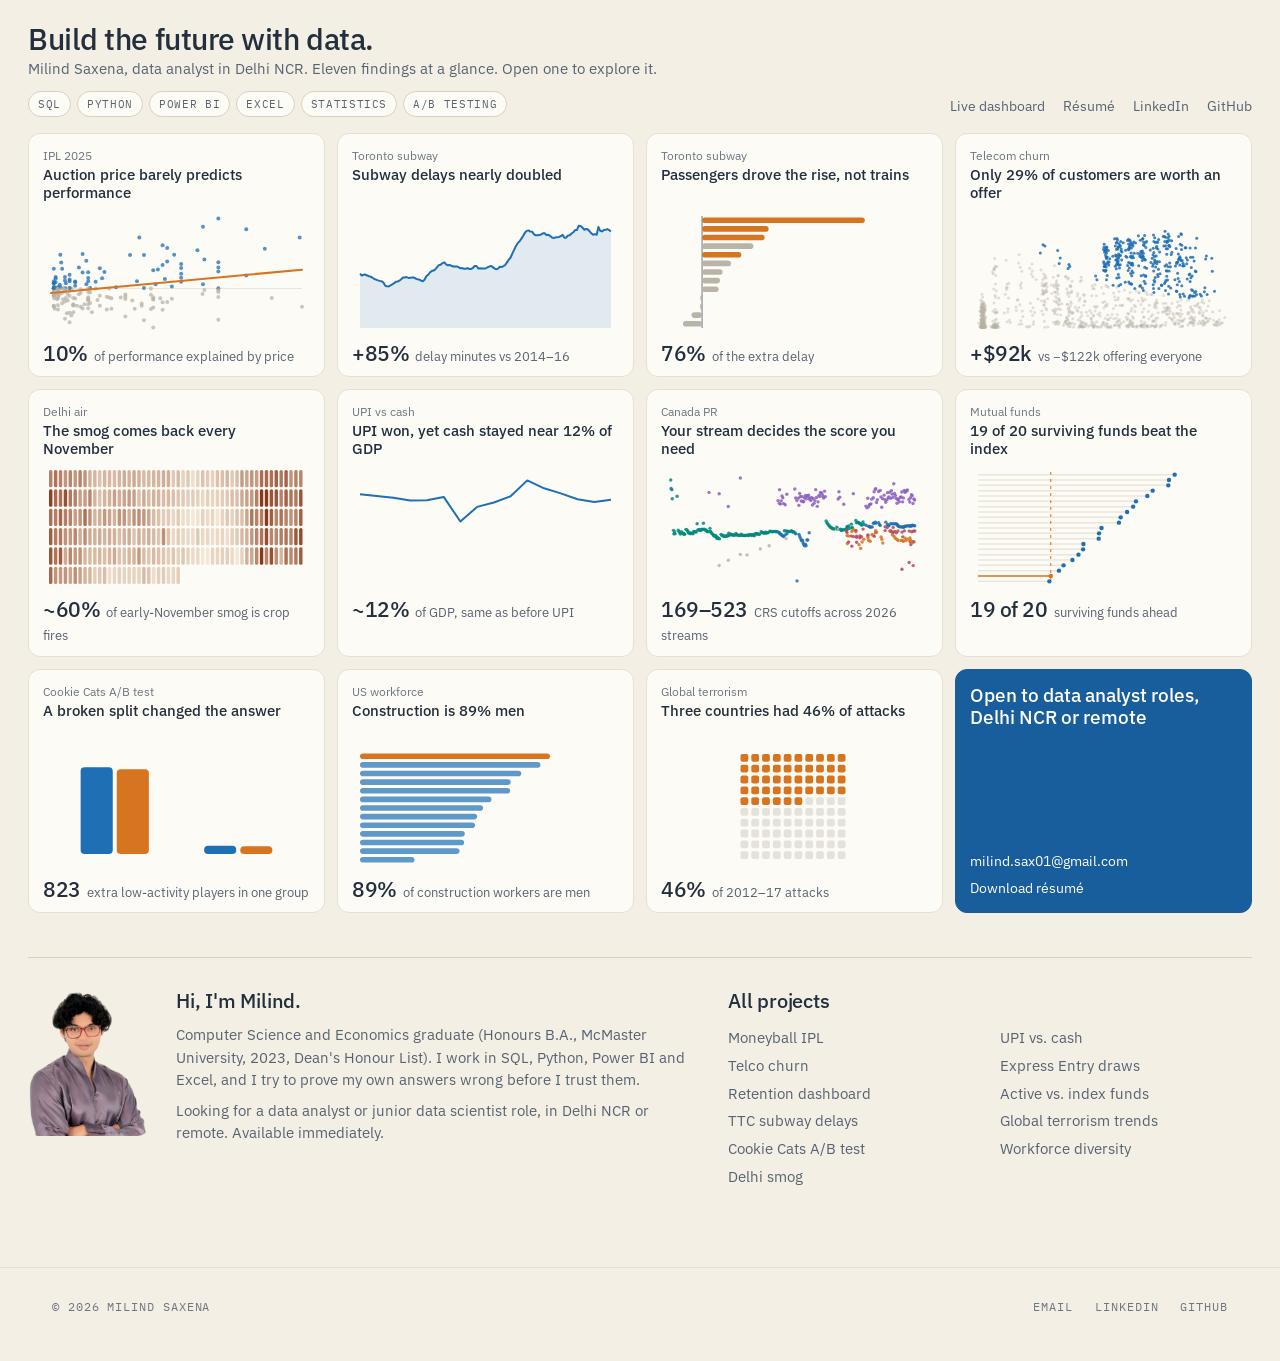
<file: index.html>
<!doctype html>
<html lang="en">
<head>
  <meta charset="utf-8">
  <meta name="viewport" content="width=device-width, initial-scale=1, viewport-fit=cover">
  <title>Milind Saxena · Data Analyst</title>
  <meta name="description" content="Milind Saxena, data analyst in Delhi NCR: SQL, Python and statistics turned into business decisions, from IPL auction value and Delhi's smog to Toronto's subway delays and churn targeting.">
  <meta property="og:title" content="Milind Saxena · Data Analyst">
  <meta property="og:description" content="I turn messy data into business decisions: which IPL buys were worth the money, what really causes Delhi's smog, where Toronto's subway delays come from, and who to send a retention offer.">
  <meta property="og:type" content="website">
  <meta property="og:url" content="https://boredmongoose.github.io/">
  <meta property="og:image" content="https://boredmongoose.github.io/assets/social-preview.png">
  <meta property="og:image:width" content="1200">
  <meta property="og:image:height" content="630">
  <meta property="og:image:alt" content="Milind Saxena, data analyst: I turn messy data into business decisions.">
  <meta name="twitter:card" content="summary_large_image">
  <link rel="canonical" href="https://boredmongoose.github.io/">
  <meta name="theme-color" content="#f3efe5">
  <script type="application/ld+json">{"@context":"https://schema.org","@type":"Person","name":"Milind Saxena","jobTitle":"Data Analyst","url":"https://boredmongoose.github.io/","email":"mailto:milind.sax01@gmail.com","address":{"@type":"PostalAddress","addressLocality":"Ghaziabad","addressRegion":"Delhi NCR","addressCountry":"IN"},"alumniOf":{"@type":"CollegeOrUniversity","name":"McMaster University"},"knowsAbout":["SQL","Python","Power BI","Excel","Statistics","A/B testing","Forecasting"],"sameAs":["https://www.linkedin.com/in/milind-saxena-54399722a","https://github.com/BoredMongoose"]}</script>
  <link rel="icon" href="assets/favicon.svg" type="image/svg+xml">
  <link rel="apple-touch-icon" href="assets/apple-touch-icon.png">
  <link rel="preconnect" href="https://fonts.googleapis.com">
  <link rel="preconnect" href="https://fonts.gstatic.com" crossorigin>
  <link href="https://fonts.googleapis.com/css2?family=IBM+Plex+Mono:wght@400;500&family=IBM+Plex+Sans:wght@400;500;600&display=swap" rel="stylesheet">
  <link rel="stylesheet" href="signal.css?v=5">
</head>
<body>
  <a class="skip-link" href="#work">Skip to the work</a>
  <div class="wall-wrap">
    <header class="top">
      <div>
        <h1>Build the future with data.</h1>
        <p>Milind Saxena, data analyst in Delhi NCR. Eleven findings at a glance. Open one to explore it.</p>
        <ul class="skills" aria-label="Tools"><li>SQL</li><li>Python</li><li>Power BI</li><li>Excel</li><li>Statistics</li><li>A/B testing</li></ul>
      </div>
      <nav aria-label="Main">
        <a href="projects/retention-dashboard.html">Live dashboard</a>
        <a href="assets/Milind_Saxena_Resume.pdf">Résumé</a>
        <a href="https://www.linkedin.com/in/milind-saxena-54399722a">LinkedIn</a>
        <a href="https://github.com/BoredMongoose">GitHub</a>
      </nav>
    </header>

    <main class="wall" id="work" aria-label="Project findings"></main>

    <section class="about" id="about" aria-labelledby="about-title">
      <picture><source srcset="assets/milind.webp" type="image/webp"><img src="assets/milind.png" width="656" height="836" loading="lazy" decoding="async" alt="Milind Saxena"></picture>
      <div>
        <h2 id="about-title">Hi, I'm Milind.</h2>
        <p>Computer Science and Economics graduate (Honours B.A., McMaster University, 2023, Dean's Honour List). I work in SQL, Python, Power BI and Excel, and I try to prove my own answers wrong before I trust them.</p>
        <p>Looking for a data analyst or junior data scientist role, in Delhi NCR or remote. Available immediately.</p>
      </div>
      <nav aria-label="All projects">
        <h2>All projects</h2>
        <ul>
        <li><a href="projects/ipl.html">Moneyball IPL</a></li>
        <li><a href="projects/churn.html">Telco churn</a></li>
        <li><a href="projects/retention-dashboard.html">Retention dashboard</a></li>
        <li><a href="projects/ttc.html">TTC subway delays</a></li>
        <li><a href="projects/ab-test.html">Cookie Cats A/B test</a></li>
        <li><a href="projects/delhi.html">Delhi smog</a></li>
        <li><a href="projects/upi.html">UPI vs. cash</a></li>
        <li><a href="projects/express-entry.html">Express Entry draws</a></li>
        <li><a href="projects/funds.html">Active vs. index funds</a></li>
        <li><a href="projects/terrorism.html">Global terrorism trends</a></li>
        <li><a href="projects/workforce.html">Workforce diversity</a></li>
        </ul>
      </nav>
    </section>
  </div>

  <dialog id="detail" aria-labelledby="detail-title">
    <div class="d-head"><div><small id="detail-tag"></small><h2 id="detail-title"></h2></div><button type="button" id="detail-close" aria-label="Close">×</button></div>
    <div class="d-body">
      <dl class="d-sum">
        <div><dt>The question</dt><dd id="sum-q"></dd></div>
        <div><dt>What I found</dt><dd id="sum-a"></dd></div>
        <div><dt>What I'd do</dt><dd id="sum-rec"></dd></div>
        <div class="d-meta"><dt>Data</dt><dd id="sum-data"></dd><dt>Tools</dt><dd id="sum-tools"></dd></div>
      </dl>
      <div id="detail-chart"></div>
    </div>
    <div class="d-foot"><span id="detail-note"></span><a id="detail-link">Full study →</a></div>
  </dialog>

  <footer class="foot mono"><div class="wrap"><span>© 2026 Milind Saxena</span><span class="links"><a href="mailto:milind.sax01@gmail.com">Email</a><a href="https://www.linkedin.com/in/milind-saxena-54399722a">LinkedIn</a><a href="https://github.com/BoredMongoose">GitHub</a></span></div></footer>

  <script src="assets/chart-data.js?v=1" defer></script>
  <script src="assets/charts.js?v=3" defer></script>
  <script src="assets/home.js?v=6" defer></script>
</body>
</html>
</file>
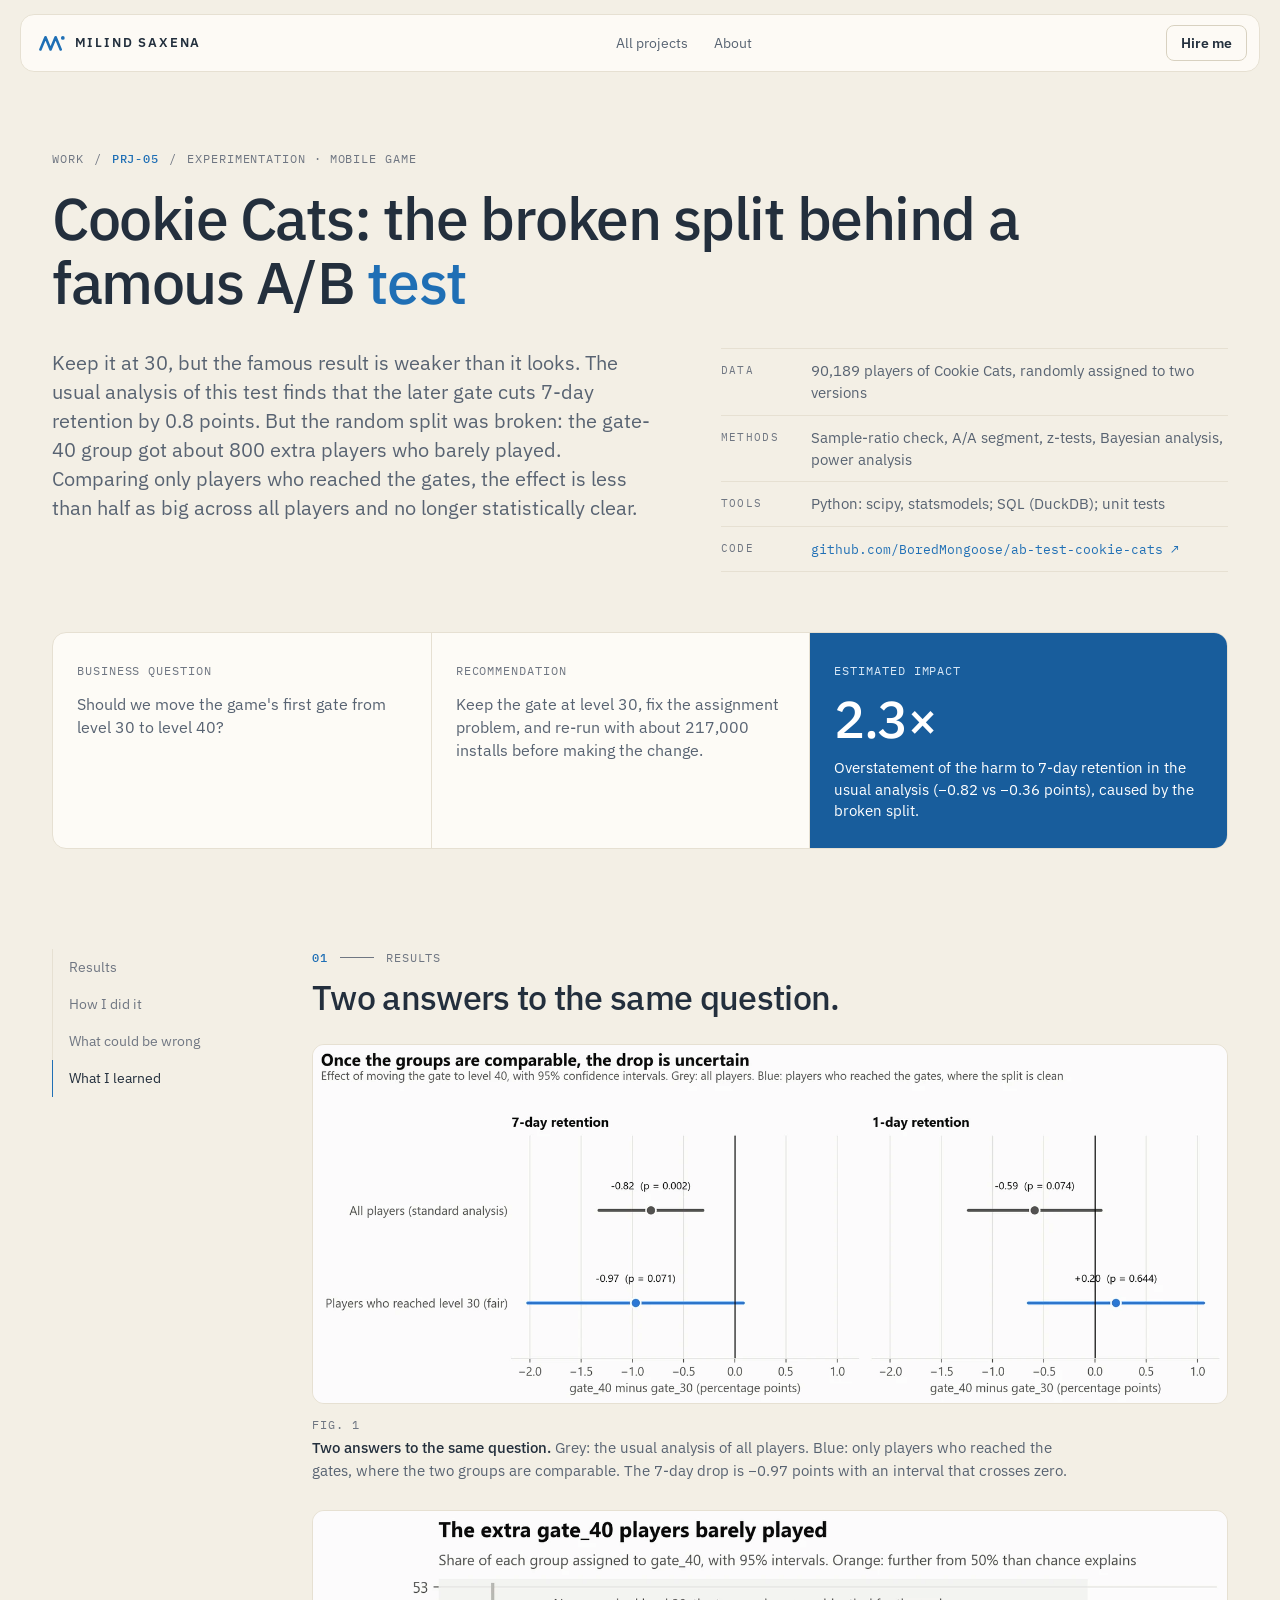
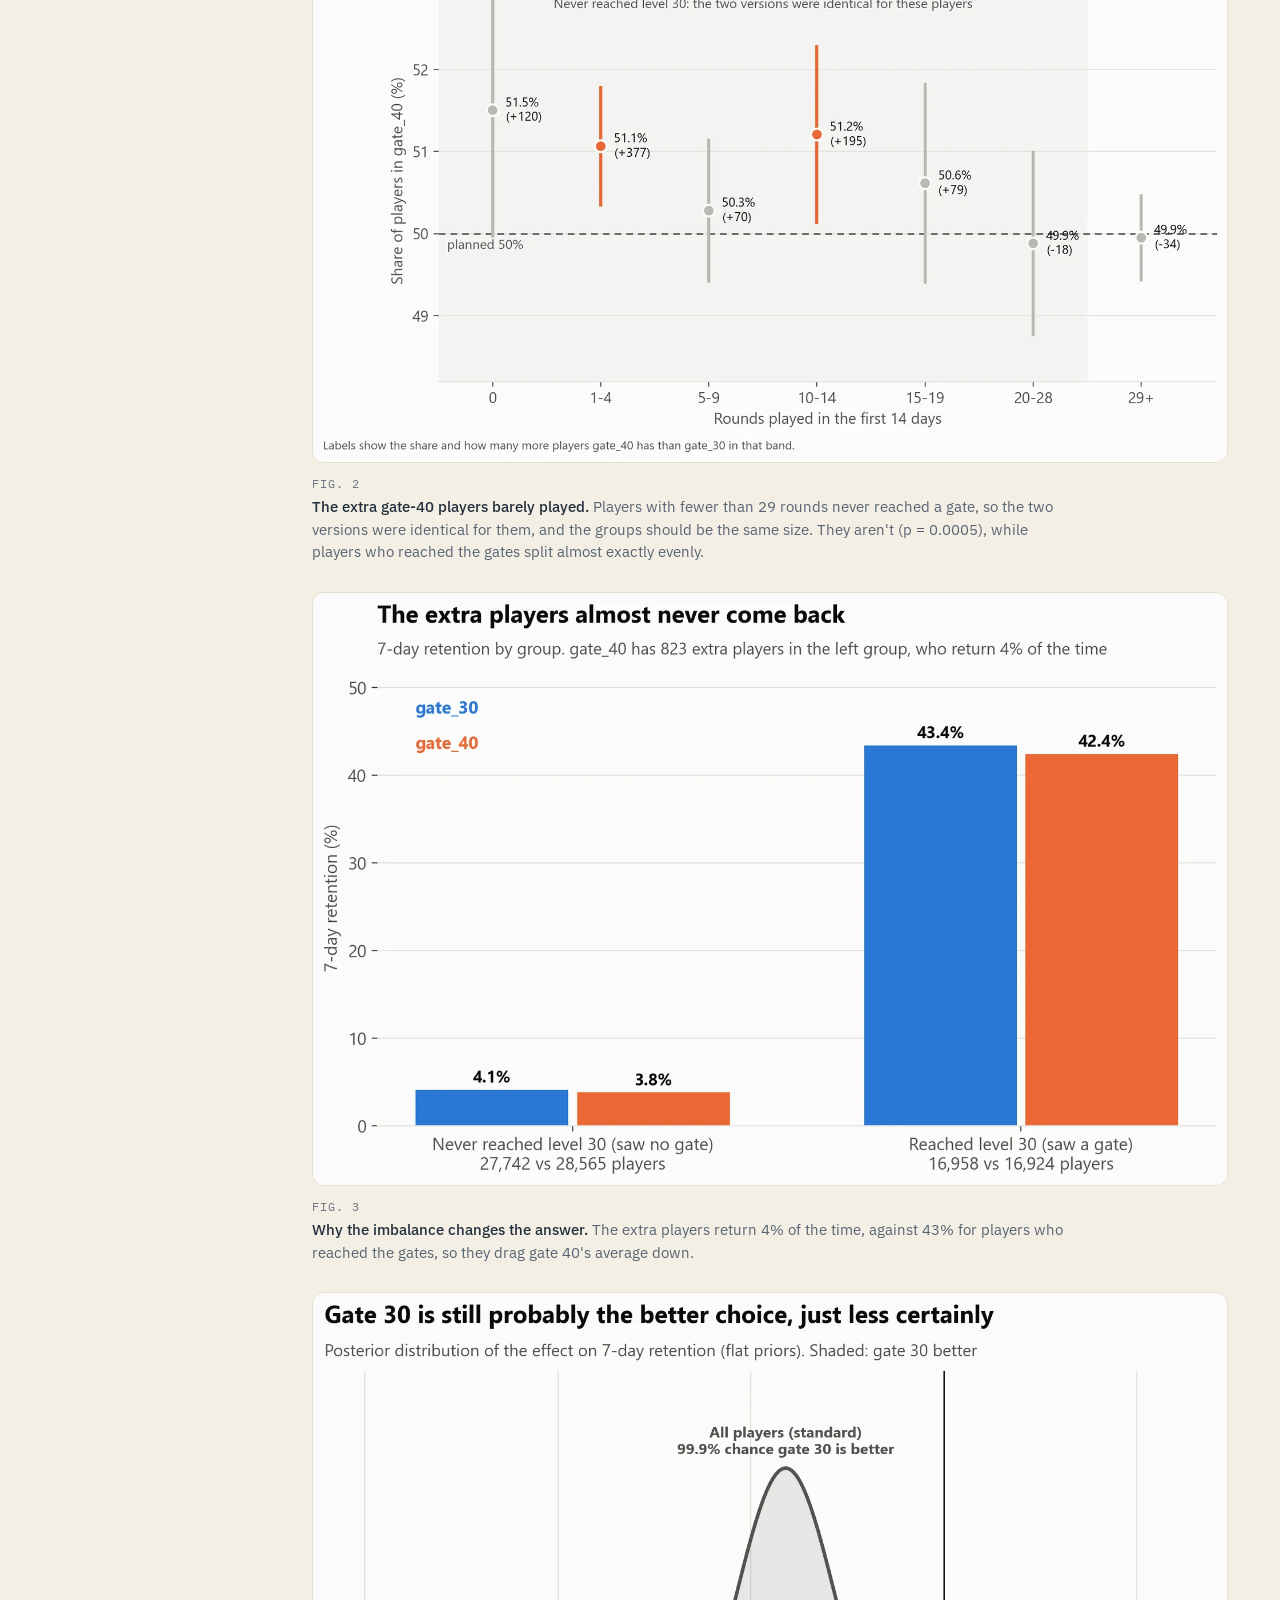
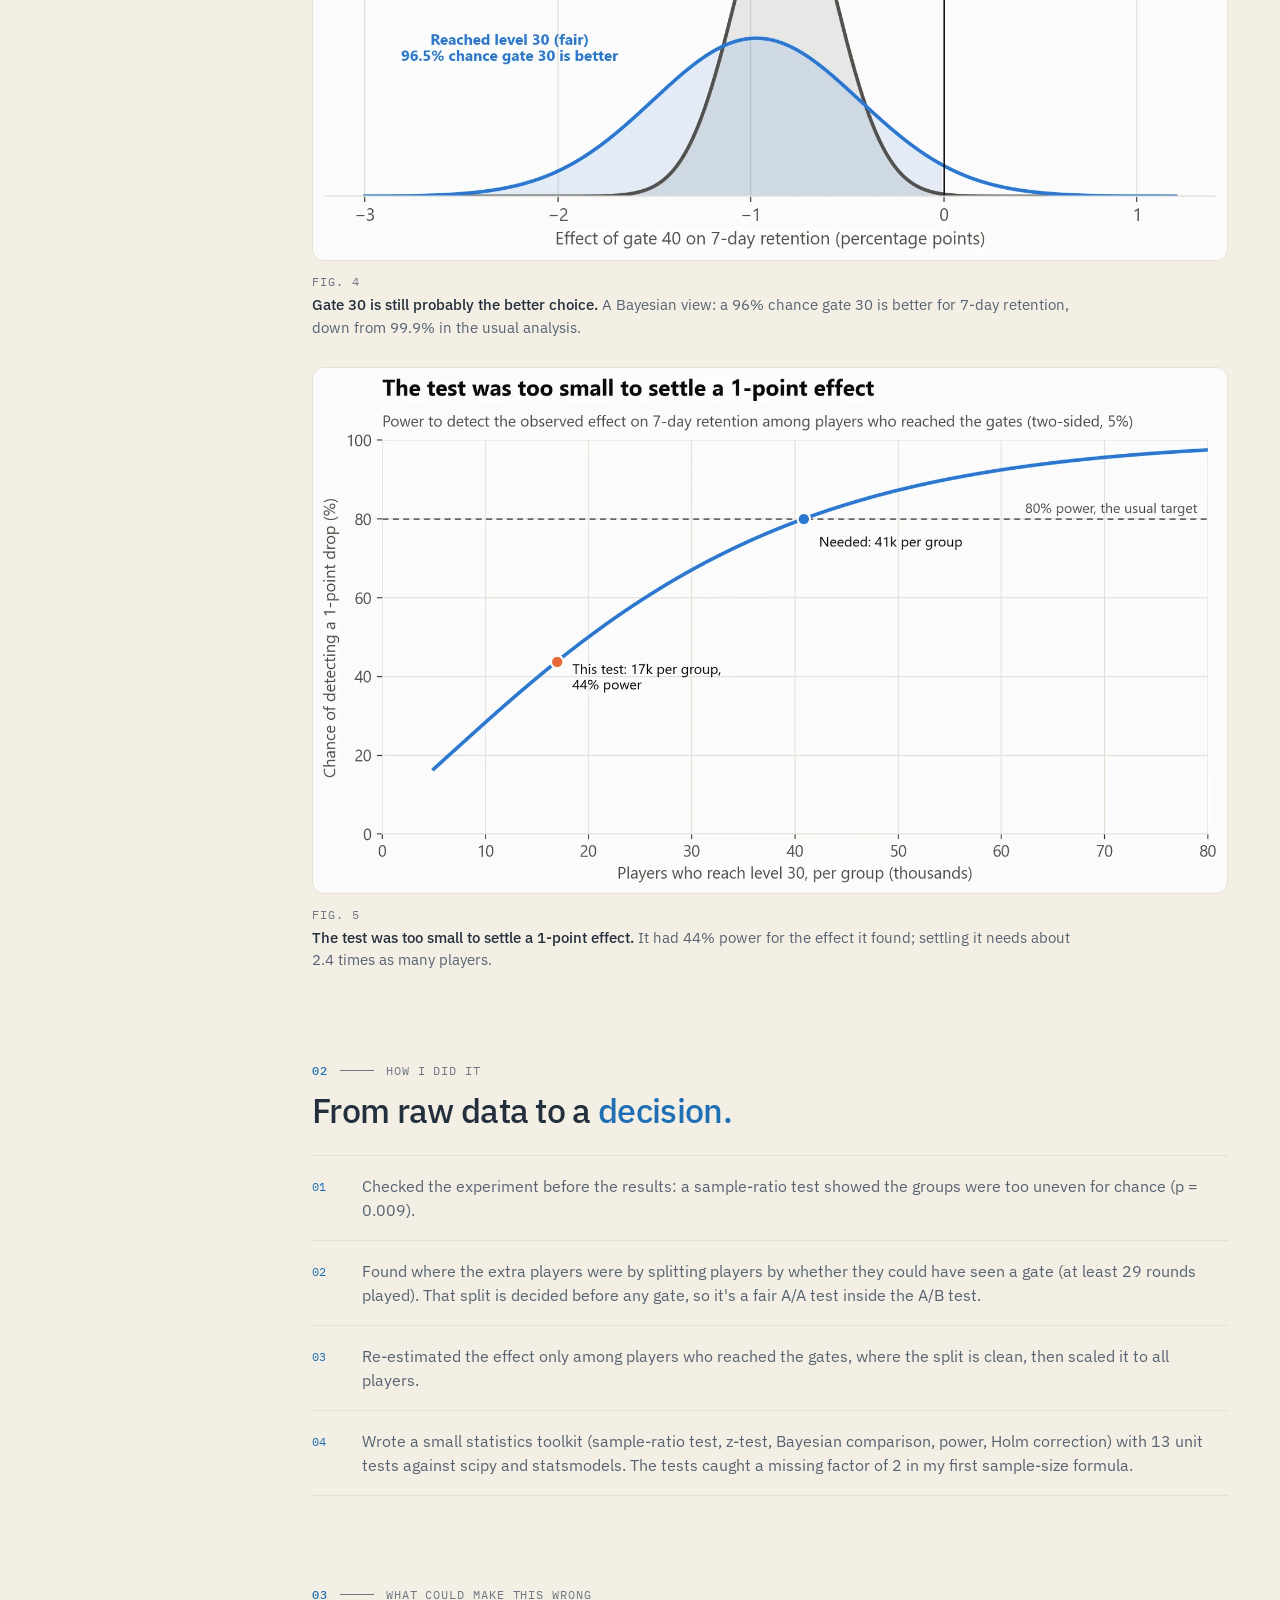
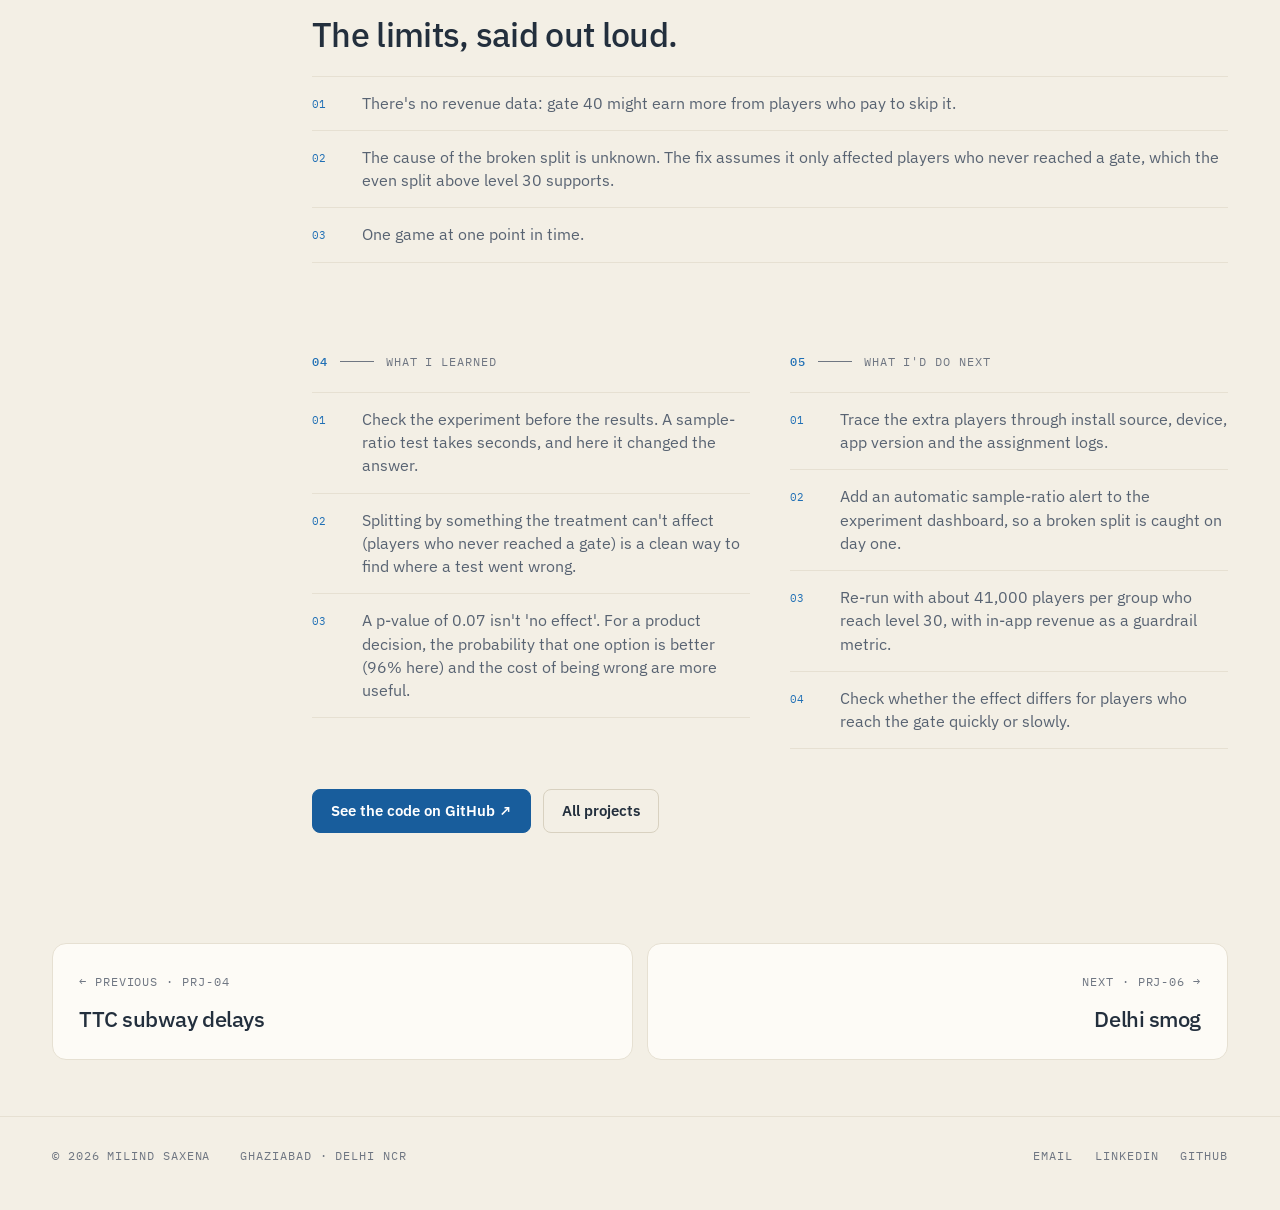
<file: projects/ab-test.html>
<!doctype html>
<html lang="en">
<head>
  <meta charset="utf-8">
  <meta name="viewport" content="width=device-width, initial-scale=1, viewport-fit=cover">
  <title>Cookie Cats: the broken split behind a famous A/B test · Milind Saxena</title>
  <meta name="description" content="The test&#x27;s random split was broken: one group got 823 extra players who barely played. Corrected, the later gate lowers 7-day retention by about 1 point…">
  <meta property="og:title" content="Cookie Cats: the broken split behind a famous A/B test · Milind Saxena">
  <meta property="og:description" content="The test&#x27;s random split was broken: one group got 823 extra players who barely played. Corrected, the later gate lowers 7-day retention by about 1 point…">
  <meta property="og:type" content="article">
  <meta property="og:url" content="https://boredmongoose.github.io/projects/ab-test.html">
  <meta property="og:image" content="https://boredmongoose.github.io/assets/og/ab-test.png">
  <meta property="og:image:width" content="1200">
  <meta property="og:image:height" content="628">
  <meta name="twitter:card" content="summary_large_image">
  <link rel="canonical" href="https://boredmongoose.github.io/projects/ab-test.html">
  <meta name="theme-color" content="#f3efe5">
  <link rel="icon" href="../assets/favicon.svg" type="image/svg+xml">
  <link rel="preconnect" href="https://fonts.googleapis.com">
  <link rel="preconnect" href="https://fonts.gstatic.com" crossorigin>
  <link href="https://fonts.googleapis.com/css2?family=IBM+Plex+Mono:wght@400;500&family=IBM+Plex+Sans:wght@400;500;600&display=swap" rel="stylesheet">
  <link rel="stylesheet" href="../signal.css?v=5">
</head>
<body>
  <a class="skip-link" href="#main">Skip to the case study</a>
  <svg width="0" height="0" style="position:absolute" aria-hidden="true"><symbol id="mark" viewBox="0 0 36 24"><path d="M2 21 L9 4 L16 21 L23 4 L30 21" fill="none" stroke="currentColor" stroke-width="3.6" stroke-linejoin="round" stroke-linecap="round"/><circle cx="33" cy="5" r="2.6" fill="currentColor"/></symbol></svg>
  <header class="nav">
    <a class="logo" href="../index.html"><svg aria-hidden="true"><use href="#mark"/></svg>MILIND SAXENA</a>
    <nav aria-label="Main"><a href="../index.html#work">All projects</a><a href="../index.html#about">About</a></nav>
    <a class="btn sm" href="../index.html#contact">Hire me</a>
  </header>

  <main class="wrap" id="main">
    <section class="case-top">
      <p class="crumb mono"><a href="../index.html#work">Work</a>/<b>PRJ-05</b>/<span>Experimentation · Mobile game</span></p>
      <h1 class="metal">Cookie Cats: the broken split behind a famous A/B <span class="it">test</span></h1>
      <div class="case-lede">
        <p>Keep it at 30, but the famous result is weaker than it looks. The usual analysis of this test finds that the later gate cuts 7-day retention by 0.8 points. But the random split was broken: the gate-40 group got about 800 extra players who barely played. Comparing only players who reached the gates, the effect is less than half as big across all players and no longer statistically clear.</p>
        <dl class="spec">
          <dt>Data</dt><dd>90,189 players of Cookie Cats, randomly assigned to two versions</dd>
          <dt>Methods</dt><dd>Sample-ratio check, A/A segment, z-tests, Bayesian analysis, power analysis</dd>
          <dt>Tools</dt><dd>Python: scipy, statsmodels; SQL (DuckDB); unit tests</dd>
          <dt>Code</dt><dd><a href="https://github.com/BoredMongoose/ab-test-cookie-cats">github.com/BoredMongoose/ab-test-cookie-cats ↗</a></dd>
        </dl>
      </div>
    </section>

    <div class="impact">
      <div><span class="mono">Business question</span><p>Should we move the game&#x27;s first gate from level 30 to level 40?</p></div>
      <div><span class="mono">Recommendation</span><p>Keep the gate at level 30, fix the assignment problem, and re-run with about 217,000 installs before making the change.</p></div>
      <div><span class="mono">Estimated impact</span><strong>2.3×</strong><p>Overstatement of the harm to 7-day retention in the usual analysis (−0.82 vs −0.36 points), caused by the broken split.</p></div>
    </div>

    <div class="case-doc">
      <nav class="toc" aria-label="On this page"><a href="#results" class="on">Results</a><a href="#how">How I did it</a><a href="#limits">What could be wrong</a><a href="#learned">What I learned</a></nav>
      <div>
        <section id="results"><p class="kick mono"><b>01</b><i></i>Results</p>
          <h2>Two answers to the same question.</h2>
          <figure class="case-fig">
            <div class="imgbox"><img src="../assets/projects/ab-test-cookie-cats/01_two_answers.webp" width="1600" height="626" loading="lazy" decoding="async" alt="Two answers to the same question. Grey: the usual analysis of all players. Blue: only players who reached the gates, where the two groups are comparable. The 7-day drop is −0.97 points with an interval that crosses zero."></div>
            <figcaption><span class="mono">Fig. 1</span><strong>Two answers to the same question.</strong> Grey: the usual analysis of all players. Blue: only players who reached the gates, where the two groups are comparable. The 7-day drop is −0.97 points with an interval that crosses zero.</figcaption>
          </figure>
          <figure class="case-fig">
            <div class="imgbox"><img src="../assets/projects/ab-test-cookie-cats/02_where_the_imbalance_is.webp" width="1600" height="964" loading="lazy" decoding="async" alt="The extra gate-40 players barely played. Players with fewer than 29 rounds never reached a gate, so the two versions were identical for them, and the groups should be the same size. They aren&#x27;t (p = 0.0005), while players who reached the gates split almost exactly evenly."></div>
            <figcaption><span class="mono">Fig. 2</span><strong>The extra gate-40 players barely played.</strong> Players with fewer than 29 rounds never reached a gate, so the two versions were identical for them, and the groups should be the same size. They aren&#x27;t (p = 0.0005), while players who reached the gates split almost exactly evenly.</figcaption>
          </figure>
          <figure class="case-fig">
            <div class="imgbox"><img src="../assets/projects/ab-test-cookie-cats/03_why_it_matters.webp" width="1600" height="1037" loading="lazy" decoding="async" alt="Why the imbalance changes the answer. The extra players return 4% of the time, against 43% for players who reached the gates, so they drag gate 40&#x27;s average down."></div>
            <figcaption><span class="mono">Fig. 3</span><strong>Why the imbalance changes the answer.</strong> The extra players return 4% of the time, against 43% for players who reached the gates, so they drag gate 40&#x27;s average down.</figcaption>
          </figure>
          <figure class="case-fig">
            <div class="imgbox"><img src="../assets/projects/ab-test-cookie-cats/04_how_sure.webp" width="1589" height="985" loading="lazy" decoding="async" alt="Gate 30 is still probably the better choice. A Bayesian view: a 96% chance gate 30 is better for 7-day retention, down from 99.9% in the usual analysis."></div>
            <figcaption><span class="mono">Fig. 4</span><strong>Gate 30 is still probably the better choice.</strong> A Bayesian view: a 96% chance gate 30 is better for 7-day retention, down from 99.9% in the usual analysis.</figcaption>
          </figure>
          <figure class="case-fig">
            <div class="imgbox"><img src="../assets/projects/ab-test-cookie-cats/05_power.webp" width="1600" height="918" loading="lazy" decoding="async" alt="The test was too small to settle a 1-point effect. It had 44% power for the effect it found; settling it needs about 2.4 times as many players."></div>
            <figcaption><span class="mono">Fig. 5</span><strong>The test was too small to settle a 1-point effect.</strong> It had 44% power for the effect it found; settling it needs about 2.4 times as many players.</figcaption>
          </figure>
        </section>

        <section id="how"><p class="kick mono"><b>02</b><i></i>How I did it</p>
          <h2>From raw data to a <span class="it">decision.</span></h2>
          <ol class="method">
            <li>Checked the experiment before the results: a sample-ratio test showed the groups were too uneven for chance (p = 0.009).</li>
            <li>Found where the extra players were by splitting players by whether they could have seen a gate (at least 29 rounds played). That split is decided before any gate, so it&#x27;s a fair A/A test inside the A/B test.</li>
            <li>Re-estimated the effect only among players who reached the gates, where the split is clean, then scaled it to all players.</li>
            <li>Wrote a small statistics toolkit (sample-ratio test, z-test, Bayesian comparison, power, Holm correction) with 13 unit tests against scipy and statsmodels. The tests caught a missing factor of 2 in my first sample-size formula.</li>
          </ol>
        </section>

        <section id="limits"><p class="kick mono"><b>03</b><i></i>What could make this wrong</p>
          <h2>The limits, said out loud.</h2>
          <ul class="notes">
            <li><span>01</span>There&#x27;s no revenue data: gate 40 might earn more from players who pay to skip it.</li>
            <li><span>02</span>The cause of the broken split is unknown. The fix assumes it only affected players who never reached a gate, which the even split above level 30 supports.</li>
            <li><span>03</span>One game at one point in time.</li>
          </ul>
        </section>

        <section id="learned" class="case-two">
          <div><p class="kick mono"><b>04</b><i></i>What I learned</p>
            <ul class="notes">
            <li><span>01</span>Check the experiment before the results. A sample-ratio test takes seconds, and here it changed the answer.</li>
            <li><span>02</span>Splitting by something the treatment can&#x27;t affect (players who never reached a gate) is a clean way to find where a test went wrong.</li>
            <li><span>03</span>A p-value of 0.07 isn&#x27;t &#x27;no effect&#x27;. For a product decision, the probability that one option is better (96% here) and the cost of being wrong are more useful.</li>
            </ul>
          </div>
          <div><p class="kick mono"><b>05</b><i></i>What I'd do next</p>
            <ul class="notes">
            <li><span>01</span>Trace the extra players through install source, device, app version and the assignment logs.</li>
            <li><span>02</span>Add an automatic sample-ratio alert to the experiment dashboard, so a broken split is caught on day one.</li>
            <li><span>03</span>Re-run with about 41,000 players per group who reach level 30, with in-app revenue as a guardrail metric.</li>
            <li><span>04</span>Check whether the effect differs for players who reach the gate quickly or slowly.</li>
            </ul>
          </div>
        </section>

        <div class="code-cta"><a class="btn red" href="https://github.com/BoredMongoose/ab-test-cookie-cats">See the code on GitHub ↗</a><a class="btn" href="../index.html#work">All projects</a></div>
      </div>
    </div>

    <nav class="pager" aria-label="More projects">
      <a href="ttc.html"><span class="mono">← Previous · PRJ-04</span><b>TTC subway delays</b></a>
      <a href="delhi.html"><span class="mono">Next · PRJ-06 →</span><b>Delhi smog</b></a>
    </nav>
  </main>

  <footer class="foot mono"><div class="wrap"><span>© 2026 Milind Saxena</span><span>Ghaziabad · Delhi NCR</span><span class="links"><a href="mailto:milind.sax01@gmail.com">Email</a><a href="https://www.linkedin.com/in/milind-saxena-54399722a">LinkedIn</a><a href="https://github.com/BoredMongoose">GitHub</a></span></div></footer>
  <script>
    // highlight the section you're reading in the side menu
    const toc = [...document.querySelectorAll(".toc a")], parts = toc.map((a) => document.querySelector(a.getAttribute("href")));
    const io = new IntersectionObserver((es) => es.forEach((e) => { if (e.isIntersecting) toc.forEach((a, i) => a.classList.toggle("on", parts[i] === e.target)); }), { rootMargin: "-35% 0px -60% 0px" });
    parts.forEach((p) => io.observe(p));
  </script>
</body>
</html>
</file>
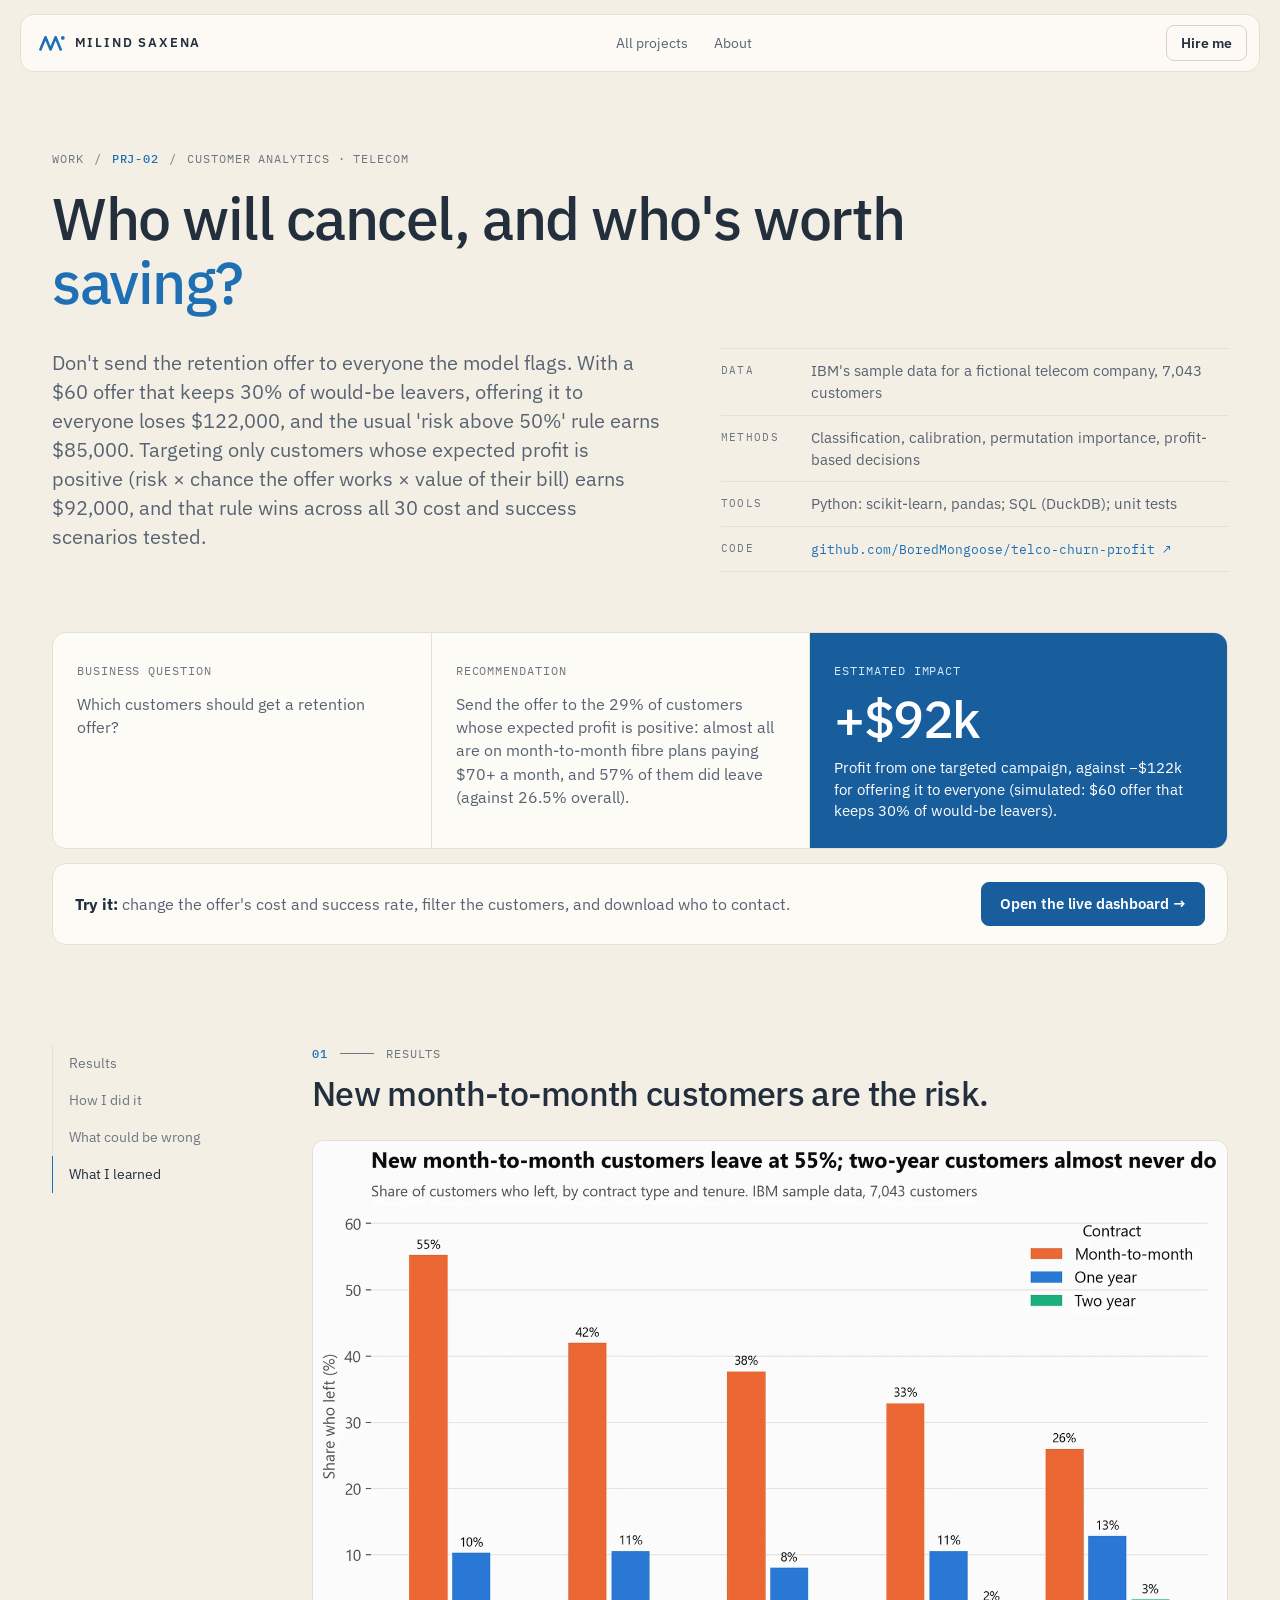
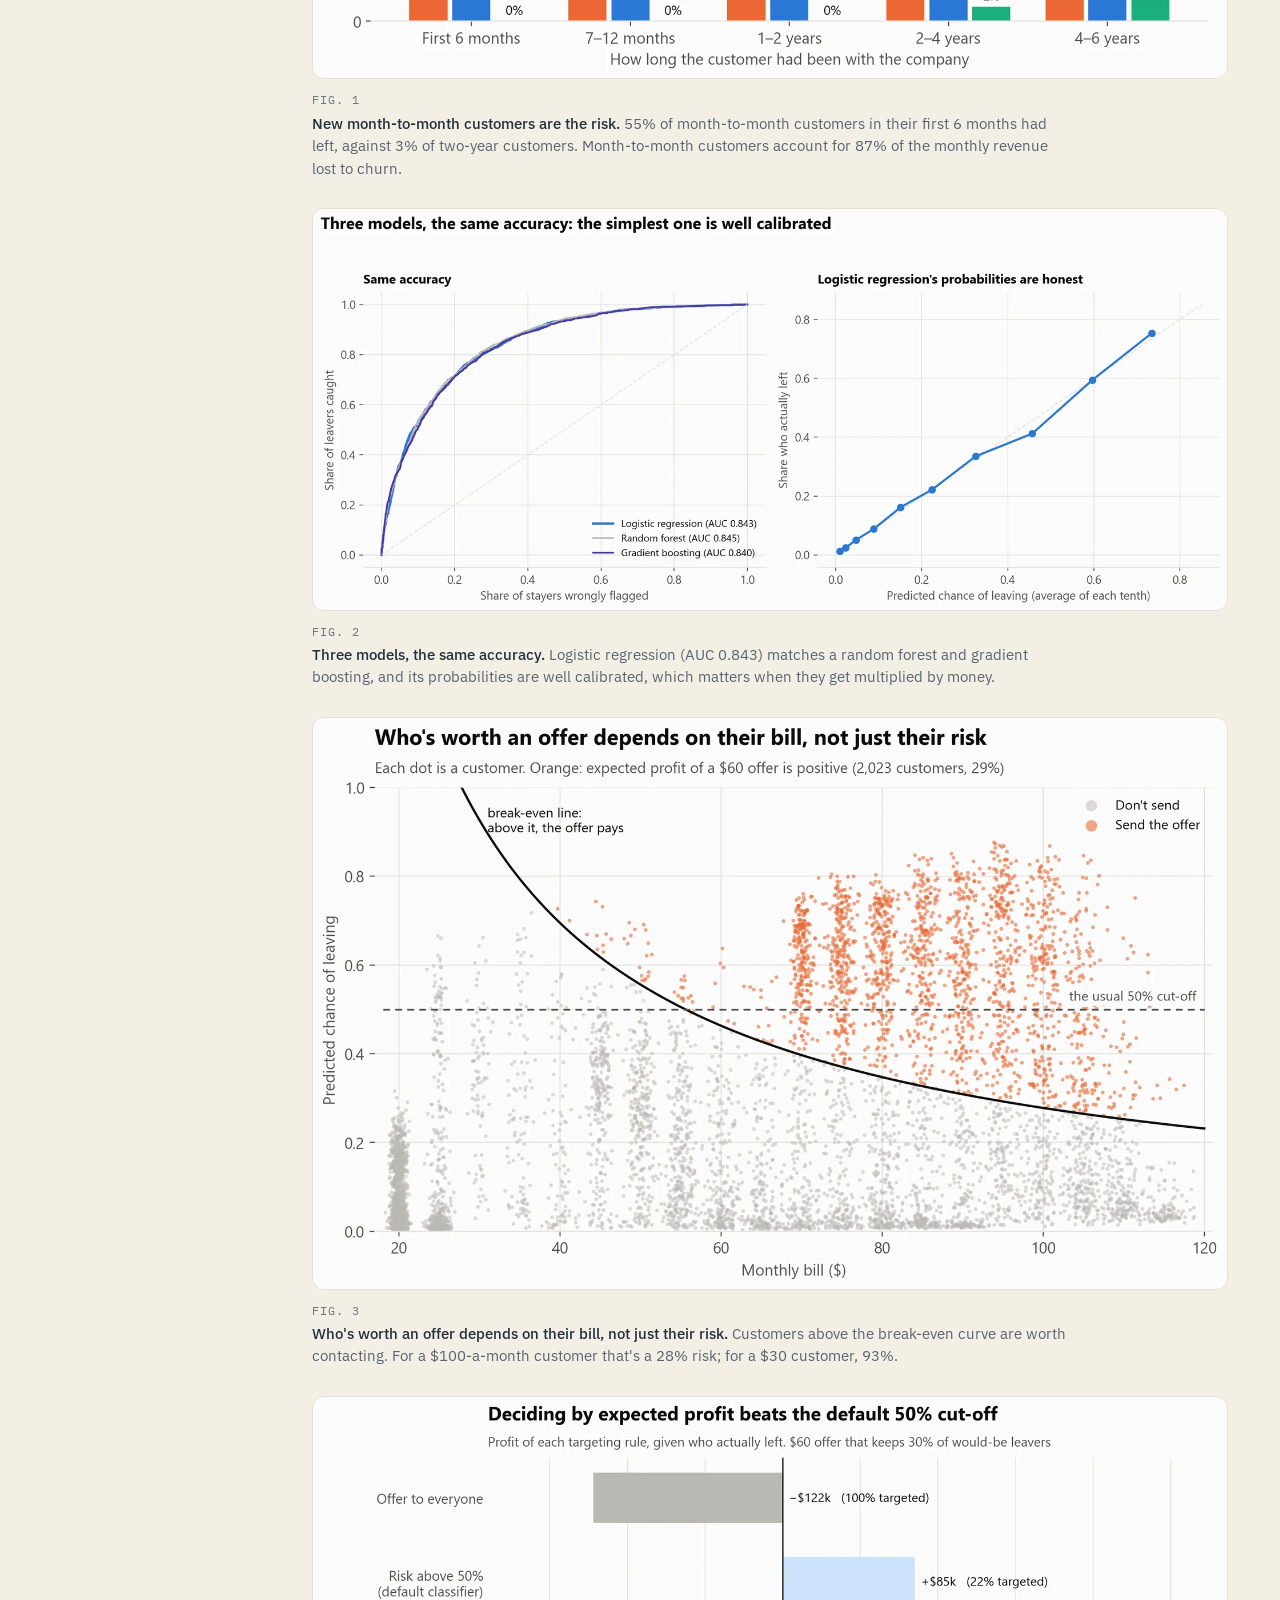
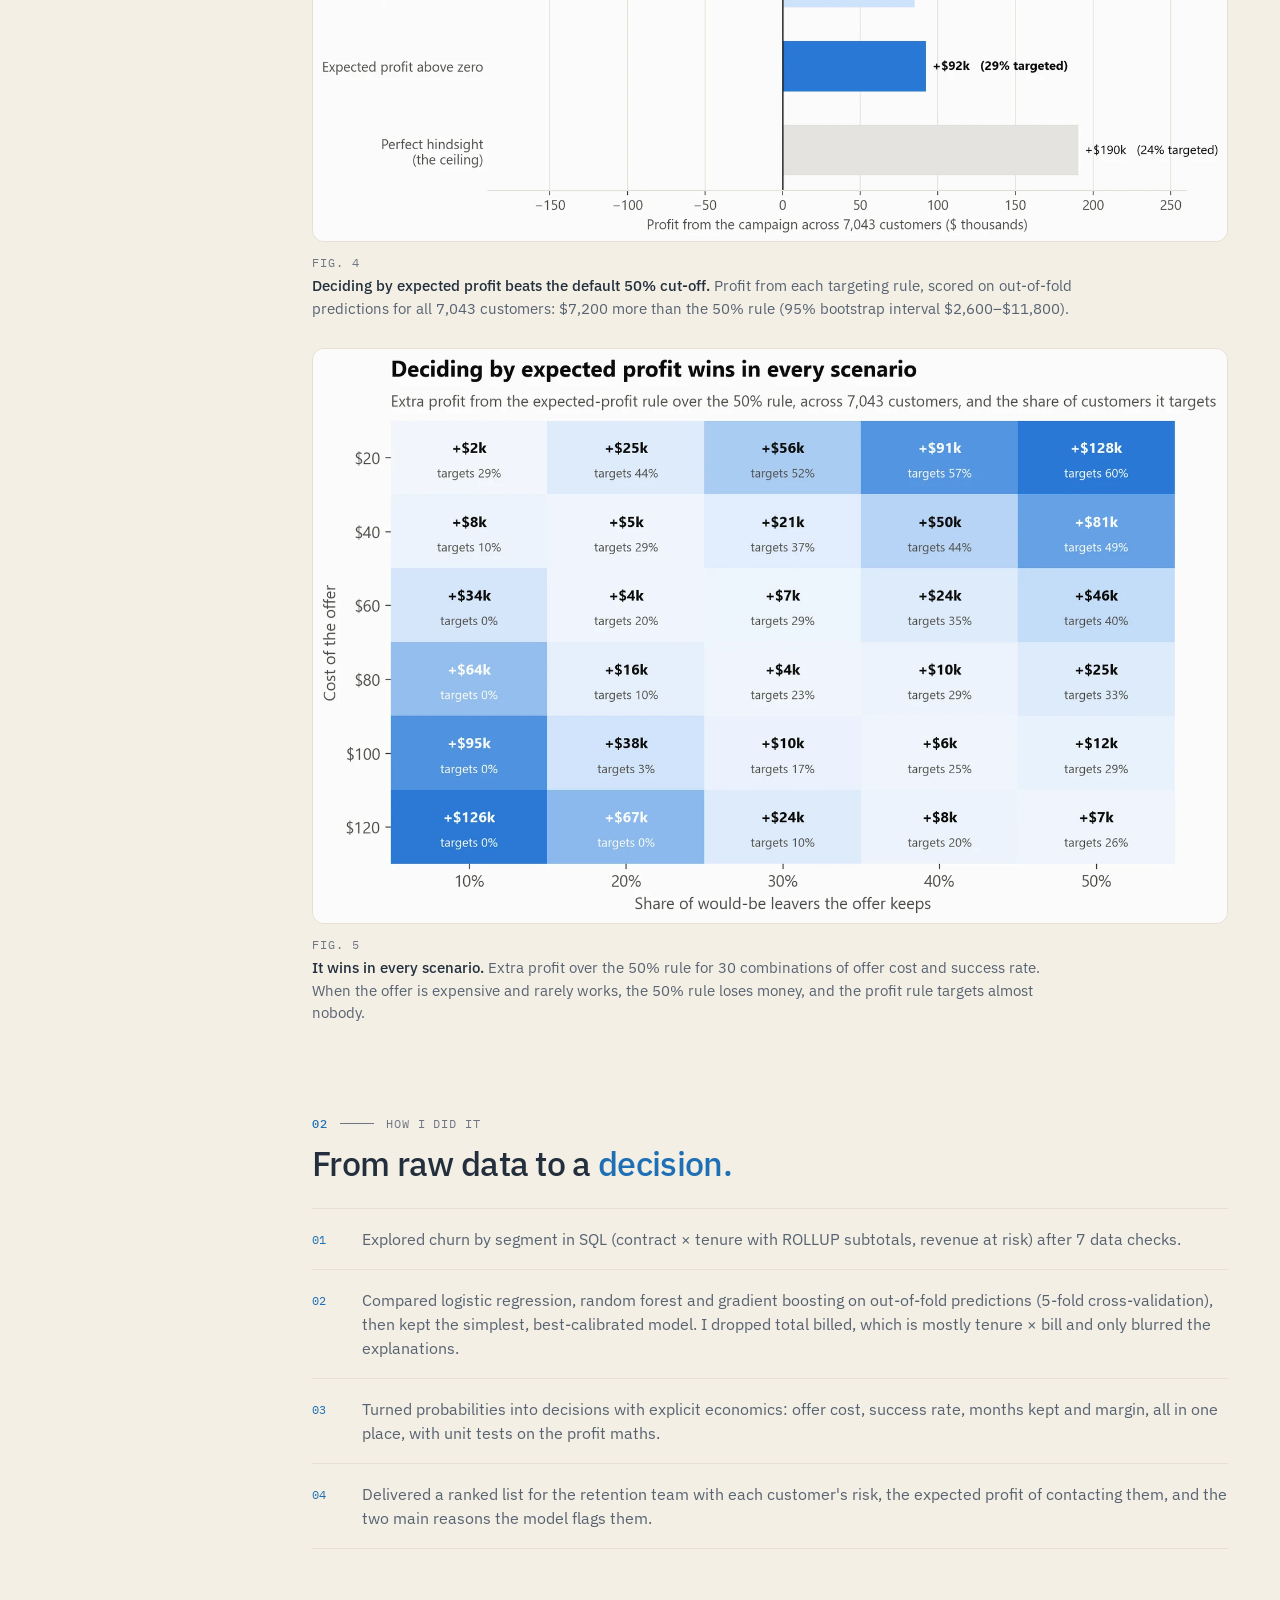
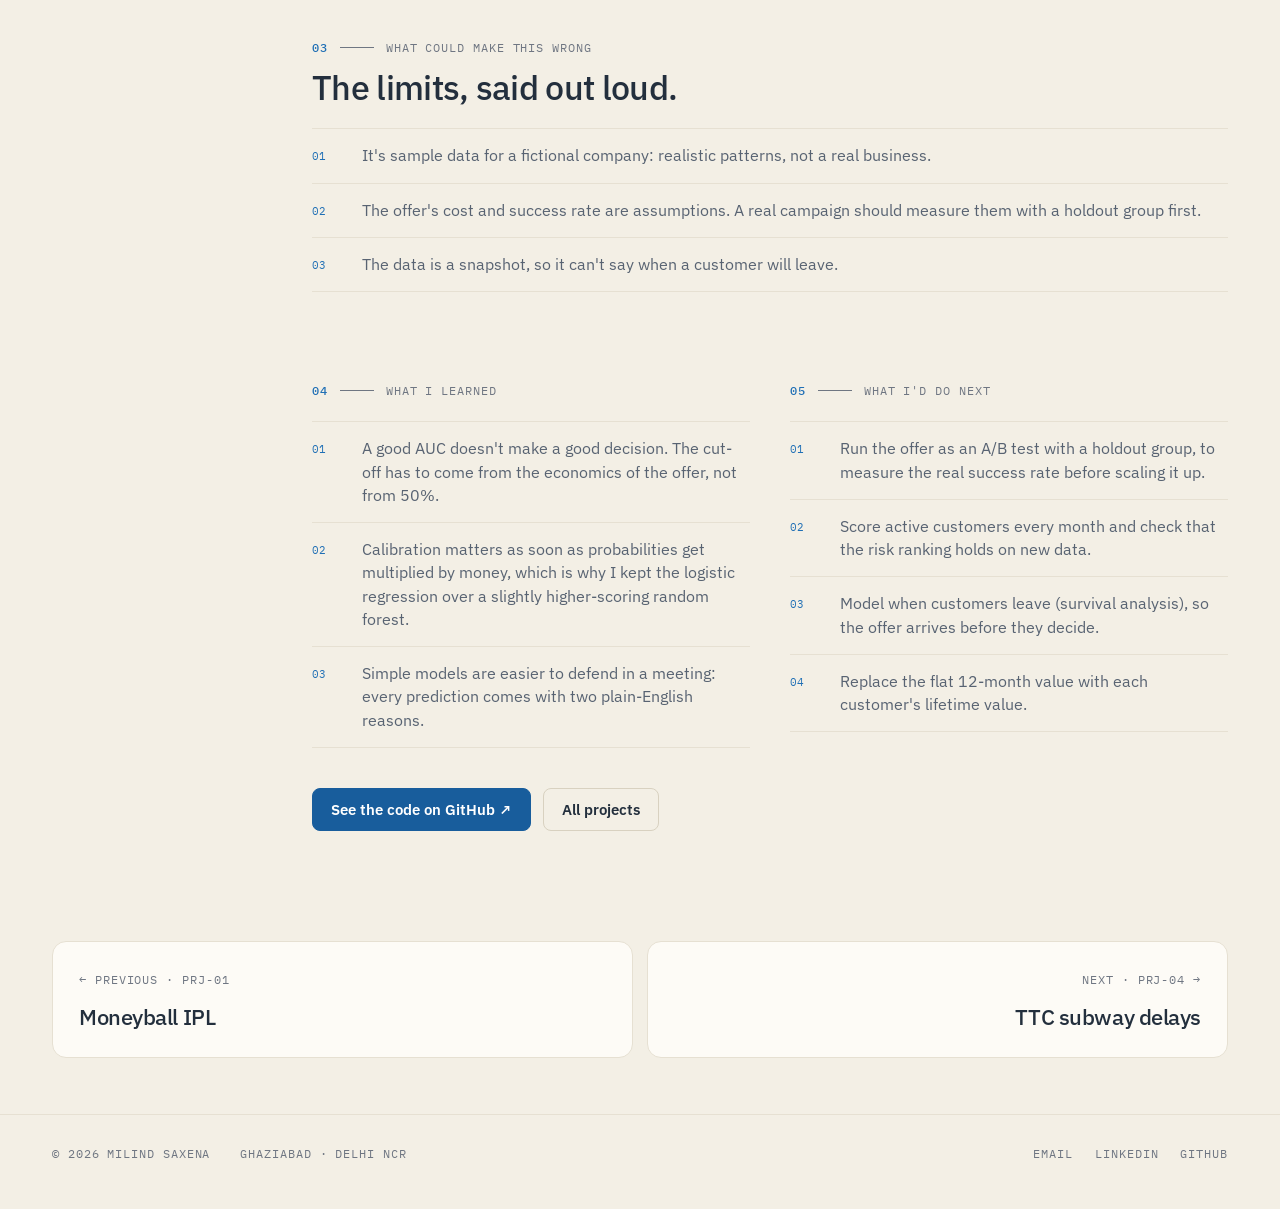
<file: projects/churn.html>
<!doctype html>
<html lang="en">
<head>
  <meta charset="utf-8">
  <meta name="viewport" content="width=device-width, initial-scale=1, viewport-fit=cover">
  <title>Who will cancel, and who&#x27;s worth saving? · Milind Saxena</title>
  <meta name="description" content="Only the 29% where the offer pays for itself (churn risk × the customer&#x27;s bill). That beat the usual &#x27;risk above 50%&#x27; rule in all 30 cost scenarios…">
  <meta property="og:title" content="Who will cancel, and who&#x27;s worth saving? · Milind Saxena">
  <meta property="og:description" content="Only the 29% where the offer pays for itself (churn risk × the customer&#x27;s bill). That beat the usual &#x27;risk above 50%&#x27; rule in all 30 cost scenarios…">
  <meta property="og:type" content="article">
  <meta property="og:url" content="https://boredmongoose.github.io/projects/churn.html">
  <meta property="og:image" content="https://boredmongoose.github.io/assets/og/churn.png">
  <meta property="og:image:width" content="1200">
  <meta property="og:image:height" content="628">
  <meta name="twitter:card" content="summary_large_image">
  <link rel="canonical" href="https://boredmongoose.github.io/projects/churn.html">
  <meta name="theme-color" content="#f3efe5">
  <link rel="icon" href="../assets/favicon.svg" type="image/svg+xml">
  <link rel="preconnect" href="https://fonts.googleapis.com">
  <link rel="preconnect" href="https://fonts.gstatic.com" crossorigin>
  <link href="https://fonts.googleapis.com/css2?family=IBM+Plex+Mono:wght@400;500&family=IBM+Plex+Sans:wght@400;500;600&display=swap" rel="stylesheet">
  <link rel="stylesheet" href="../signal.css?v=5">
</head>
<body>
  <a class="skip-link" href="#main">Skip to the case study</a>
  <svg width="0" height="0" style="position:absolute" aria-hidden="true"><symbol id="mark" viewBox="0 0 36 24"><path d="M2 21 L9 4 L16 21 L23 4 L30 21" fill="none" stroke="currentColor" stroke-width="3.6" stroke-linejoin="round" stroke-linecap="round"/><circle cx="33" cy="5" r="2.6" fill="currentColor"/></symbol></svg>
  <header class="nav">
    <a class="logo" href="../index.html"><svg aria-hidden="true"><use href="#mark"/></svg>MILIND SAXENA</a>
    <nav aria-label="Main"><a href="../index.html#work">All projects</a><a href="../index.html#about">About</a></nav>
    <a class="btn sm" href="../index.html#contact">Hire me</a>
  </header>

  <main class="wrap" id="main">
    <section class="case-top">
      <p class="crumb mono"><a href="../index.html#work">Work</a>/<b>PRJ-02</b>/<span>Customer analytics · Telecom</span></p>
      <h1 class="metal">Who will cancel, and who&#x27;s worth <span class="it">saving?</span></h1>
      <div class="case-lede">
        <p>Don&#x27;t send the retention offer to everyone the model flags. With a $60 offer that keeps 30% of would-be leavers, offering it to everyone loses $122,000, and the usual &#x27;risk above 50%&#x27; rule earns $85,000. Targeting only customers whose expected profit is positive (risk × chance the offer works × value of their bill) earns $92,000, and that rule wins across all 30 cost and success scenarios tested.</p>
        <dl class="spec">
          <dt>Data</dt><dd>IBM&#x27;s sample data for a fictional telecom company, 7,043 customers</dd>
          <dt>Methods</dt><dd>Classification, calibration, permutation importance, profit-based decisions</dd>
          <dt>Tools</dt><dd>Python: scikit-learn, pandas; SQL (DuckDB); unit tests</dd>
          <dt>Code</dt><dd><a href="https://github.com/BoredMongoose/telco-churn-profit">github.com/BoredMongoose/telco-churn-profit ↗</a></dd>
        </dl>
      </div>
    </section>

    <div class="impact">
      <div><span class="mono">Business question</span><p>Which customers should get a retention offer?</p></div>
      <div><span class="mono">Recommendation</span><p>Send the offer to the 29% of customers whose expected profit is positive: almost all are on month-to-month fibre plans paying $70+ a month, and 57% of them did leave (against 26.5% overall).</p></div>
      <div><span class="mono">Estimated impact</span><strong>+$92k</strong><p>Profit from one targeted campaign, against −$122k for offering it to everyone (simulated: $60 offer that keeps 30% of would-be leavers).</p></div>
    </div>
    <div class="panel dash-cta">
      <p><b style="color:var(--ink)">Try it:</b> change the offer's cost and success rate, filter the customers, and download who to contact.</p>
      <a class="btn red" href="retention-dashboard.html">Open the live dashboard →</a>
    </div>

    <div class="case-doc">
      <nav class="toc" aria-label="On this page"><a href="#results" class="on">Results</a><a href="#how">How I did it</a><a href="#limits">What could be wrong</a><a href="#learned">What I learned</a></nav>
      <div>
        <section id="results"><p class="kick mono"><b>01</b><i></i>Results</p>
          <h2>New month-to-month customers are the risk.</h2>
          <figure class="case-fig">
            <div class="imgbox"><img src="../assets/projects/telco-churn-profit/01_who_leaves.webp" width="1600" height="941" loading="lazy" decoding="async" alt="New month-to-month customers are the risk. 55% of month-to-month customers in their first 6 months had left, against 3% of two-year customers. Month-to-month customers account for 87% of the monthly revenue lost to churn."></div>
            <figcaption><span class="mono">Fig. 1</span><strong>New month-to-month customers are the risk.</strong> 55% of month-to-month customers in their first 6 months had left, against 3% of two-year customers. Month-to-month customers account for 87% of the monthly revenue lost to churn.</figcaption>
          </figure>
          <figure class="case-fig">
            <div class="imgbox"><img src="../assets/projects/telco-churn-profit/02_models.webp" width="1600" height="701" loading="lazy" decoding="async" alt="Three models, the same accuracy. Logistic regression (AUC 0.843) matches a random forest and gradient boosting, and its probabilities are well calibrated, which matters when they get multiplied by money."></div>
            <figcaption><span class="mono">Fig. 2</span><strong>Three models, the same accuracy.</strong> Logistic regression (AUC 0.843) matches a random forest and gradient boosting, and its probabilities are well calibrated, which matters when they get multiplied by money.</figcaption>
          </figure>
          <figure class="case-fig">
            <div class="imgbox"><img src="../assets/projects/telco-churn-profit/04_who_to_target.webp" width="1600" height="999" loading="lazy" decoding="async" alt="Who&#x27;s worth an offer depends on their bill, not just their risk. Customers above the break-even curve are worth contacting. For a $100-a-month customer that&#x27;s a 28% risk; for a $30 customer, 93%."></div>
            <figcaption><span class="mono">Fig. 3</span><strong>Who&#x27;s worth an offer depends on their bill, not just their risk.</strong> Customers above the break-even curve are worth contacting. For a $100-a-month customer that&#x27;s a 28% risk; for a $30 customer, 93%.</figcaption>
          </figure>
          <figure class="case-fig">
            <div class="imgbox"><img src="../assets/projects/telco-churn-profit/05_rules.webp" width="1600" height="778" loading="lazy" decoding="async" alt="Deciding by expected profit beats the default 50% cut-off. Profit from each targeting rule, scored on out-of-fold predictions for all 7,043 customers: $7,200 more than the 50% rule (95% bootstrap interval $2,600–$11,800)."></div>
            <figcaption><span class="mono">Fig. 4</span><strong>Deciding by expected profit beats the default 50% cut-off.</strong> Profit from each targeting rule, scored on out-of-fold predictions for all 7,043 customers: $7,200 more than the 50% rule (95% bootstrap interval $2,600–$11,800).</figcaption>
          </figure>
          <figure class="case-fig">
            <div class="imgbox"><img src="../assets/projects/telco-churn-profit/06_sensitivity.webp" width="1600" height="1004" loading="lazy" decoding="async" alt="It wins in every scenario. Extra profit over the 50% rule for 30 combinations of offer cost and success rate. When the offer is expensive and rarely works, the 50% rule loses money, and the profit rule targets almost nobody."></div>
            <figcaption><span class="mono">Fig. 5</span><strong>It wins in every scenario.</strong> Extra profit over the 50% rule for 30 combinations of offer cost and success rate. When the offer is expensive and rarely works, the 50% rule loses money, and the profit rule targets almost nobody.</figcaption>
          </figure>
        </section>

        <section id="how"><p class="kick mono"><b>02</b><i></i>How I did it</p>
          <h2>From raw data to a <span class="it">decision.</span></h2>
          <ol class="method">
            <li>Explored churn by segment in SQL (contract × tenure with ROLLUP subtotals, revenue at risk) after 7 data checks.</li>
            <li>Compared logistic regression, random forest and gradient boosting on out-of-fold predictions (5-fold cross-validation), then kept the simplest, best-calibrated model. I dropped total billed, which is mostly tenure × bill and only blurred the explanations.</li>
            <li>Turned probabilities into decisions with explicit economics: offer cost, success rate, months kept and margin, all in one place, with unit tests on the profit maths.</li>
            <li>Delivered a ranked list for the retention team with each customer&#x27;s risk, the expected profit of contacting them, and the two main reasons the model flags them.</li>
          </ol>
        </section>

        <section id="limits"><p class="kick mono"><b>03</b><i></i>What could make this wrong</p>
          <h2>The limits, said out loud.</h2>
          <ul class="notes">
            <li><span>01</span>It&#x27;s sample data for a fictional company: realistic patterns, not a real business.</li>
            <li><span>02</span>The offer&#x27;s cost and success rate are assumptions. A real campaign should measure them with a holdout group first.</li>
            <li><span>03</span>The data is a snapshot, so it can&#x27;t say when a customer will leave.</li>
          </ul>
        </section>

        <section id="learned" class="case-two">
          <div><p class="kick mono"><b>04</b><i></i>What I learned</p>
            <ul class="notes">
            <li><span>01</span>A good AUC doesn&#x27;t make a good decision. The cut-off has to come from the economics of the offer, not from 50%.</li>
            <li><span>02</span>Calibration matters as soon as probabilities get multiplied by money, which is why I kept the logistic regression over a slightly higher-scoring random forest.</li>
            <li><span>03</span>Simple models are easier to defend in a meeting: every prediction comes with two plain-English reasons.</li>
            </ul>
          </div>
          <div><p class="kick mono"><b>05</b><i></i>What I'd do next</p>
            <ul class="notes">
            <li><span>01</span>Run the offer as an A/B test with a holdout group, to measure the real success rate before scaling it up.</li>
            <li><span>02</span>Score active customers every month and check that the risk ranking holds on new data.</li>
            <li><span>03</span>Model when customers leave (survival analysis), so the offer arrives before they decide.</li>
            <li><span>04</span>Replace the flat 12-month value with each customer&#x27;s lifetime value.</li>
            </ul>
          </div>
        </section>

        <div class="code-cta"><a class="btn red" href="https://github.com/BoredMongoose/telco-churn-profit">See the code on GitHub ↗</a><a class="btn" href="../index.html#work">All projects</a></div>
      </div>
    </div>

    <nav class="pager" aria-label="More projects">
      <a href="ipl.html"><span class="mono">← Previous · PRJ-01</span><b>Moneyball IPL</b></a>
      <a href="ttc.html"><span class="mono">Next · PRJ-04 →</span><b>TTC subway delays</b></a>
    </nav>
  </main>

  <footer class="foot mono"><div class="wrap"><span>© 2026 Milind Saxena</span><span>Ghaziabad · Delhi NCR</span><span class="links"><a href="mailto:milind.sax01@gmail.com">Email</a><a href="https://www.linkedin.com/in/milind-saxena-54399722a">LinkedIn</a><a href="https://github.com/BoredMongoose">GitHub</a></span></div></footer>
  <script>
    // highlight the section you're reading in the side menu
    const toc = [...document.querySelectorAll(".toc a")], parts = toc.map((a) => document.querySelector(a.getAttribute("href")));
    const io = new IntersectionObserver((es) => es.forEach((e) => { if (e.isIntersecting) toc.forEach((a, i) => a.classList.toggle("on", parts[i] === e.target)); }), { rootMargin: "-35% 0px -60% 0px" });
    parts.forEach((p) => io.observe(p));
  </script>
</body>
</html>
</file>
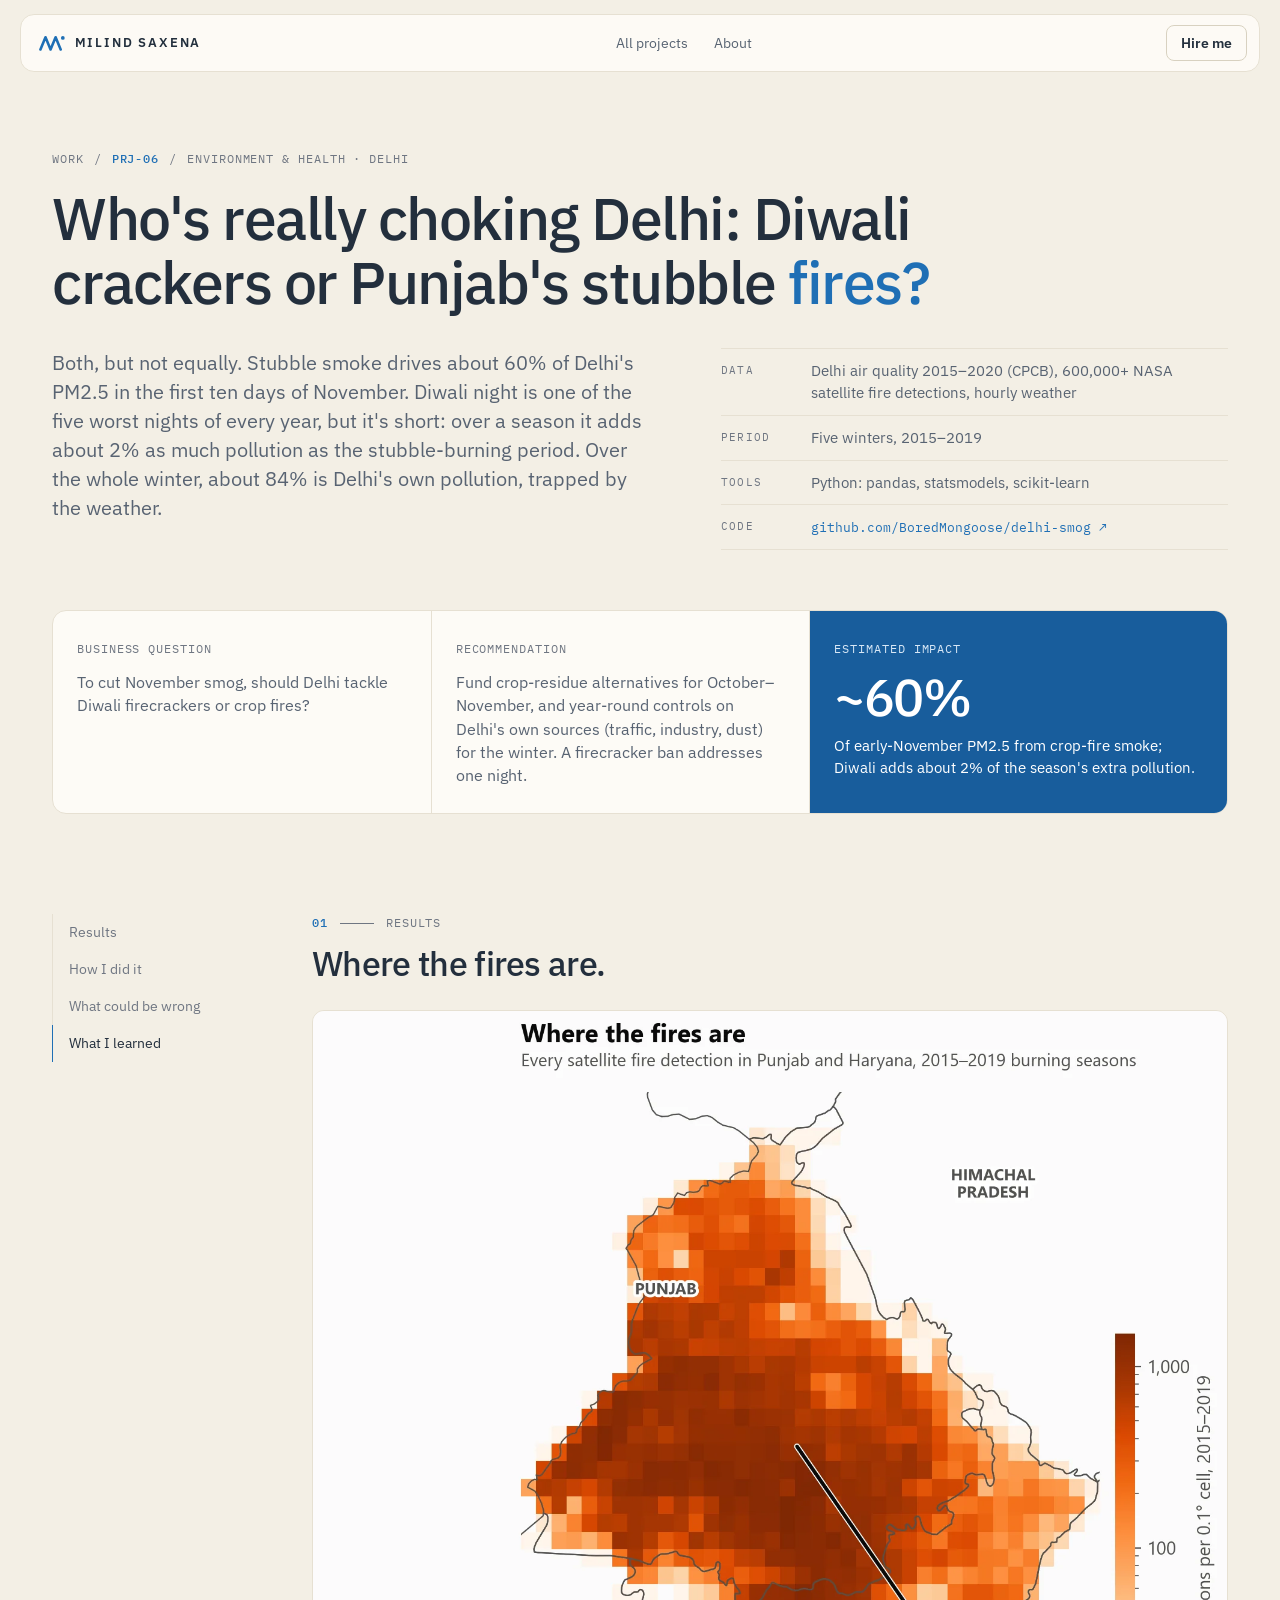
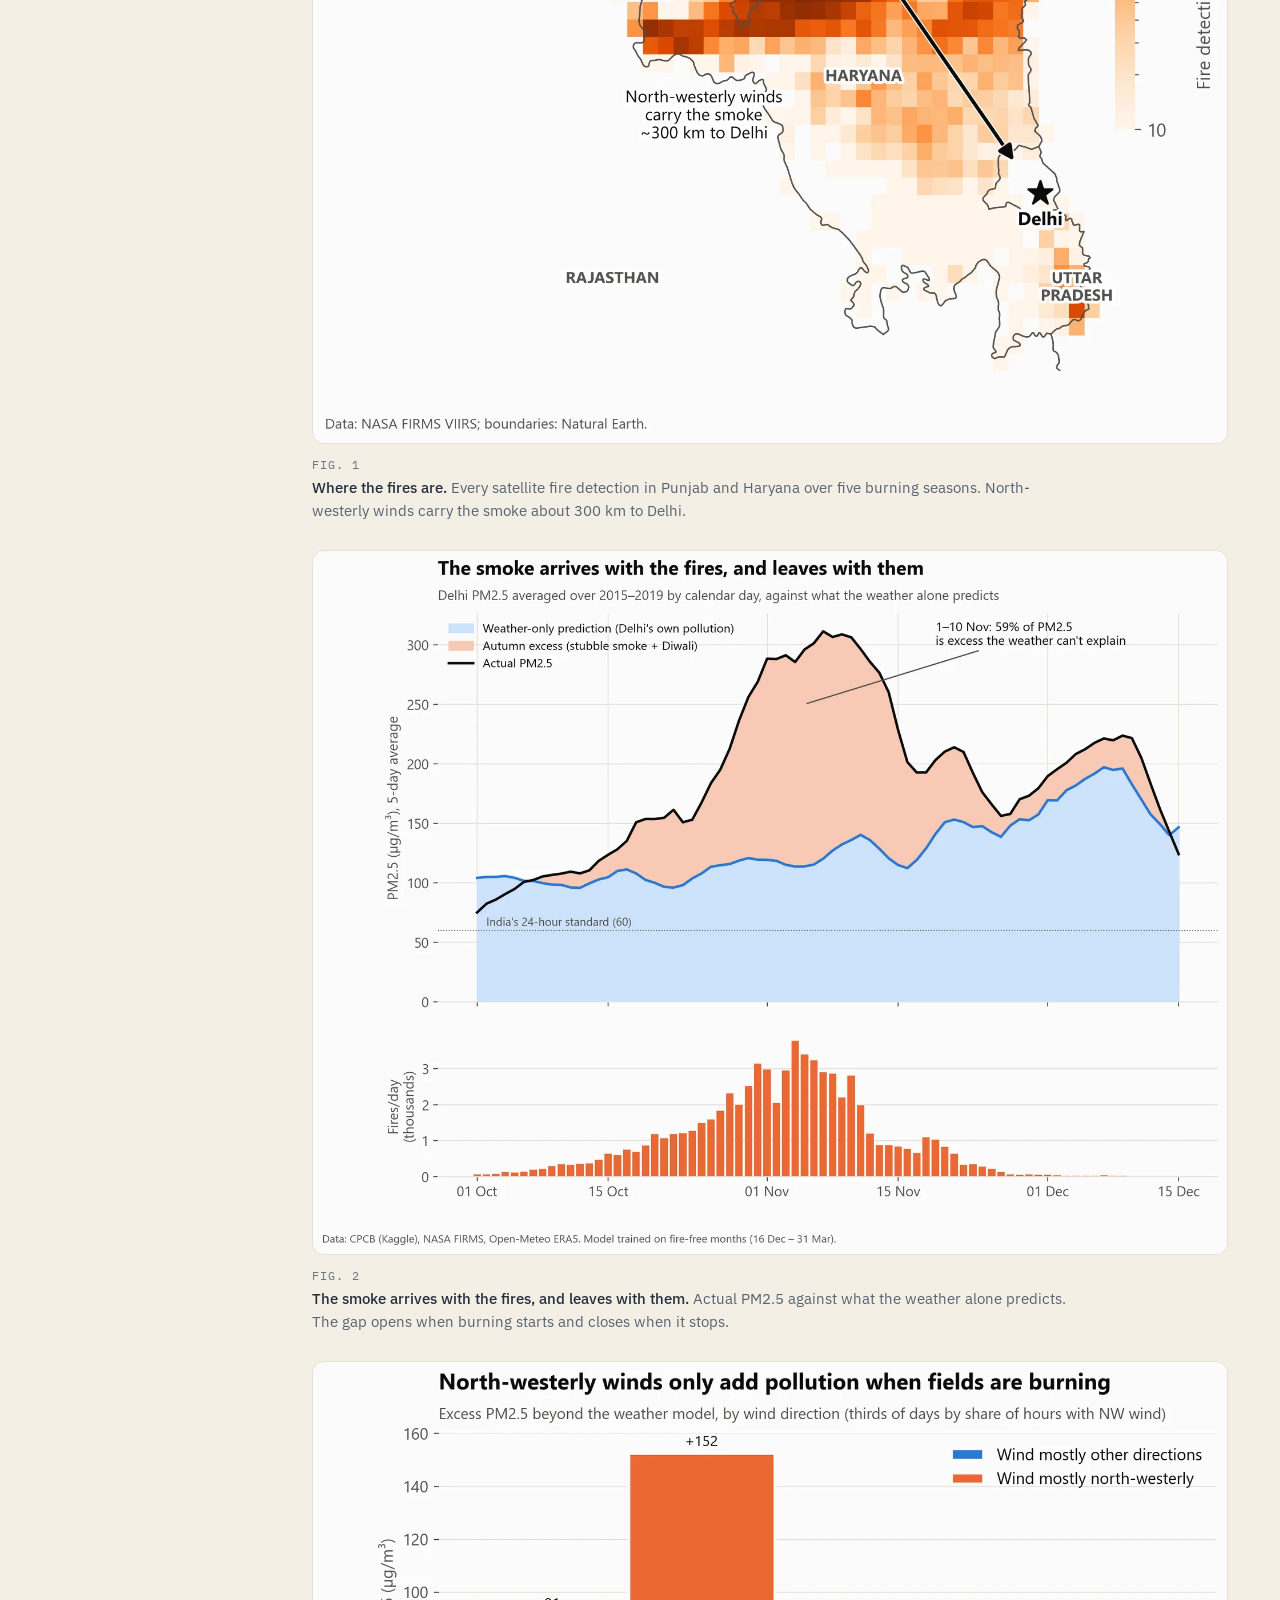
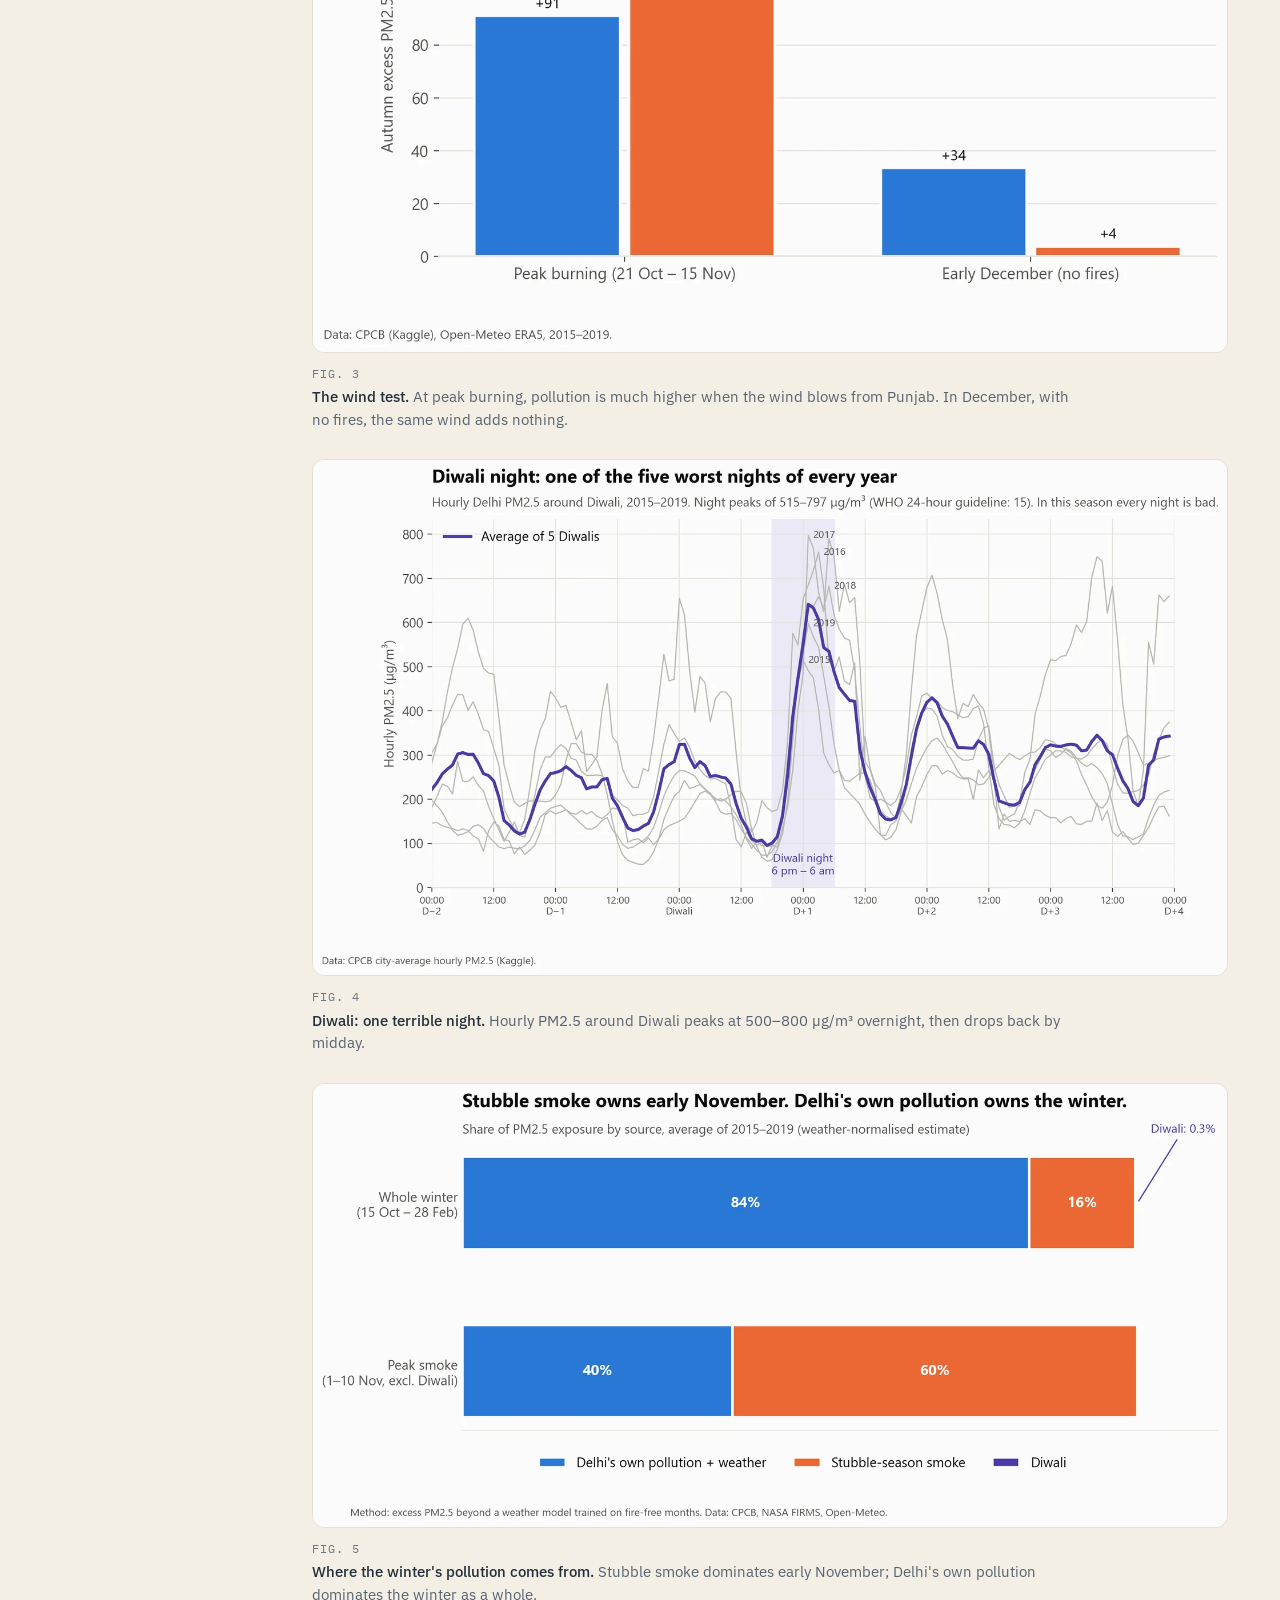
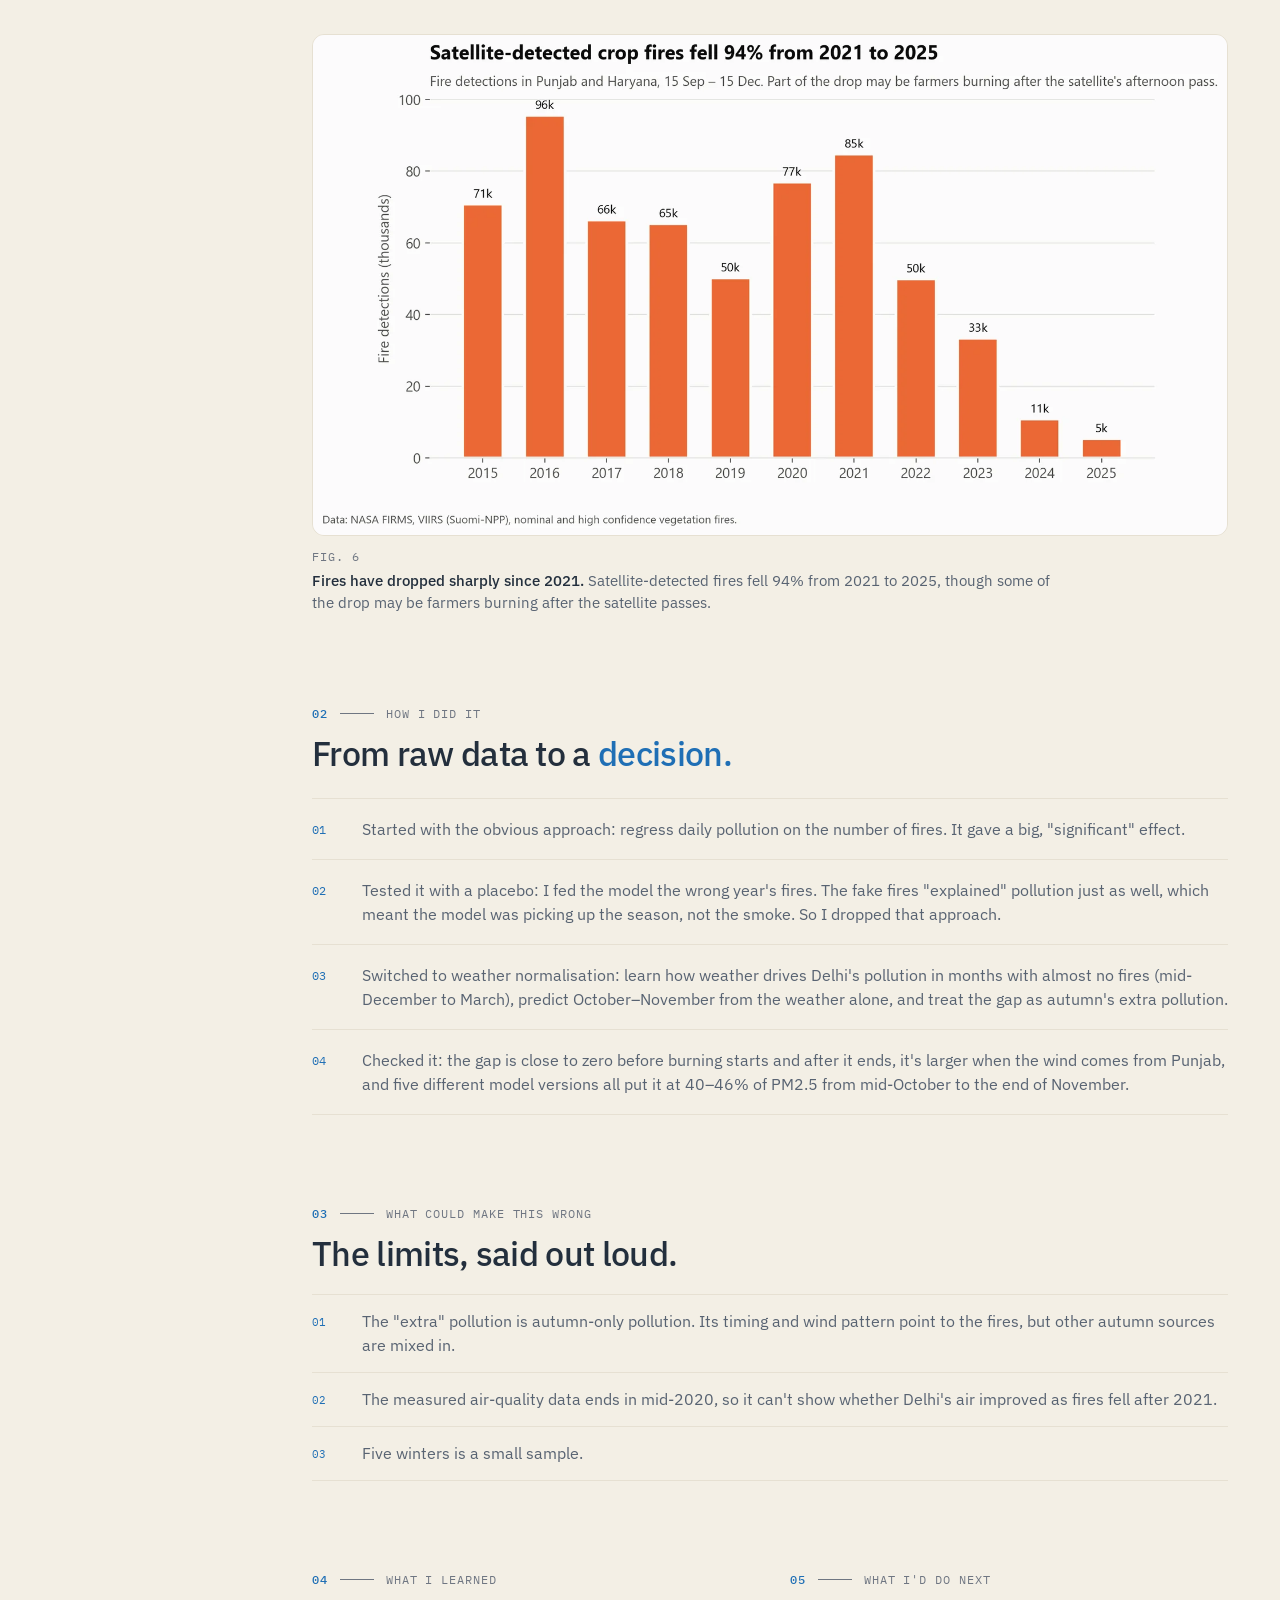
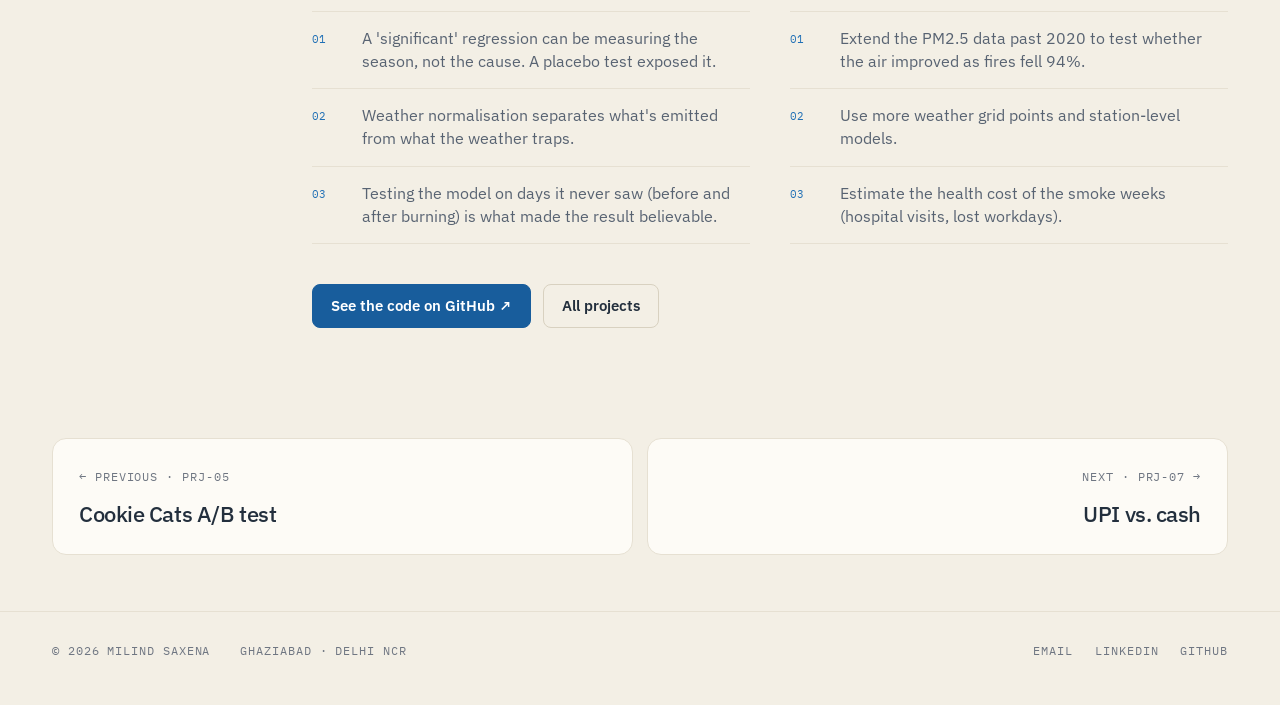
<file: projects/delhi.html>
<!doctype html>
<html lang="en">
<head>
  <meta charset="utf-8">
  <meta name="viewport" content="width=device-width, initial-scale=1, viewport-fit=cover">
  <title>Who&#x27;s really choking Delhi: Diwali crackers or Punjab&#x27;s stubble fires? · Milind Saxena</title>
  <meta name="description" content="Crop fires. They drive about 60% of early-November PM2.5, while Diwali adds about 2% of the season&#x27;s extra pollution. Over the whole winter, 84% of the…">
  <meta property="og:title" content="Who&#x27;s really choking Delhi: Diwali crackers or Punjab&#x27;s stubble fires? · Milind Saxena">
  <meta property="og:description" content="Crop fires. They drive about 60% of early-November PM2.5, while Diwali adds about 2% of the season&#x27;s extra pollution. Over the whole winter, 84% of the…">
  <meta property="og:type" content="article">
  <meta property="og:url" content="https://boredmongoose.github.io/projects/delhi.html">
  <meta property="og:image" content="https://boredmongoose.github.io/assets/og/delhi.png">
  <meta property="og:image:width" content="1200">
  <meta property="og:image:height" content="628">
  <meta name="twitter:card" content="summary_large_image">
  <link rel="canonical" href="https://boredmongoose.github.io/projects/delhi.html">
  <meta name="theme-color" content="#f3efe5">
  <link rel="icon" href="../assets/favicon.svg" type="image/svg+xml">
  <link rel="preconnect" href="https://fonts.googleapis.com">
  <link rel="preconnect" href="https://fonts.gstatic.com" crossorigin>
  <link href="https://fonts.googleapis.com/css2?family=IBM+Plex+Mono:wght@400;500&family=IBM+Plex+Sans:wght@400;500;600&display=swap" rel="stylesheet">
  <link rel="stylesheet" href="../signal.css?v=5">
</head>
<body>
  <a class="skip-link" href="#main">Skip to the case study</a>
  <svg width="0" height="0" style="position:absolute" aria-hidden="true"><symbol id="mark" viewBox="0 0 36 24"><path d="M2 21 L9 4 L16 21 L23 4 L30 21" fill="none" stroke="currentColor" stroke-width="3.6" stroke-linejoin="round" stroke-linecap="round"/><circle cx="33" cy="5" r="2.6" fill="currentColor"/></symbol></svg>
  <header class="nav">
    <a class="logo" href="../index.html"><svg aria-hidden="true"><use href="#mark"/></svg>MILIND SAXENA</a>
    <nav aria-label="Main"><a href="../index.html#work">All projects</a><a href="../index.html#about">About</a></nav>
    <a class="btn sm" href="../index.html#contact">Hire me</a>
  </header>

  <main class="wrap" id="main">
    <section class="case-top">
      <p class="crumb mono"><a href="../index.html#work">Work</a>/<b>PRJ-06</b>/<span>Environment &amp; health · Delhi</span></p>
      <h1 class="metal">Who&#x27;s really choking Delhi: Diwali crackers or Punjab&#x27;s stubble <span class="it">fires?</span></h1>
      <div class="case-lede">
        <p>Both, but not equally. Stubble smoke drives about 60% of Delhi&#x27;s PM2.5 in the first ten days of November. Diwali night is one of the five worst nights of every year, but it&#x27;s short: over a season it adds about 2% as much pollution as the stubble-burning period. Over the whole winter, about 84% is Delhi&#x27;s own pollution, trapped by the weather.</p>
        <dl class="spec">
          <dt>Data</dt><dd>Delhi air quality 2015–2020 (CPCB), 600,000+ NASA satellite fire detections, hourly weather</dd>
          <dt>Period</dt><dd>Five winters, 2015–2019</dd>
          <dt>Tools</dt><dd>Python: pandas, statsmodels, scikit-learn</dd>
          <dt>Code</dt><dd><a href="https://github.com/BoredMongoose/delhi-smog">github.com/BoredMongoose/delhi-smog ↗</a></dd>
        </dl>
      </div>
    </section>

    <div class="impact">
      <div><span class="mono">Business question</span><p>To cut November smog, should Delhi tackle Diwali firecrackers or crop fires?</p></div>
      <div><span class="mono">Recommendation</span><p>Fund crop-residue alternatives for October–November, and year-round controls on Delhi&#x27;s own sources (traffic, industry, dust) for the winter. A firecracker ban addresses one night.</p></div>
      <div><span class="mono">Estimated impact</span><strong>~60%</strong><p>Of early-November PM2.5 from crop-fire smoke; Diwali adds about 2% of the season&#x27;s extra pollution.</p></div>
    </div>

    <div class="case-doc">
      <nav class="toc" aria-label="On this page"><a href="#results" class="on">Results</a><a href="#how">How I did it</a><a href="#limits">What could be wrong</a><a href="#learned">What I learned</a></nav>
      <div>
        <section id="results"><p class="kick mono"><b>01</b><i></i>Results</p>
          <h2>Where the fires are.</h2>
          <figure class="case-fig">
            <div class="imgbox"><img src="../assets/projects/delhi-smog/02_fire_map.webp" width="1521" height="1718" loading="lazy" decoding="async" alt="Where the fires are. Every satellite fire detection in Punjab and Haryana over five burning seasons. North-westerly winds carry the smoke about 300 km to Delhi."></div>
            <figcaption><span class="mono">Fig. 1</span><strong>Where the fires are.</strong> Every satellite fire detection in Punjab and Haryana over five burning seasons. North-westerly winds carry the smoke about 300 km to Delhi.</figcaption>
          </figure>
          <figure class="case-fig">
            <div class="imgbox"><img src="../assets/projects/delhi-smog/03_weather_normalised.webp" width="1600" height="1230" loading="lazy" decoding="async" alt="The smoke arrives with the fires, and leaves with them. Actual PM2.5 against what the weather alone predicts. The gap opens when burning starts and closes when it stops."></div>
            <figcaption><span class="mono">Fig. 2</span><strong>The smoke arrives with the fires, and leaves with them.</strong> Actual PM2.5 against what the weather alone predicts. The gap opens when burning starts and closes when it stops.</figcaption>
          </figure>
          <figure class="case-fig">
            <div class="imgbox"><img src="../assets/projects/delhi-smog/04_wind_fingerprint.webp" width="1600" height="1032" loading="lazy" decoding="async" alt="The wind test. At peak burning, pollution is much higher when the wind blows from Punjab. In December, with no fires, the same wind adds nothing."></div>
            <figcaption><span class="mono">Fig. 3</span><strong>The wind test.</strong> At peak burning, pollution is much higher when the wind blows from Punjab. In December, with no fires, the same wind adds nothing.</figcaption>
          </figure>
          <figure class="case-fig">
            <div class="imgbox"><img src="../assets/projects/delhi-smog/05_diwali_hourly.webp" width="1600" height="902" loading="lazy" decoding="async" alt="Diwali: one terrible night. Hourly PM2.5 around Diwali peaks at 500–800 µg/m³ overnight, then drops back by midday."></div>
            <figcaption><span class="mono">Fig. 4</span><strong>Diwali: one terrible night.</strong> Hourly PM2.5 around Diwali peaks at 500–800 µg/m³ overnight, then drops back by midday.</figcaption>
          </figure>
          <figure class="case-fig">
            <div class="imgbox"><img src="../assets/projects/delhi-smog/06_pollution_budget.webp" width="1600" height="776" loading="lazy" decoding="async" alt="Where the winter&#x27;s pollution comes from. Stubble smoke dominates early November; Delhi&#x27;s own pollution dominates the winter as a whole."></div>
            <figcaption><span class="mono">Fig. 5</span><strong>Where the winter&#x27;s pollution comes from.</strong> Stubble smoke dominates early November; Delhi&#x27;s own pollution dominates the winter as a whole.</figcaption>
          </figure>
          <figure class="case-fig">
            <div class="imgbox"><img src="../assets/projects/delhi-smog/01_fires_by_year.webp" width="1600" height="876" loading="lazy" decoding="async" alt="Fires have dropped sharply since 2021. Satellite-detected fires fell 94% from 2021 to 2025, though some of the drop may be farmers burning after the satellite passes."></div>
            <figcaption><span class="mono">Fig. 6</span><strong>Fires have dropped sharply since 2021.</strong> Satellite-detected fires fell 94% from 2021 to 2025, though some of the drop may be farmers burning after the satellite passes.</figcaption>
          </figure>
        </section>

        <section id="how"><p class="kick mono"><b>02</b><i></i>How I did it</p>
          <h2>From raw data to a <span class="it">decision.</span></h2>
          <ol class="method">
            <li>Started with the obvious approach: regress daily pollution on the number of fires. It gave a big, &quot;significant&quot; effect.</li>
            <li>Tested it with a placebo: I fed the model the wrong year&#x27;s fires. The fake fires &quot;explained&quot; pollution just as well, which meant the model was picking up the season, not the smoke. So I dropped that approach.</li>
            <li>Switched to weather normalisation: learn how weather drives Delhi&#x27;s pollution in months with almost no fires (mid-December to March), predict October–November from the weather alone, and treat the gap as autumn&#x27;s extra pollution.</li>
            <li>Checked it: the gap is close to zero before burning starts and after it ends, it&#x27;s larger when the wind comes from Punjab, and five different model versions all put it at 40–46% of PM2.5 from mid-October to the end of November.</li>
          </ol>
        </section>

        <section id="limits"><p class="kick mono"><b>03</b><i></i>What could make this wrong</p>
          <h2>The limits, said out loud.</h2>
          <ul class="notes">
            <li><span>01</span>The &quot;extra&quot; pollution is autumn-only pollution. Its timing and wind pattern point to the fires, but other autumn sources are mixed in.</li>
            <li><span>02</span>The measured air-quality data ends in mid-2020, so it can&#x27;t show whether Delhi&#x27;s air improved as fires fell after 2021.</li>
            <li><span>03</span>Five winters is a small sample.</li>
          </ul>
        </section>

        <section id="learned" class="case-two">
          <div><p class="kick mono"><b>04</b><i></i>What I learned</p>
            <ul class="notes">
            <li><span>01</span>A &#x27;significant&#x27; regression can be measuring the season, not the cause. A placebo test exposed it.</li>
            <li><span>02</span>Weather normalisation separates what&#x27;s emitted from what the weather traps.</li>
            <li><span>03</span>Testing the model on days it never saw (before and after burning) is what made the result believable.</li>
            </ul>
          </div>
          <div><p class="kick mono"><b>05</b><i></i>What I'd do next</p>
            <ul class="notes">
            <li><span>01</span>Extend the PM2.5 data past 2020 to test whether the air improved as fires fell 94%.</li>
            <li><span>02</span>Use more weather grid points and station-level models.</li>
            <li><span>03</span>Estimate the health cost of the smoke weeks (hospital visits, lost workdays).</li>
            </ul>
          </div>
        </section>

        <div class="code-cta"><a class="btn red" href="https://github.com/BoredMongoose/delhi-smog">See the code on GitHub ↗</a><a class="btn" href="../index.html#work">All projects</a></div>
      </div>
    </div>

    <nav class="pager" aria-label="More projects">
      <a href="ab-test.html"><span class="mono">← Previous · PRJ-05</span><b>Cookie Cats A/B test</b></a>
      <a href="upi.html"><span class="mono">Next · PRJ-07 →</span><b>UPI vs. cash</b></a>
    </nav>
  </main>

  <footer class="foot mono"><div class="wrap"><span>© 2026 Milind Saxena</span><span>Ghaziabad · Delhi NCR</span><span class="links"><a href="mailto:milind.sax01@gmail.com">Email</a><a href="https://www.linkedin.com/in/milind-saxena-54399722a">LinkedIn</a><a href="https://github.com/BoredMongoose">GitHub</a></span></div></footer>
  <script>
    // highlight the section you're reading in the side menu
    const toc = [...document.querySelectorAll(".toc a")], parts = toc.map((a) => document.querySelector(a.getAttribute("href")));
    const io = new IntersectionObserver((es) => es.forEach((e) => { if (e.isIntersecting) toc.forEach((a, i) => a.classList.toggle("on", parts[i] === e.target)); }), { rootMargin: "-35% 0px -60% 0px" });
    parts.forEach((p) => io.observe(p));
  </script>
</body>
</html>
</file>
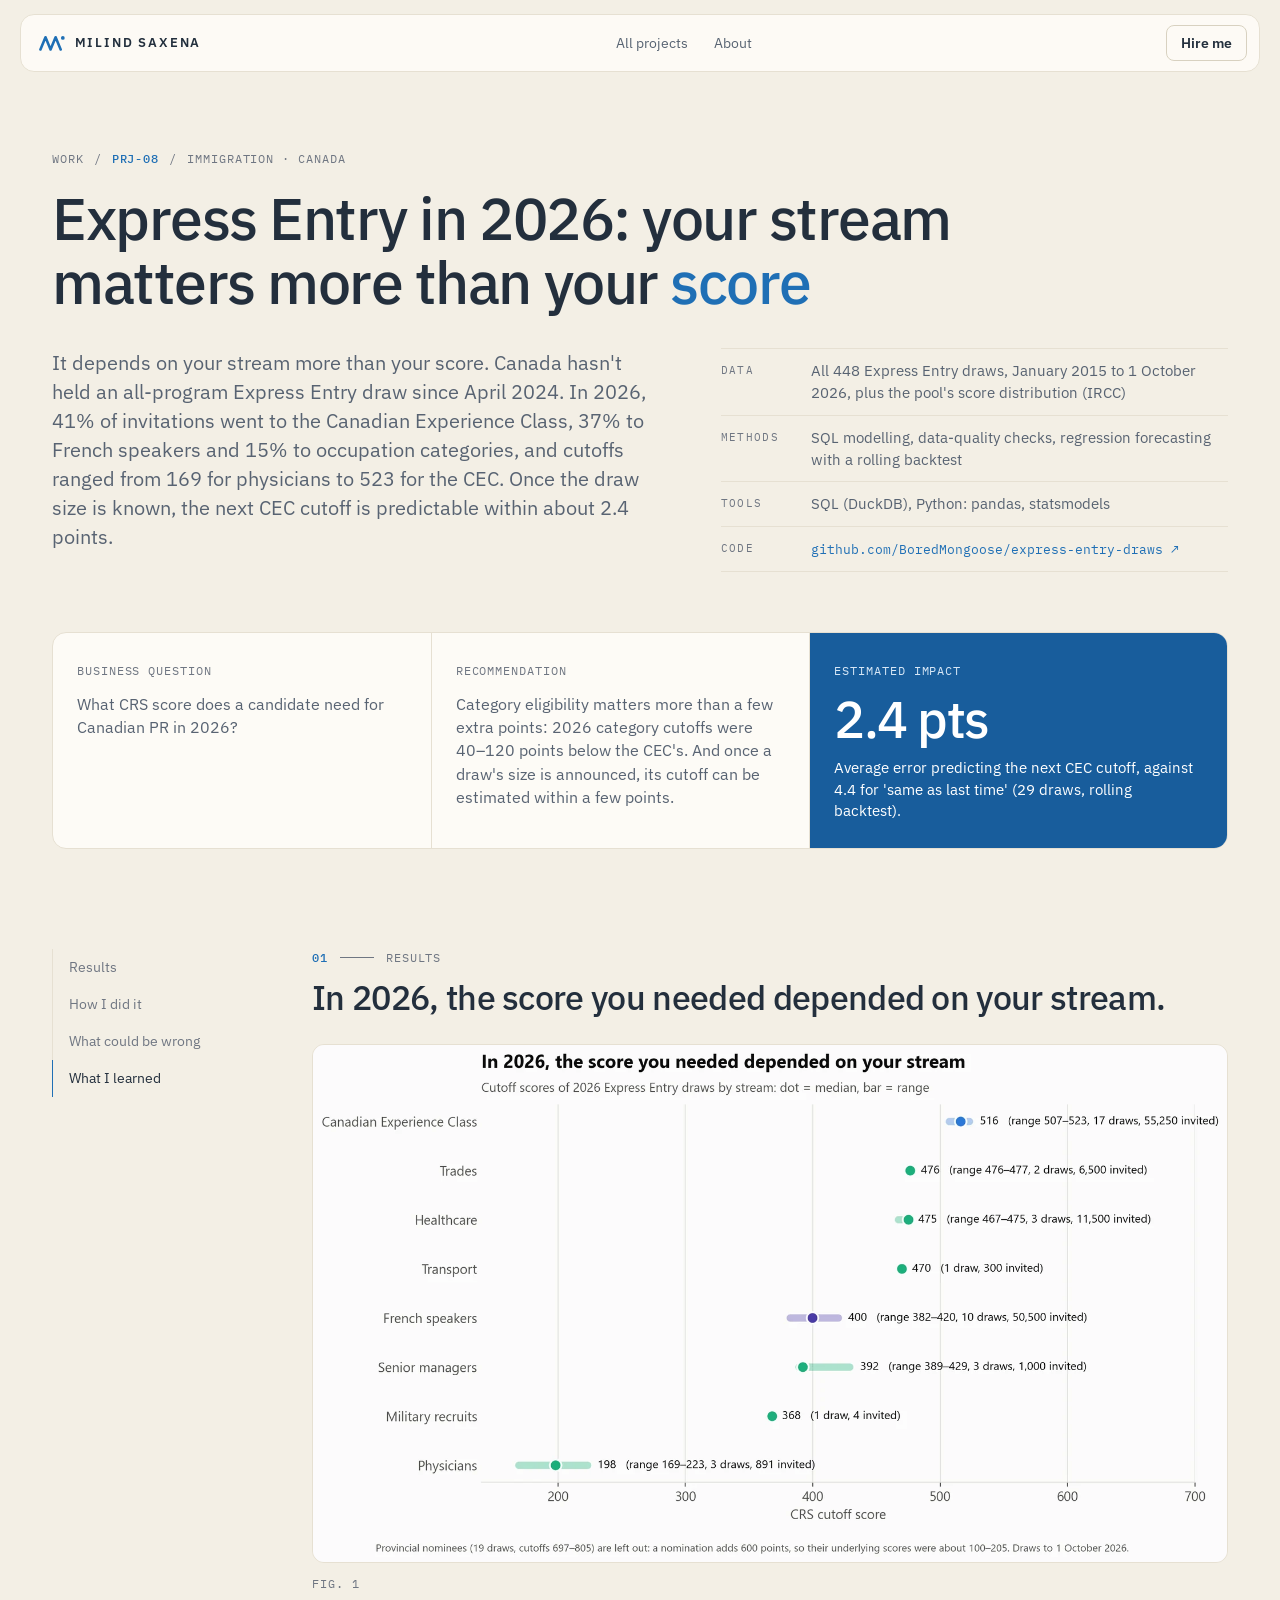
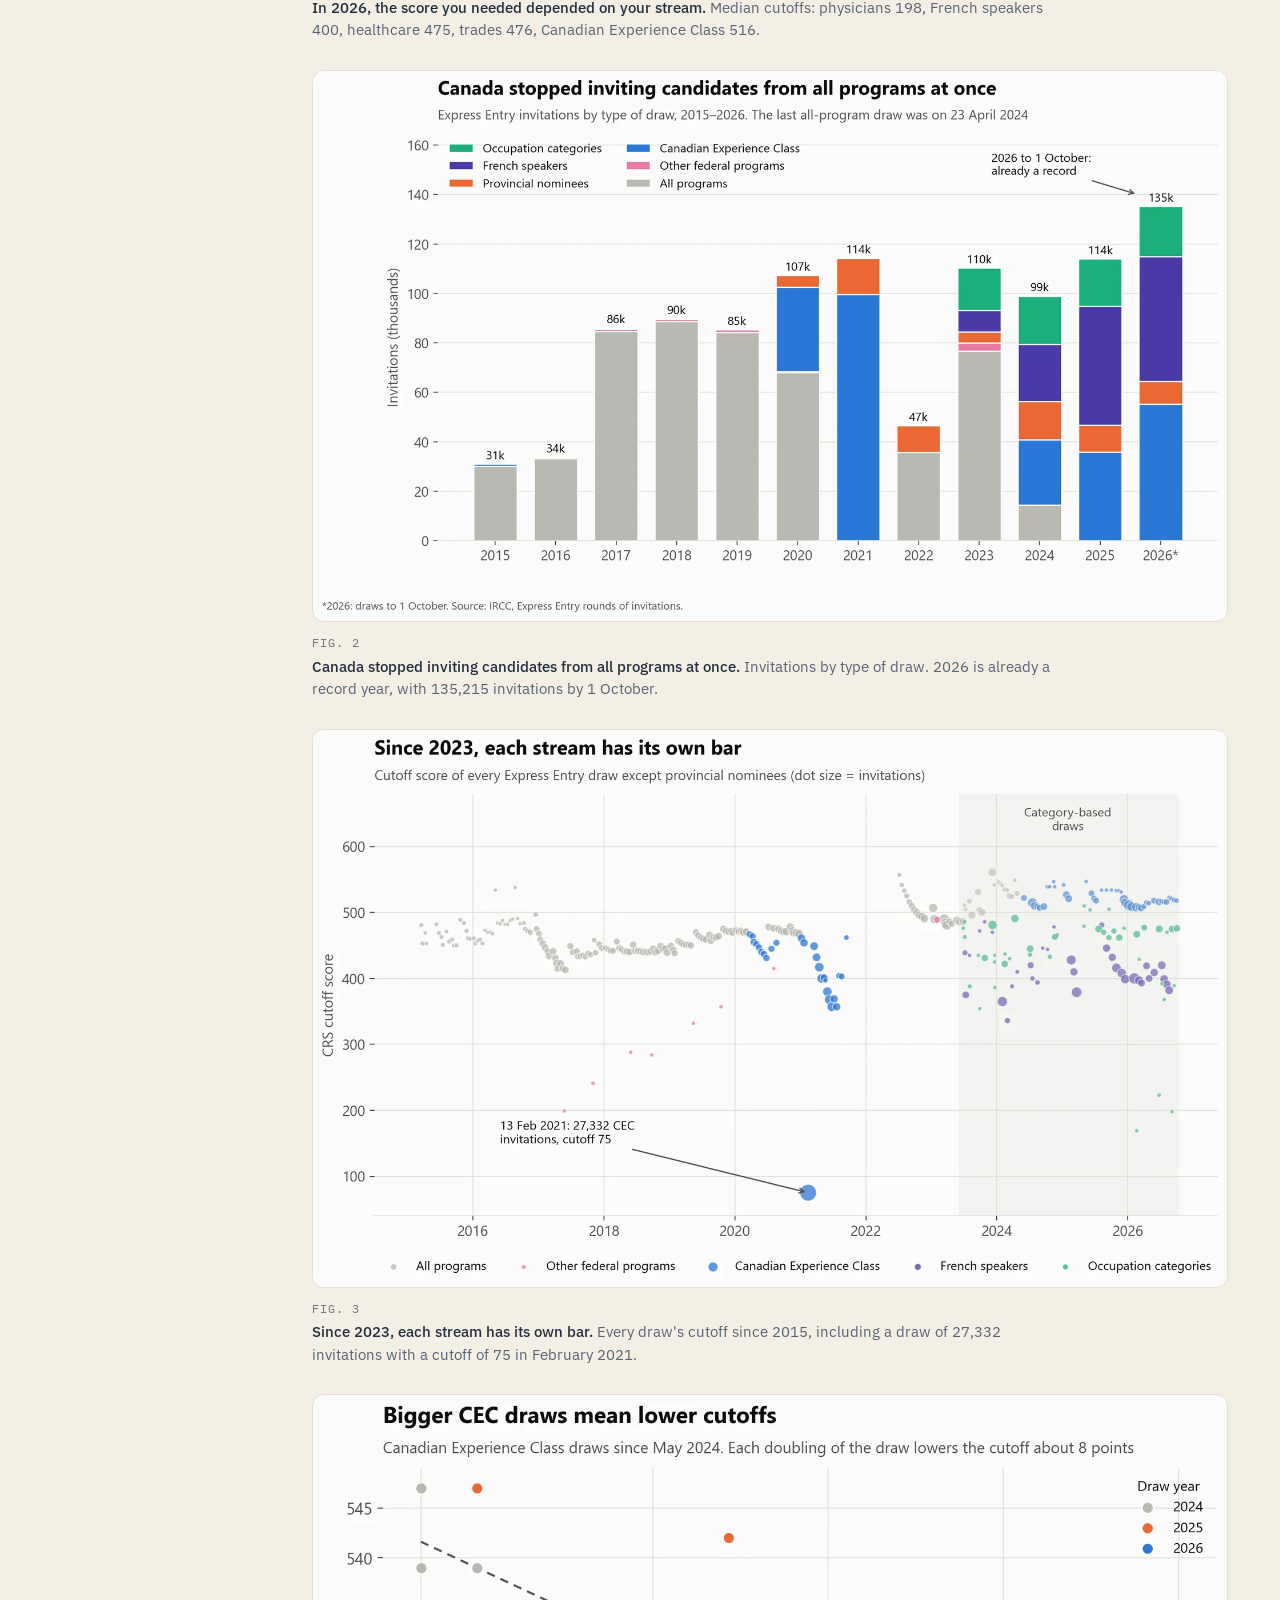
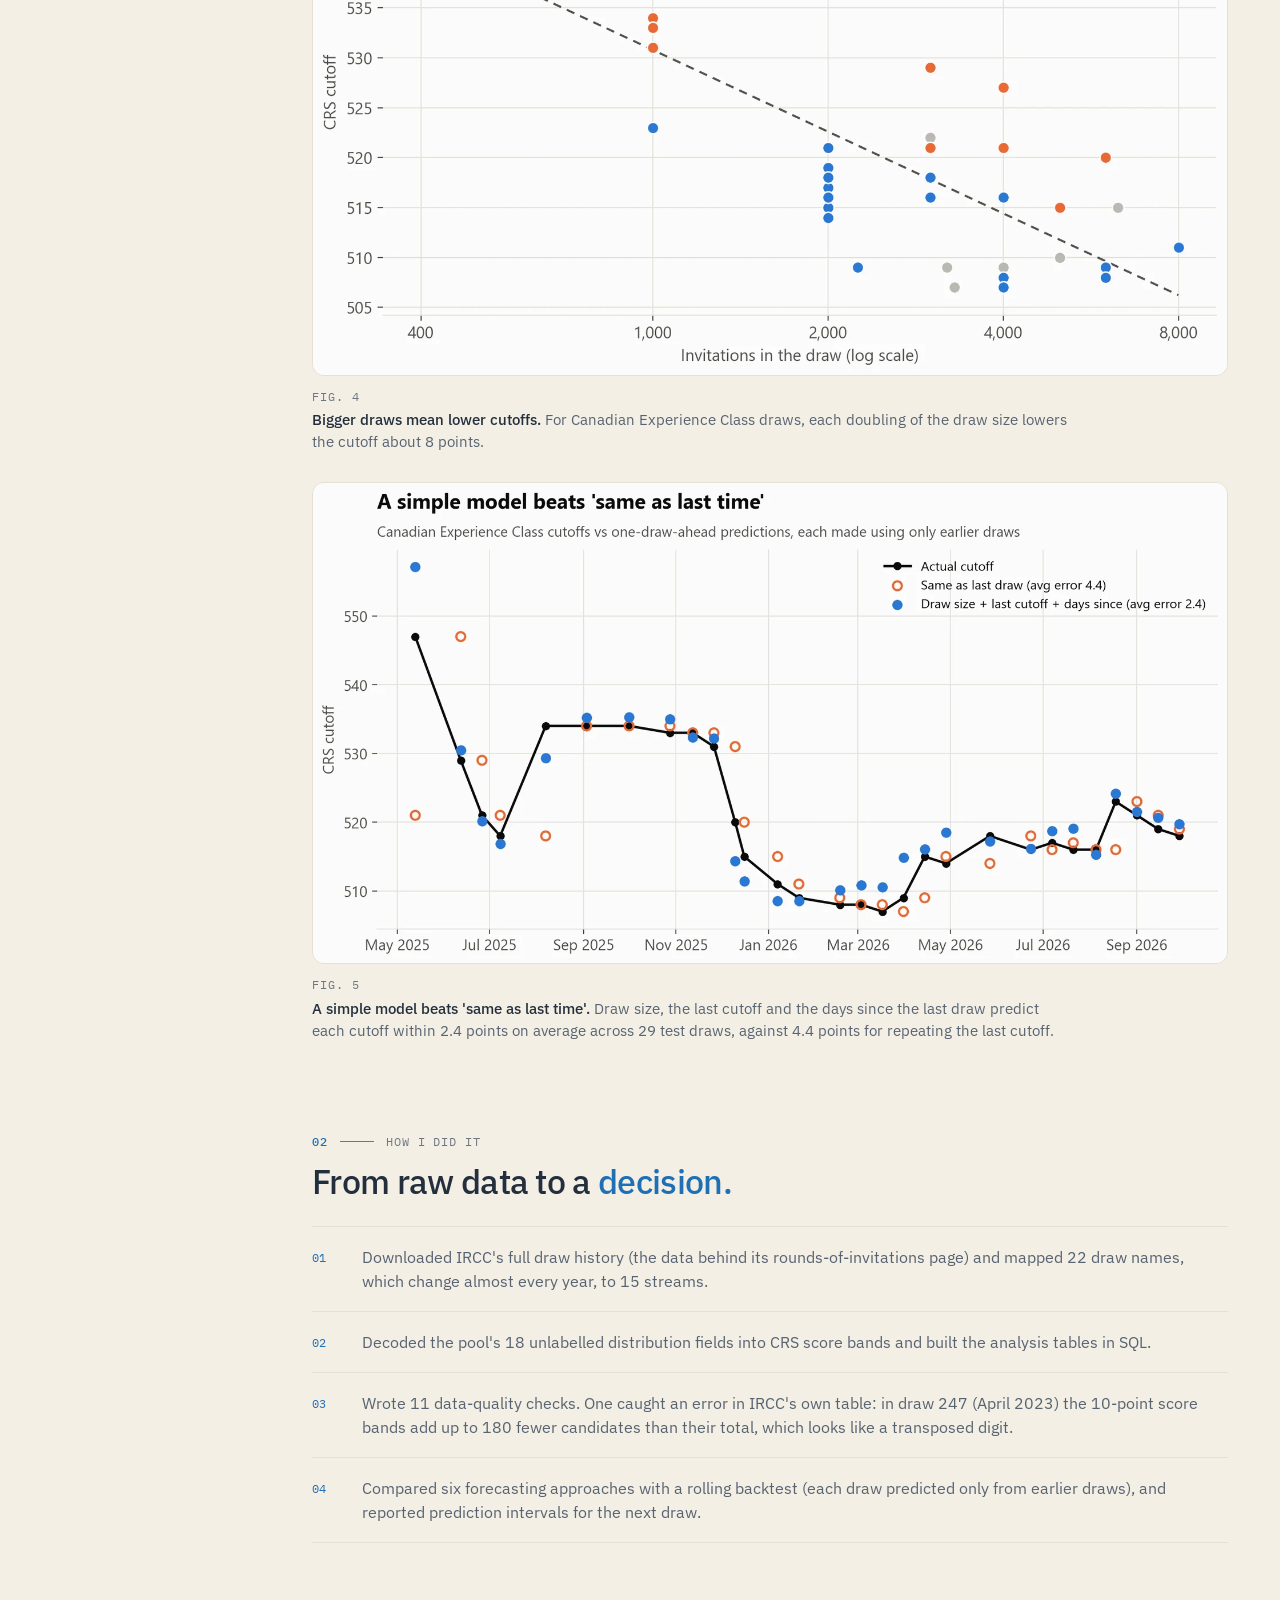
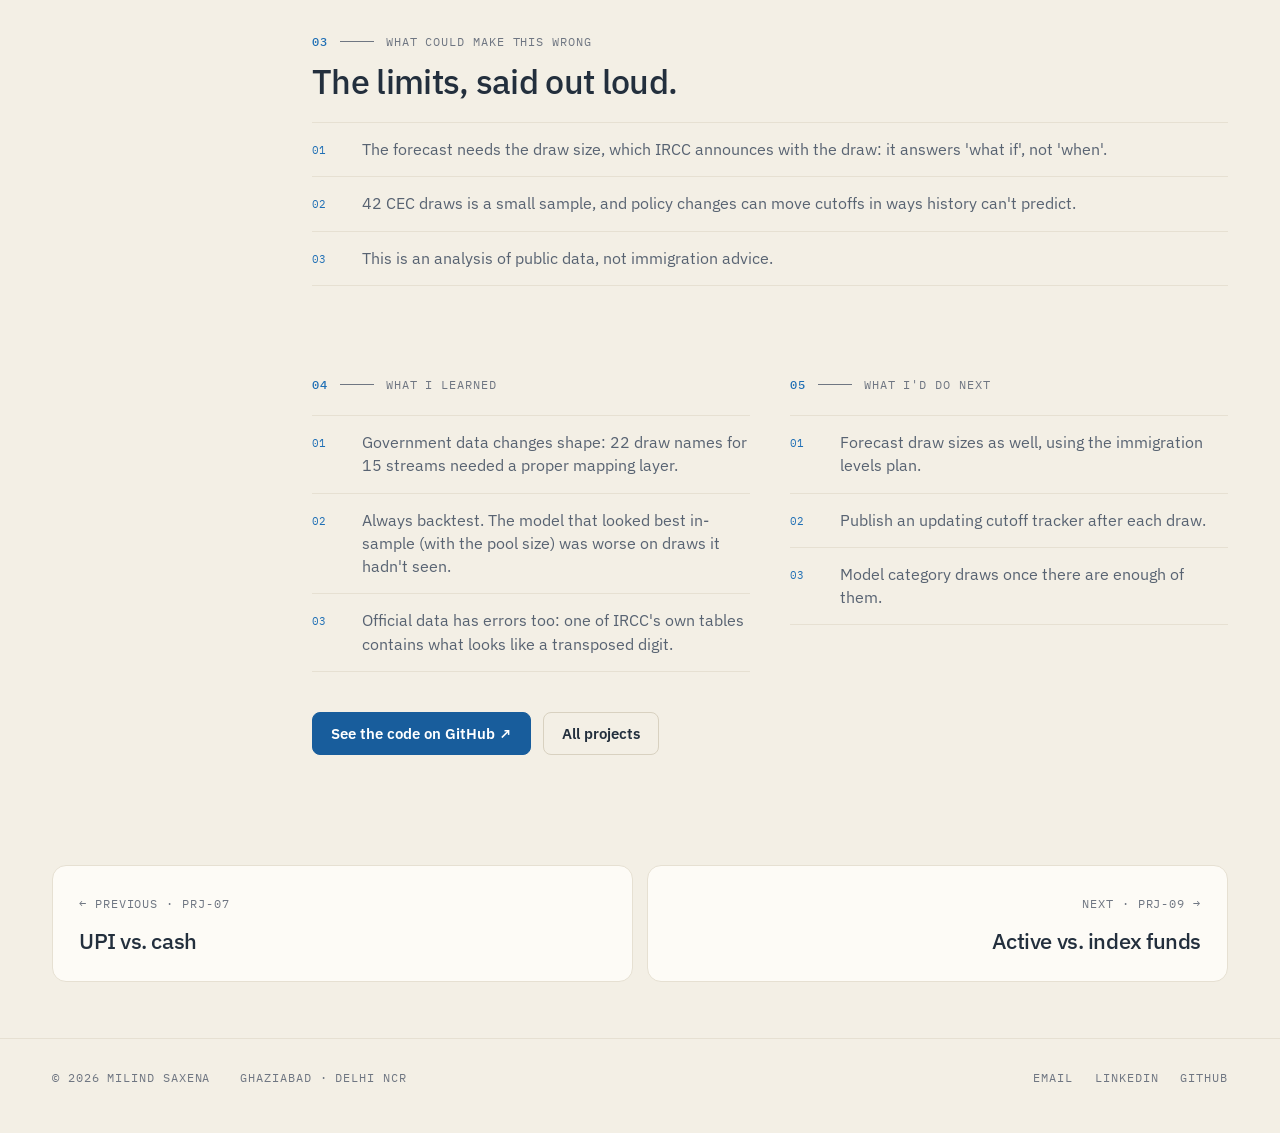
<file: projects/express-entry.html>
<!doctype html>
<html lang="en">
<head>
  <meta charset="utf-8">
  <meta name="viewport" content="width=device-width, initial-scale=1, viewport-fit=cover">
  <title>Express Entry in 2026: your stream matters more than your score · Milind Saxena</title>
  <meta name="description" content="It depends on the stream, not just the score: 2026 cutoffs ran from 169 for physicians to 523 for the Canadian Experience Class, and French speakers…">
  <meta property="og:title" content="Express Entry in 2026: your stream matters more than your score · Milind Saxena">
  <meta property="og:description" content="It depends on the stream, not just the score: 2026 cutoffs ran from 169 for physicians to 523 for the Canadian Experience Class, and French speakers…">
  <meta property="og:type" content="article">
  <meta property="og:url" content="https://boredmongoose.github.io/projects/express-entry.html">
  <meta property="og:image" content="https://boredmongoose.github.io/assets/og/express-entry.png">
  <meta property="og:image:width" content="1200">
  <meta property="og:image:height" content="628">
  <meta name="twitter:card" content="summary_large_image">
  <link rel="canonical" href="https://boredmongoose.github.io/projects/express-entry.html">
  <meta name="theme-color" content="#f3efe5">
  <link rel="icon" href="../assets/favicon.svg" type="image/svg+xml">
  <link rel="preconnect" href="https://fonts.googleapis.com">
  <link rel="preconnect" href="https://fonts.gstatic.com" crossorigin>
  <link href="https://fonts.googleapis.com/css2?family=IBM+Plex+Mono:wght@400;500&family=IBM+Plex+Sans:wght@400;500;600&display=swap" rel="stylesheet">
  <link rel="stylesheet" href="../signal.css?v=5">
</head>
<body>
  <a class="skip-link" href="#main">Skip to the case study</a>
  <svg width="0" height="0" style="position:absolute" aria-hidden="true"><symbol id="mark" viewBox="0 0 36 24"><path d="M2 21 L9 4 L16 21 L23 4 L30 21" fill="none" stroke="currentColor" stroke-width="3.6" stroke-linejoin="round" stroke-linecap="round"/><circle cx="33" cy="5" r="2.6" fill="currentColor"/></symbol></svg>
  <header class="nav">
    <a class="logo" href="../index.html"><svg aria-hidden="true"><use href="#mark"/></svg>MILIND SAXENA</a>
    <nav aria-label="Main"><a href="../index.html#work">All projects</a><a href="../index.html#about">About</a></nav>
    <a class="btn sm" href="../index.html#contact">Hire me</a>
  </header>

  <main class="wrap" id="main">
    <section class="case-top">
      <p class="crumb mono"><a href="../index.html#work">Work</a>/<b>PRJ-08</b>/<span>Immigration · Canada</span></p>
      <h1 class="metal">Express Entry in 2026: your stream matters more than your <span class="it">score</span></h1>
      <div class="case-lede">
        <p>It depends on your stream more than your score. Canada hasn&#x27;t held an all-program Express Entry draw since April 2024. In 2026, 41% of invitations went to the Canadian Experience Class, 37% to French speakers and 15% to occupation categories, and cutoffs ranged from 169 for physicians to 523 for the CEC. Once the draw size is known, the next CEC cutoff is predictable within about 2.4 points.</p>
        <dl class="spec">
          <dt>Data</dt><dd>All 448 Express Entry draws, January 2015 to 1 October 2026, plus the pool&#x27;s score distribution (IRCC)</dd>
          <dt>Methods</dt><dd>SQL modelling, data-quality checks, regression forecasting with a rolling backtest</dd>
          <dt>Tools</dt><dd>SQL (DuckDB), Python: pandas, statsmodels</dd>
          <dt>Code</dt><dd><a href="https://github.com/BoredMongoose/express-entry-draws">github.com/BoredMongoose/express-entry-draws ↗</a></dd>
        </dl>
      </div>
    </section>

    <div class="impact">
      <div><span class="mono">Business question</span><p>What CRS score does a candidate need for Canadian PR in 2026?</p></div>
      <div><span class="mono">Recommendation</span><p>Category eligibility matters more than a few extra points: 2026 category cutoffs were 40–120 points below the CEC&#x27;s. And once a draw&#x27;s size is announced, its cutoff can be estimated within a few points.</p></div>
      <div><span class="mono">Estimated impact</span><strong>2.4 pts</strong><p>Average error predicting the next CEC cutoff, against 4.4 for &#x27;same as last time&#x27; (29 draws, rolling backtest).</p></div>
    </div>

    <div class="case-doc">
      <nav class="toc" aria-label="On this page"><a href="#results" class="on">Results</a><a href="#how">How I did it</a><a href="#limits">What could be wrong</a><a href="#learned">What I learned</a></nav>
      <div>
        <section id="results"><p class="kick mono"><b>01</b><i></i>Results</p>
          <h2>In 2026, the score you needed depended on your stream.</h2>
          <figure class="case-fig">
            <div class="imgbox"><img src="../assets/projects/express-entry-draws/01_score_needed_2026.webp" width="1600" height="905" loading="lazy" decoding="async" alt="In 2026, the score you needed depended on your stream. Median cutoffs: physicians 198, French speakers 400, healthcare 475, trades 476, Canadian Experience Class 516."></div>
            <figcaption><span class="mono">Fig. 1</span><strong>In 2026, the score you needed depended on your stream.</strong> Median cutoffs: physicians 198, French speakers 400, healthcare 475, trades 476, Canadian Experience Class 516.</figcaption>
          </figure>
          <figure class="case-fig">
            <div class="imgbox"><img src="../assets/projects/express-entry-draws/02_who_gets_invited.webp" width="1600" height="964" loading="lazy" decoding="async" alt="Canada stopped inviting candidates from all programs at once. Invitations by type of draw. 2026 is already a record year, with 135,215 invitations by 1 October."></div>
            <figcaption><span class="mono">Fig. 2</span><strong>Canada stopped inviting candidates from all programs at once.</strong> Invitations by type of draw. 2026 is already a record year, with 135,215 invitations by 1 October.</figcaption>
          </figure>
          <figure class="case-fig">
            <div class="imgbox"><img src="../assets/projects/express-entry-draws/03_cutoff_history.webp" width="1600" height="976" loading="lazy" decoding="async" alt="Since 2023, each stream has its own bar. Every draw&#x27;s cutoff since 2015, including a draw of 27,332 invitations with a cutoff of 75 in February 2021."></div>
            <figcaption><span class="mono">Fig. 3</span><strong>Since 2023, each stream has its own bar.</strong> Every draw&#x27;s cutoff since 2015, including a draw of 27,332 invitations with a cutoff of 75 in February 2021.</figcaption>
          </figure>
          <figure class="case-fig">
            <div class="imgbox"><img src="../assets/projects/express-entry-draws/04_size_vs_cutoff.webp" width="1600" height="1014" loading="lazy" decoding="async" alt="Bigger draws mean lower cutoffs. For Canadian Experience Class draws, each doubling of the draw size lowers the cutoff about 8 points."></div>
            <figcaption><span class="mono">Fig. 4</span><strong>Bigger draws mean lower cutoffs.</strong> For Canadian Experience Class draws, each doubling of the draw size lowers the cutoff about 8 points.</figcaption>
          </figure>
          <figure class="case-fig">
            <div class="imgbox"><img src="../assets/projects/express-entry-draws/05_backtest.webp" width="1600" height="841" loading="lazy" decoding="async" alt="A simple model beats &#x27;same as last time&#x27;. Draw size, the last cutoff and the days since the last draw predict each cutoff within 2.4 points on average across 29 test draws, against 4.4 points for repeating the last cutoff."></div>
            <figcaption><span class="mono">Fig. 5</span><strong>A simple model beats &#x27;same as last time&#x27;.</strong> Draw size, the last cutoff and the days since the last draw predict each cutoff within 2.4 points on average across 29 test draws, against 4.4 points for repeating the last cutoff.</figcaption>
          </figure>
        </section>

        <section id="how"><p class="kick mono"><b>02</b><i></i>How I did it</p>
          <h2>From raw data to a <span class="it">decision.</span></h2>
          <ol class="method">
            <li>Downloaded IRCC&#x27;s full draw history (the data behind its rounds-of-invitations page) and mapped 22 draw names, which change almost every year, to 15 streams.</li>
            <li>Decoded the pool&#x27;s 18 unlabelled distribution fields into CRS score bands and built the analysis tables in SQL.</li>
            <li>Wrote 11 data-quality checks. One caught an error in IRCC&#x27;s own table: in draw 247 (April 2023) the 10-point score bands add up to 180 fewer candidates than their total, which looks like a transposed digit.</li>
            <li>Compared six forecasting approaches with a rolling backtest (each draw predicted only from earlier draws), and reported prediction intervals for the next draw.</li>
          </ol>
        </section>

        <section id="limits"><p class="kick mono"><b>03</b><i></i>What could make this wrong</p>
          <h2>The limits, said out loud.</h2>
          <ul class="notes">
            <li><span>01</span>The forecast needs the draw size, which IRCC announces with the draw: it answers &#x27;what if&#x27;, not &#x27;when&#x27;.</li>
            <li><span>02</span>42 CEC draws is a small sample, and policy changes can move cutoffs in ways history can&#x27;t predict.</li>
            <li><span>03</span>This is an analysis of public data, not immigration advice.</li>
          </ul>
        </section>

        <section id="learned" class="case-two">
          <div><p class="kick mono"><b>04</b><i></i>What I learned</p>
            <ul class="notes">
            <li><span>01</span>Government data changes shape: 22 draw names for 15 streams needed a proper mapping layer.</li>
            <li><span>02</span>Always backtest. The model that looked best in-sample (with the pool size) was worse on draws it hadn&#x27;t seen.</li>
            <li><span>03</span>Official data has errors too: one of IRCC&#x27;s own tables contains what looks like a transposed digit.</li>
            </ul>
          </div>
          <div><p class="kick mono"><b>05</b><i></i>What I'd do next</p>
            <ul class="notes">
            <li><span>01</span>Forecast draw sizes as well, using the immigration levels plan.</li>
            <li><span>02</span>Publish an updating cutoff tracker after each draw.</li>
            <li><span>03</span>Model category draws once there are enough of them.</li>
            </ul>
          </div>
        </section>

        <div class="code-cta"><a class="btn red" href="https://github.com/BoredMongoose/express-entry-draws">See the code on GitHub ↗</a><a class="btn" href="../index.html#work">All projects</a></div>
      </div>
    </div>

    <nav class="pager" aria-label="More projects">
      <a href="upi.html"><span class="mono">← Previous · PRJ-07</span><b>UPI vs. cash</b></a>
      <a href="funds.html"><span class="mono">Next · PRJ-09 →</span><b>Active vs. index funds</b></a>
    </nav>
  </main>

  <footer class="foot mono"><div class="wrap"><span>© 2026 Milind Saxena</span><span>Ghaziabad · Delhi NCR</span><span class="links"><a href="mailto:milind.sax01@gmail.com">Email</a><a href="https://www.linkedin.com/in/milind-saxena-54399722a">LinkedIn</a><a href="https://github.com/BoredMongoose">GitHub</a></span></div></footer>
  <script>
    // highlight the section you're reading in the side menu
    const toc = [...document.querySelectorAll(".toc a")], parts = toc.map((a) => document.querySelector(a.getAttribute("href")));
    const io = new IntersectionObserver((es) => es.forEach((e) => { if (e.isIntersecting) toc.forEach((a, i) => a.classList.toggle("on", parts[i] === e.target)); }), { rootMargin: "-35% 0px -60% 0px" });
    parts.forEach((p) => io.observe(p));
  </script>
</body>
</html>
</file>
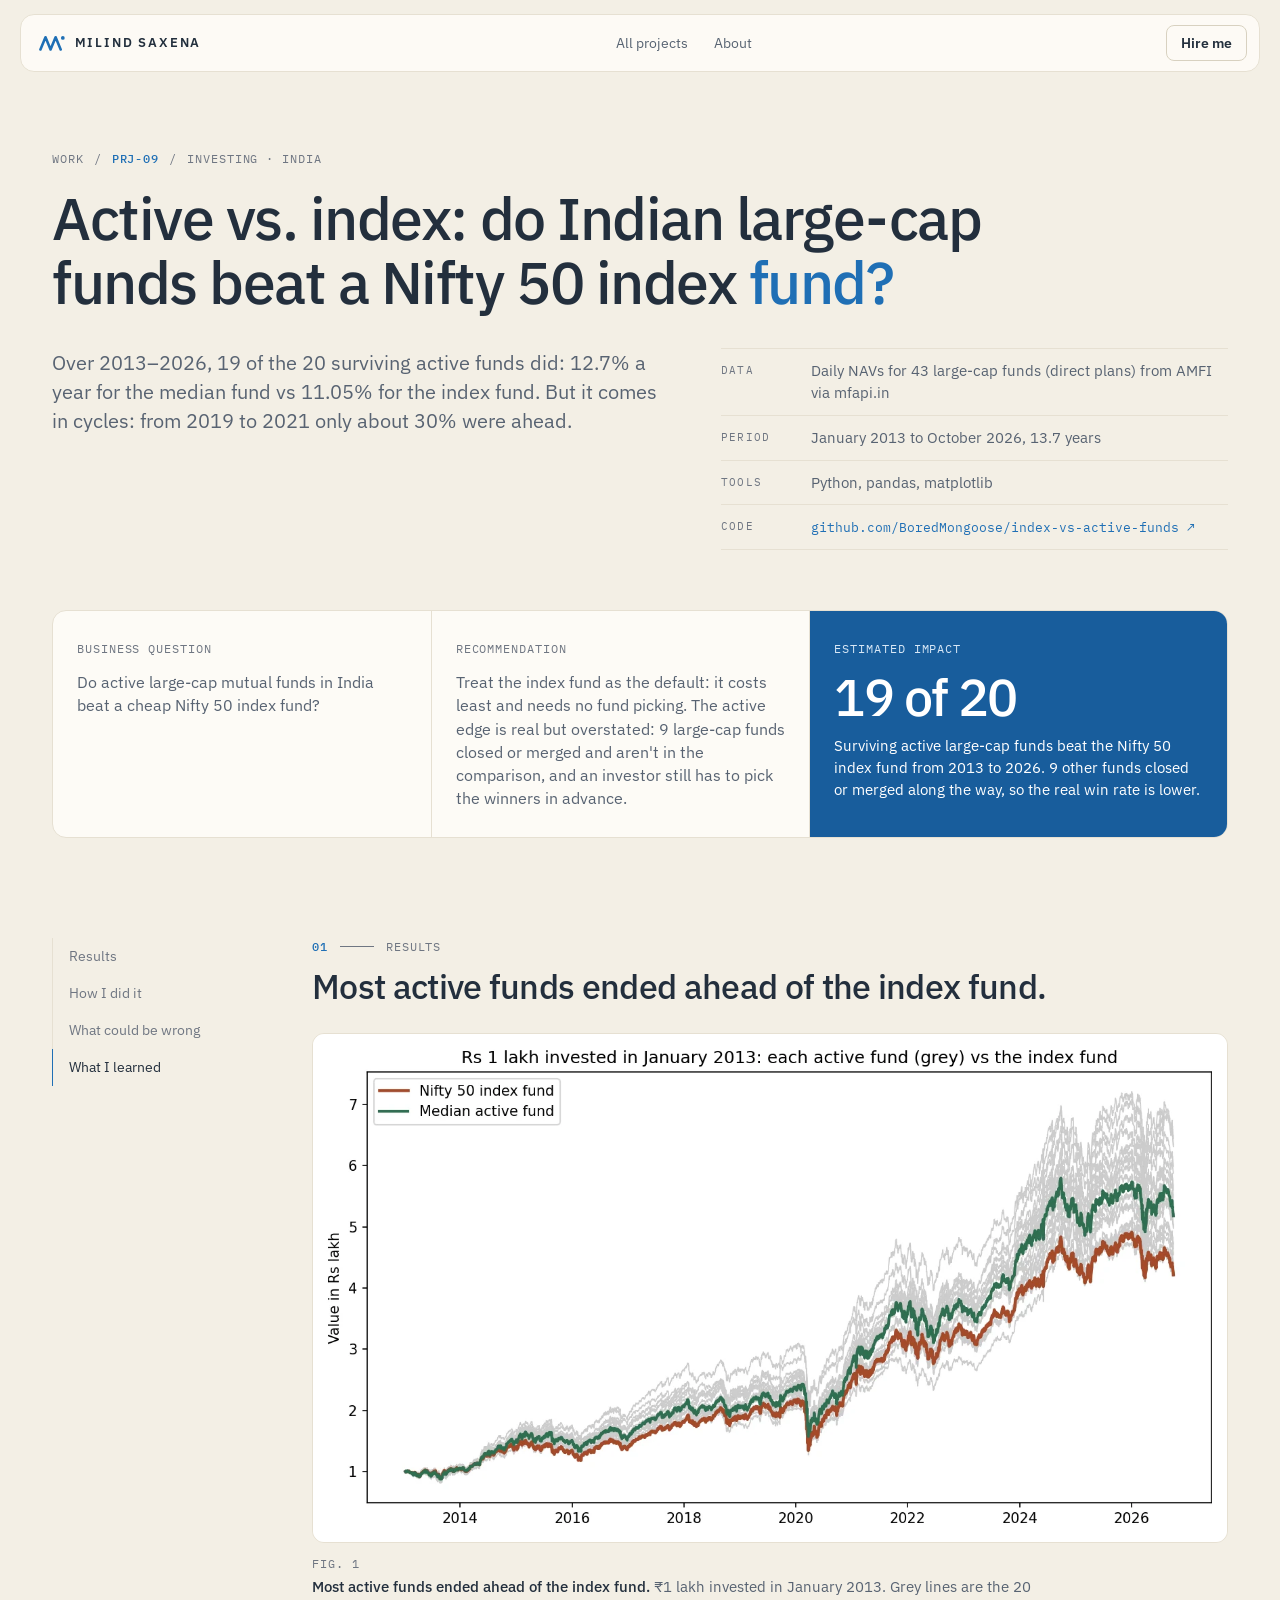
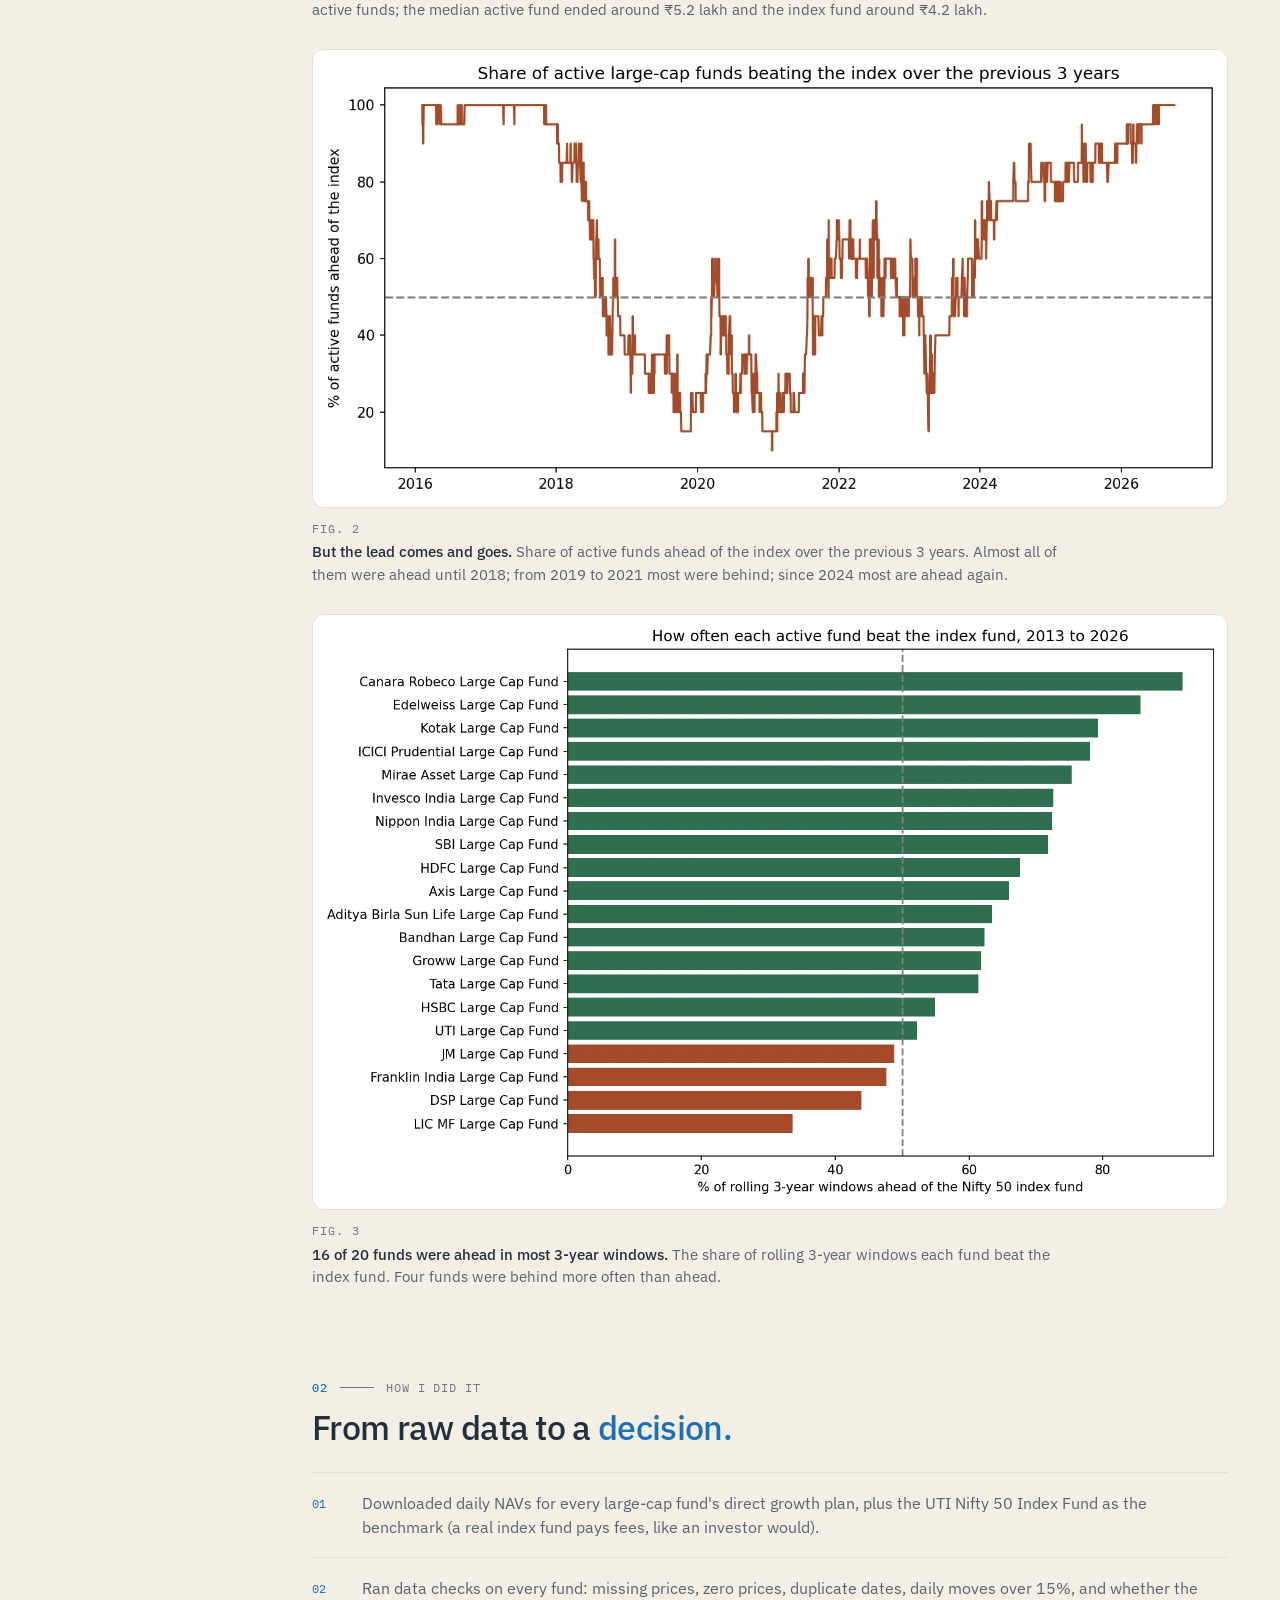
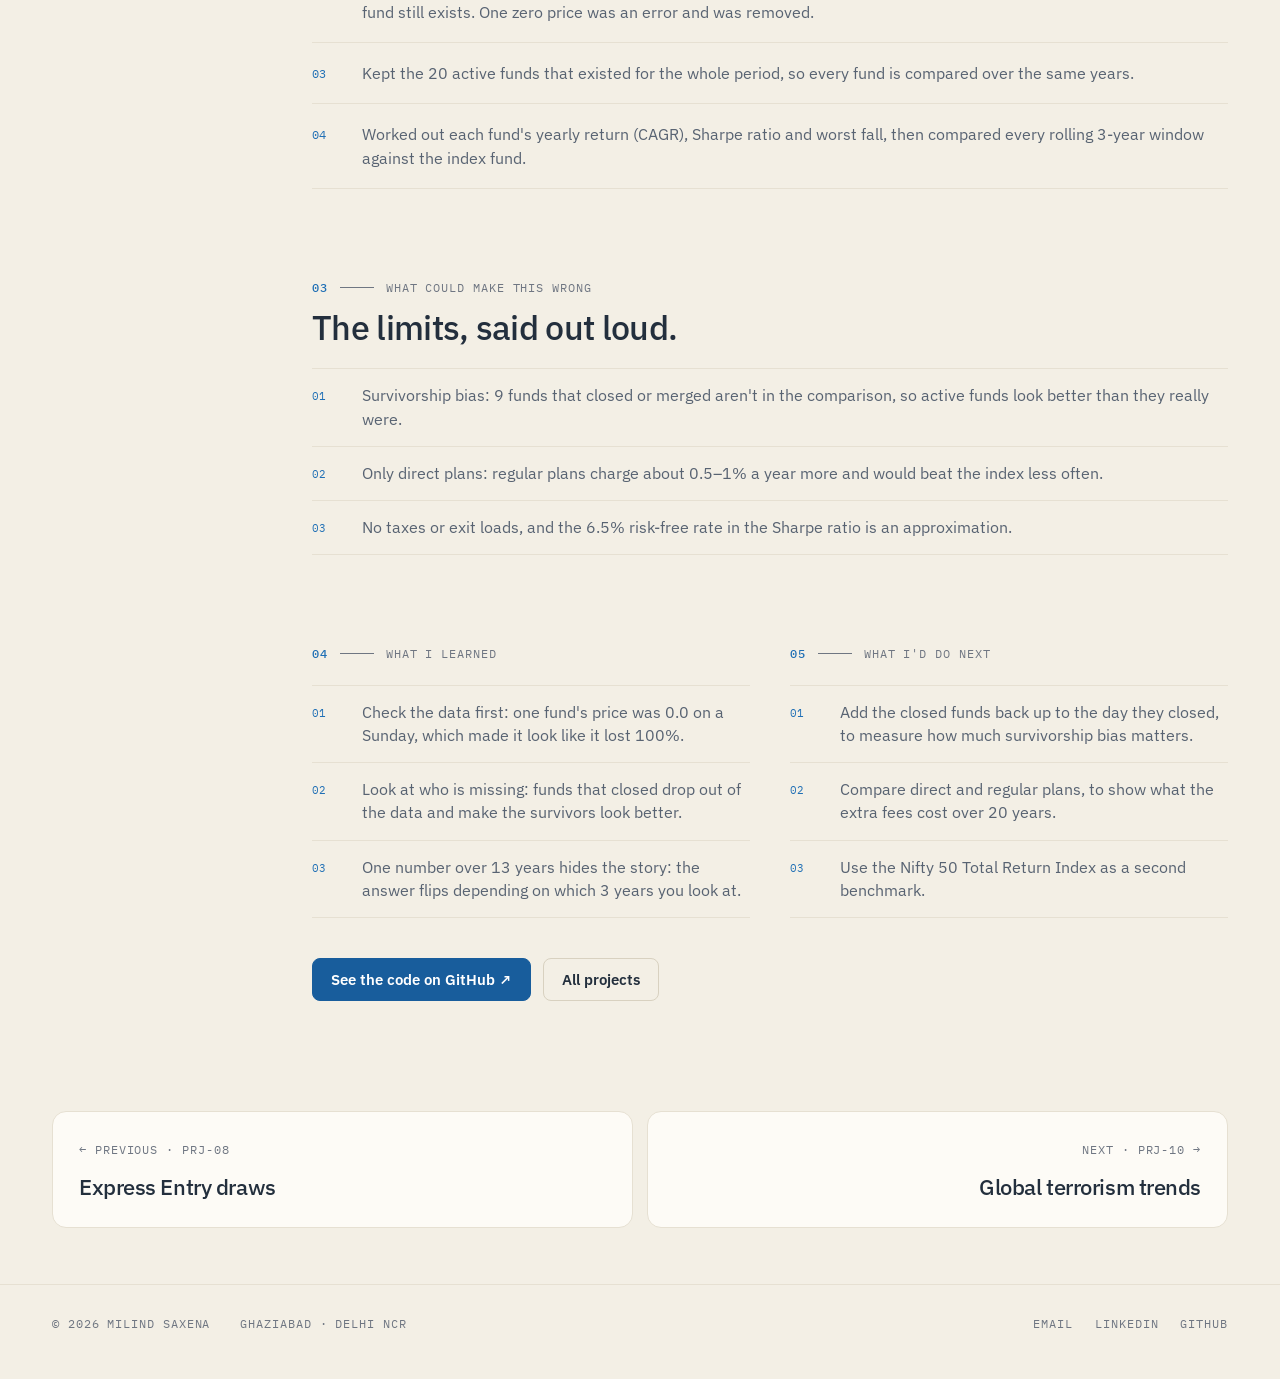
<file: projects/funds.html>
<!doctype html>
<html lang="en">
<head>
  <meta charset="utf-8">
  <meta name="viewport" content="width=device-width, initial-scale=1, viewport-fit=cover">
  <title>Active vs. index: do Indian large-cap funds beat a Nifty 50 index fund? · Milind Saxena</title>
  <meta name="description" content="Over 2013–2026, 19 of the 20 surviving active funds did: 12.7% a year for the median fund vs 11.05% for the index fund. But it comes in cycles: from 2019…">
  <meta property="og:title" content="Active vs. index: do Indian large-cap funds beat a Nifty 50 index fund? · Milind Saxena">
  <meta property="og:description" content="Over 2013–2026, 19 of the 20 surviving active funds did: 12.7% a year for the median fund vs 11.05% for the index fund. But it comes in cycles: from 2019…">
  <meta property="og:type" content="article">
  <meta property="og:url" content="https://boredmongoose.github.io/projects/funds.html">
  <meta property="og:image" content="https://boredmongoose.github.io/assets/og/funds.png">
  <meta property="og:image:width" content="1200">
  <meta property="og:image:height" content="628">
  <meta name="twitter:card" content="summary_large_image">
  <link rel="canonical" href="https://boredmongoose.github.io/projects/funds.html">
  <meta name="theme-color" content="#f3efe5">
  <link rel="icon" href="../assets/favicon.svg" type="image/svg+xml">
  <link rel="preconnect" href="https://fonts.googleapis.com">
  <link rel="preconnect" href="https://fonts.gstatic.com" crossorigin>
  <link href="https://fonts.googleapis.com/css2?family=IBM+Plex+Mono:wght@400;500&family=IBM+Plex+Sans:wght@400;500;600&display=swap" rel="stylesheet">
  <link rel="stylesheet" href="../signal.css?v=5">
</head>
<body>
  <a class="skip-link" href="#main">Skip to the case study</a>
  <svg width="0" height="0" style="position:absolute" aria-hidden="true"><symbol id="mark" viewBox="0 0 36 24"><path d="M2 21 L9 4 L16 21 L23 4 L30 21" fill="none" stroke="currentColor" stroke-width="3.6" stroke-linejoin="round" stroke-linecap="round"/><circle cx="33" cy="5" r="2.6" fill="currentColor"/></symbol></svg>
  <header class="nav">
    <a class="logo" href="../index.html"><svg aria-hidden="true"><use href="#mark"/></svg>MILIND SAXENA</a>
    <nav aria-label="Main"><a href="../index.html#work">All projects</a><a href="../index.html#about">About</a></nav>
    <a class="btn sm" href="../index.html#contact">Hire me</a>
  </header>

  <main class="wrap" id="main">
    <section class="case-top">
      <p class="crumb mono"><a href="../index.html#work">Work</a>/<b>PRJ-09</b>/<span>Investing · India</span></p>
      <h1 class="metal">Active vs. index: do Indian large-cap funds beat a Nifty 50 index <span class="it">fund?</span></h1>
      <div class="case-lede">
        <p>Over 2013–2026, 19 of the 20 surviving active funds did: 12.7% a year for the median fund vs 11.05% for the index fund. But it comes in cycles: from 2019 to 2021 only about 30% were ahead.</p>
        <dl class="spec">
          <dt>Data</dt><dd>Daily NAVs for 43 large-cap funds (direct plans) from AMFI via mfapi.in</dd>
          <dt>Period</dt><dd>January 2013 to October 2026, 13.7 years</dd>
          <dt>Tools</dt><dd>Python, pandas, matplotlib</dd>
          <dt>Code</dt><dd><a href="https://github.com/BoredMongoose/index-vs-active-funds">github.com/BoredMongoose/index-vs-active-funds ↗</a></dd>
        </dl>
      </div>
    </section>

    <div class="impact">
      <div><span class="mono">Business question</span><p>Do active large-cap mutual funds in India beat a cheap Nifty 50 index fund?</p></div>
      <div><span class="mono">Recommendation</span><p>Treat the index fund as the default: it costs least and needs no fund picking. The active edge is real but overstated: 9 large-cap funds closed or merged and aren&#x27;t in the comparison, and an investor still has to pick the winners in advance.</p></div>
      <div><span class="mono">Estimated impact</span><strong>19 of 20</strong><p>Surviving active large-cap funds beat the Nifty 50 index fund from 2013 to 2026. 9 other funds closed or merged along the way, so the real win rate is lower.</p></div>
    </div>

    <div class="case-doc">
      <nav class="toc" aria-label="On this page"><a href="#results" class="on">Results</a><a href="#how">How I did it</a><a href="#limits">What could be wrong</a><a href="#learned">What I learned</a></nav>
      <div>
        <section id="results"><p class="kick mono"><b>01</b><i></i>Results</p>
          <h2>Most active funds ended ahead of the index fund.</h2>
          <figure class="case-fig">
            <div class="imgbox"><img src="../assets/projects/index-vs-active-funds/growth_of_1_lakh.webp" width="1350" height="750" loading="lazy" decoding="async" alt="Most active funds ended ahead of the index fund. ₹1 lakh invested in January 2013. Grey lines are the 20 active funds; the median active fund ended around ₹5.2 lakh and the index fund around ₹4.2 lakh."></div>
            <figcaption><span class="mono">Fig. 1</span><strong>Most active funds ended ahead of the index fund.</strong> ₹1 lakh invested in January 2013. Grey lines are the 20 active funds; the median active fund ended around ₹5.2 lakh and the index fund around ₹4.2 lakh.</figcaption>
          </figure>
          <figure class="case-fig">
            <div class="imgbox"><img src="../assets/projects/index-vs-active-funds/share_ahead_over_time.webp" width="1350" height="675" loading="lazy" decoding="async" alt="But the lead comes and goes. Share of active funds ahead of the index over the previous 3 years. Almost all of them were ahead until 2018; from 2019 to 2021 most were behind; since 2024 most are ahead again."></div>
            <figcaption><span class="mono">Fig. 2</span><strong>But the lead comes and goes.</strong> Share of active funds ahead of the index over the previous 3 years. Almost all of them were ahead until 2018; from 2019 to 2021 most were behind; since 2024 most are ahead again.</figcaption>
          </figure>
          <figure class="case-fig">
            <div class="imgbox"><img src="../assets/projects/index-vs-active-funds/rolling_win_rate.webp" width="1500" height="975" loading="lazy" decoding="async" alt="16 of 20 funds were ahead in most 3-year windows. The share of rolling 3-year windows each fund beat the index fund. Four funds were behind more often than ahead."></div>
            <figcaption><span class="mono">Fig. 3</span><strong>16 of 20 funds were ahead in most 3-year windows.</strong> The share of rolling 3-year windows each fund beat the index fund. Four funds were behind more often than ahead.</figcaption>
          </figure>
        </section>

        <section id="how"><p class="kick mono"><b>02</b><i></i>How I did it</p>
          <h2>From raw data to a <span class="it">decision.</span></h2>
          <ol class="method">
            <li>Downloaded daily NAVs for every large-cap fund&#x27;s direct growth plan, plus the UTI Nifty 50 Index Fund as the benchmark (a real index fund pays fees, like an investor would).</li>
            <li>Ran data checks on every fund: missing prices, zero prices, duplicate dates, daily moves over 15%, and whether the fund still exists. One zero price was an error and was removed.</li>
            <li>Kept the 20 active funds that existed for the whole period, so every fund is compared over the same years.</li>
            <li>Worked out each fund&#x27;s yearly return (CAGR), Sharpe ratio and worst fall, then compared every rolling 3-year window against the index fund.</li>
          </ol>
        </section>

        <section id="limits"><p class="kick mono"><b>03</b><i></i>What could make this wrong</p>
          <h2>The limits, said out loud.</h2>
          <ul class="notes">
            <li><span>01</span>Survivorship bias: 9 funds that closed or merged aren&#x27;t in the comparison, so active funds look better than they really were.</li>
            <li><span>02</span>Only direct plans: regular plans charge about 0.5–1% a year more and would beat the index less often.</li>
            <li><span>03</span>No taxes or exit loads, and the 6.5% risk-free rate in the Sharpe ratio is an approximation.</li>
          </ul>
        </section>

        <section id="learned" class="case-two">
          <div><p class="kick mono"><b>04</b><i></i>What I learned</p>
            <ul class="notes">
            <li><span>01</span>Check the data first: one fund&#x27;s price was 0.0 on a Sunday, which made it look like it lost 100%.</li>
            <li><span>02</span>Look at who is missing: funds that closed drop out of the data and make the survivors look better.</li>
            <li><span>03</span>One number over 13 years hides the story: the answer flips depending on which 3 years you look at.</li>
            </ul>
          </div>
          <div><p class="kick mono"><b>05</b><i></i>What I'd do next</p>
            <ul class="notes">
            <li><span>01</span>Add the closed funds back up to the day they closed, to measure how much survivorship bias matters.</li>
            <li><span>02</span>Compare direct and regular plans, to show what the extra fees cost over 20 years.</li>
            <li><span>03</span>Use the Nifty 50 Total Return Index as a second benchmark.</li>
            </ul>
          </div>
        </section>

        <div class="code-cta"><a class="btn red" href="https://github.com/BoredMongoose/index-vs-active-funds">See the code on GitHub ↗</a><a class="btn" href="../index.html#work">All projects</a></div>
      </div>
    </div>

    <nav class="pager" aria-label="More projects">
      <a href="express-entry.html"><span class="mono">← Previous · PRJ-08</span><b>Express Entry draws</b></a>
      <a href="terrorism.html"><span class="mono">Next · PRJ-10 →</span><b>Global terrorism trends</b></a>
    </nav>
  </main>

  <footer class="foot mono"><div class="wrap"><span>© 2026 Milind Saxena</span><span>Ghaziabad · Delhi NCR</span><span class="links"><a href="mailto:milind.sax01@gmail.com">Email</a><a href="https://www.linkedin.com/in/milind-saxena-54399722a">LinkedIn</a><a href="https://github.com/BoredMongoose">GitHub</a></span></div></footer>
  <script>
    // highlight the section you're reading in the side menu
    const toc = [...document.querySelectorAll(".toc a")], parts = toc.map((a) => document.querySelector(a.getAttribute("href")));
    const io = new IntersectionObserver((es) => es.forEach((e) => { if (e.isIntersecting) toc.forEach((a, i) => a.classList.toggle("on", parts[i] === e.target)); }), { rootMargin: "-35% 0px -60% 0px" });
    parts.forEach((p) => io.observe(p));
  </script>
</body>
</html>
</file>
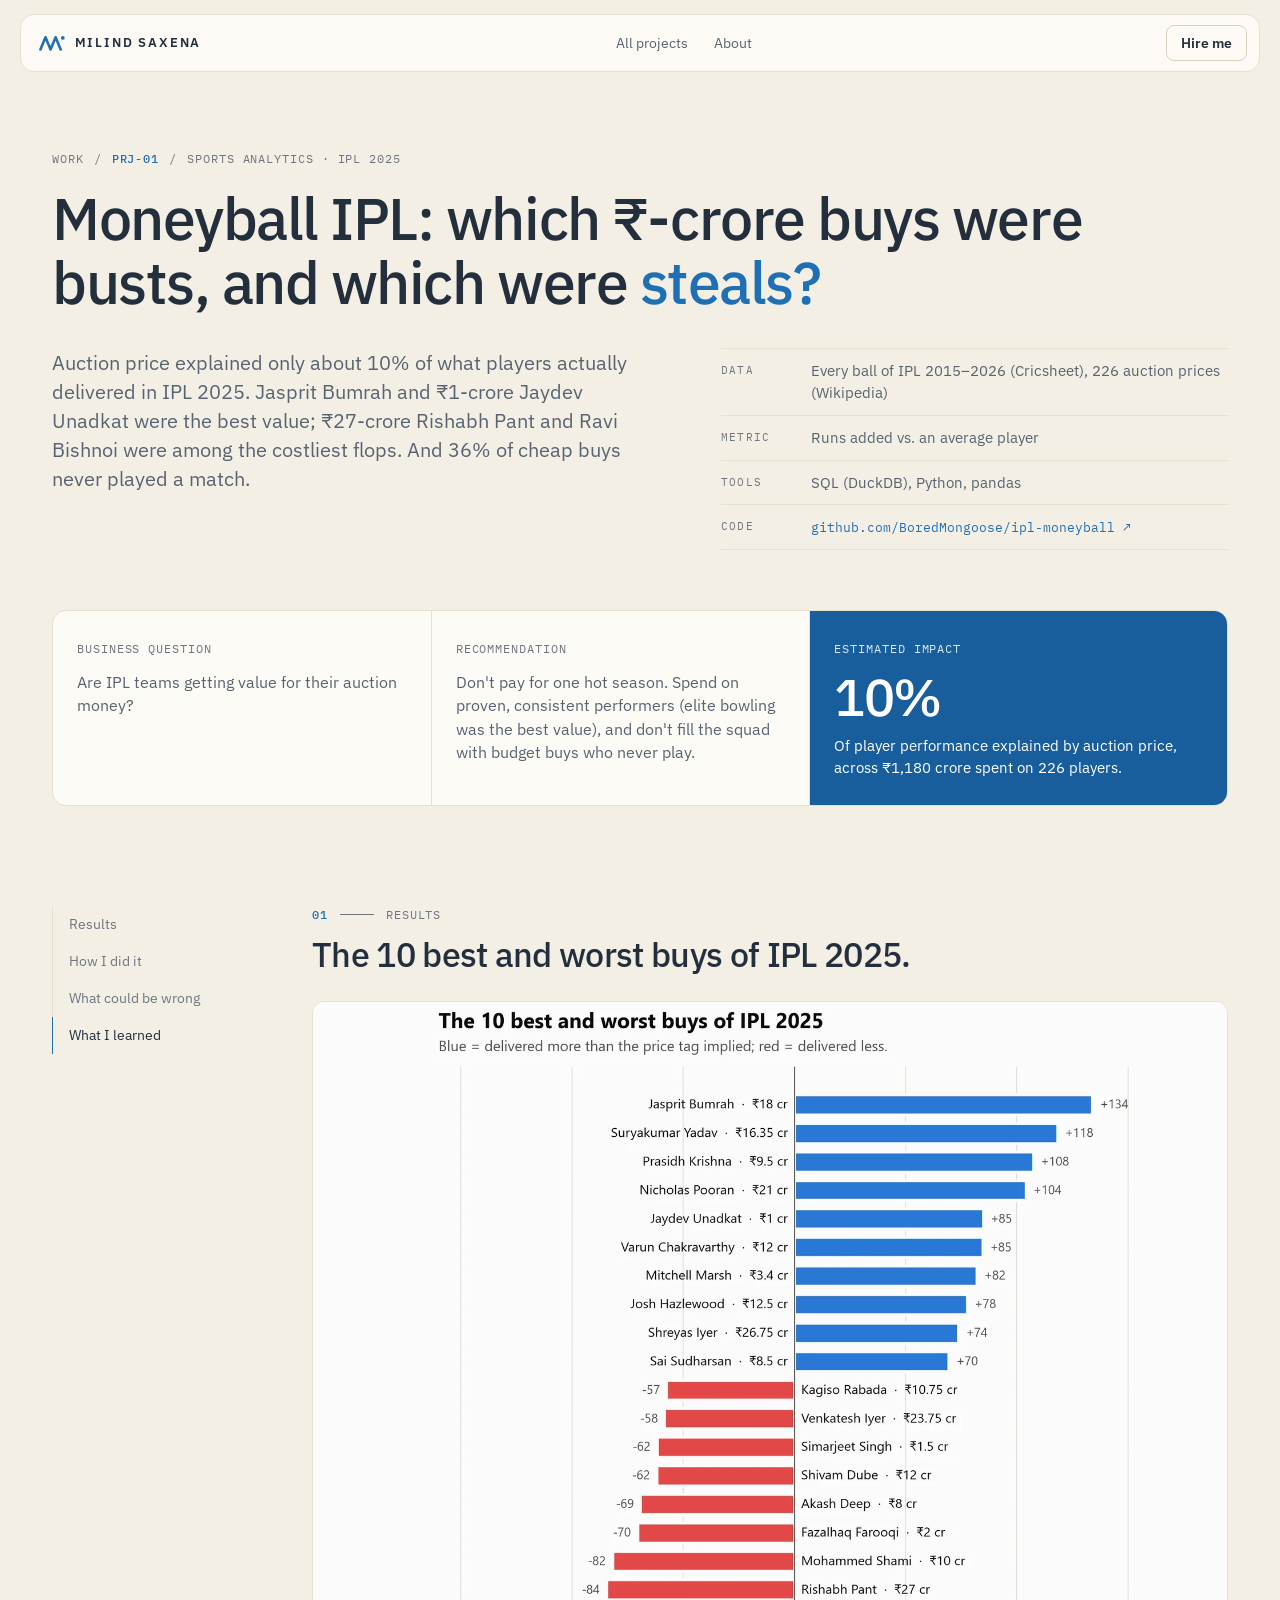
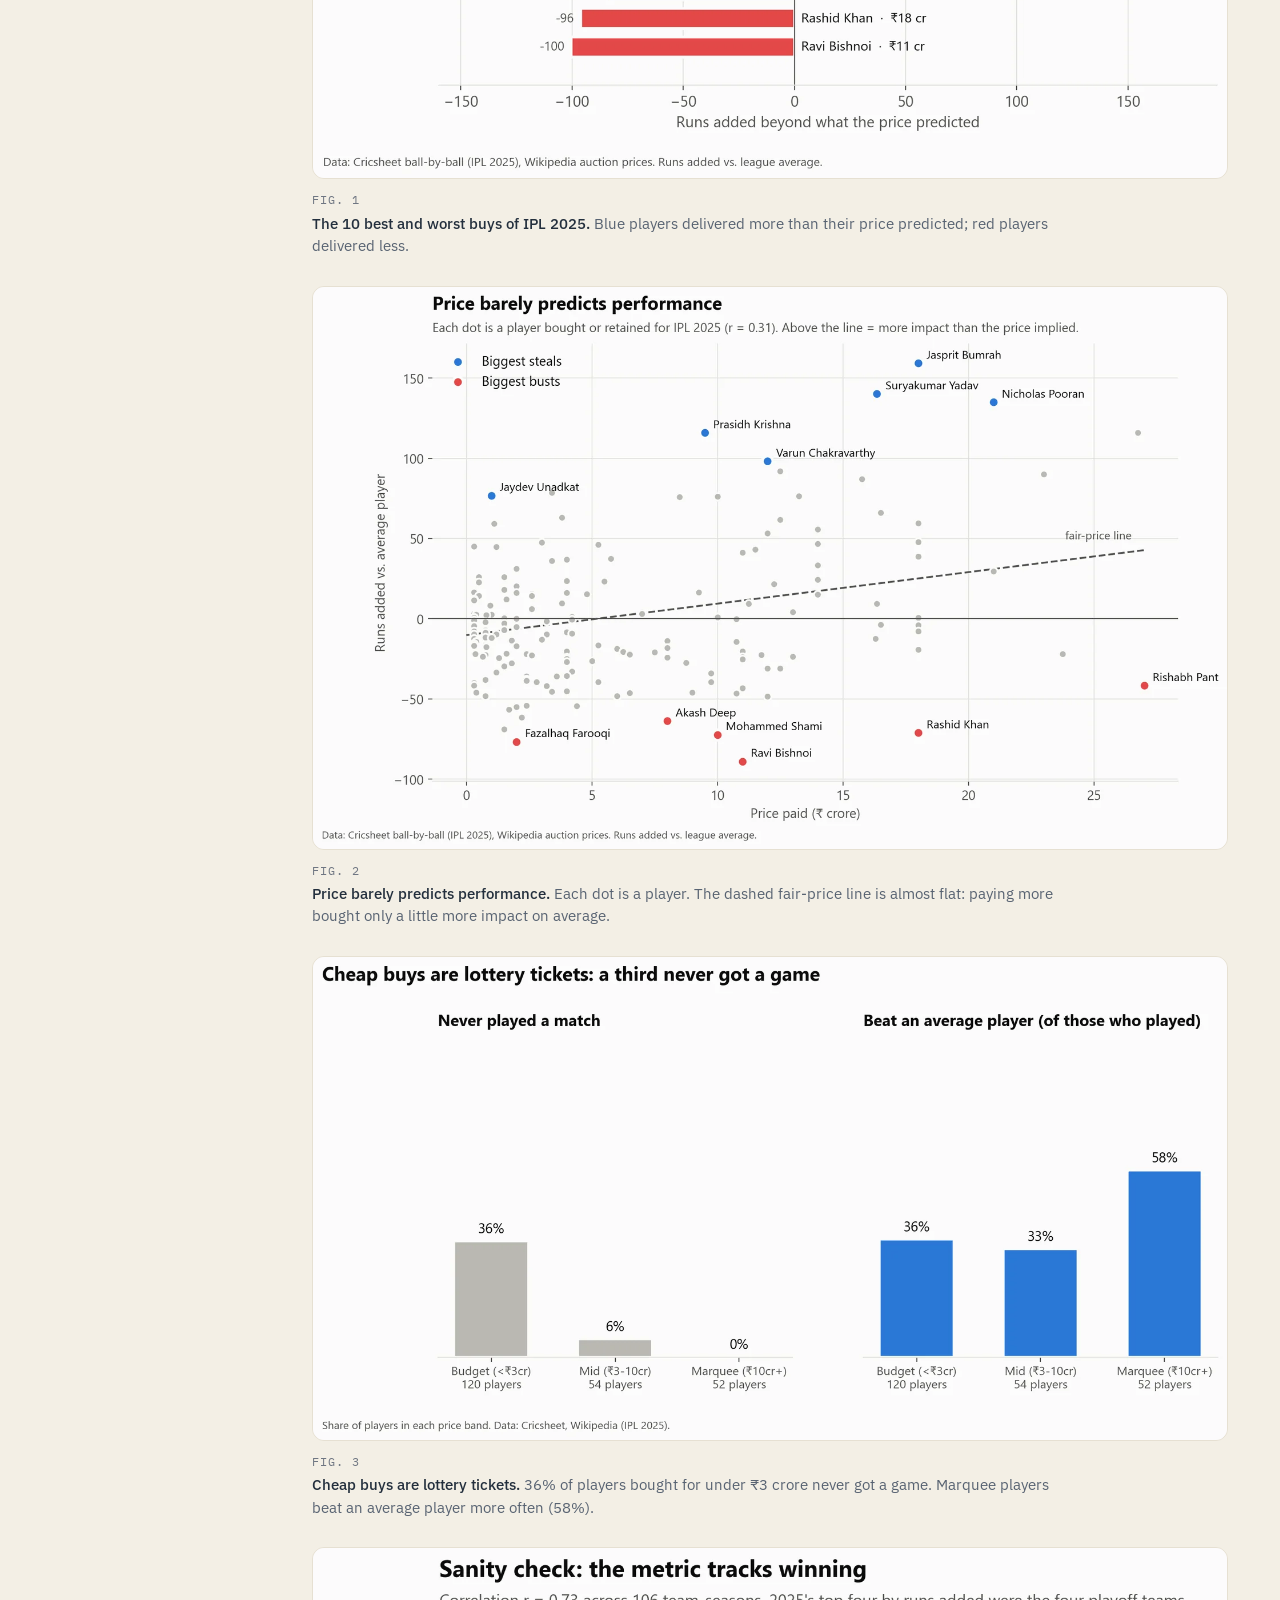
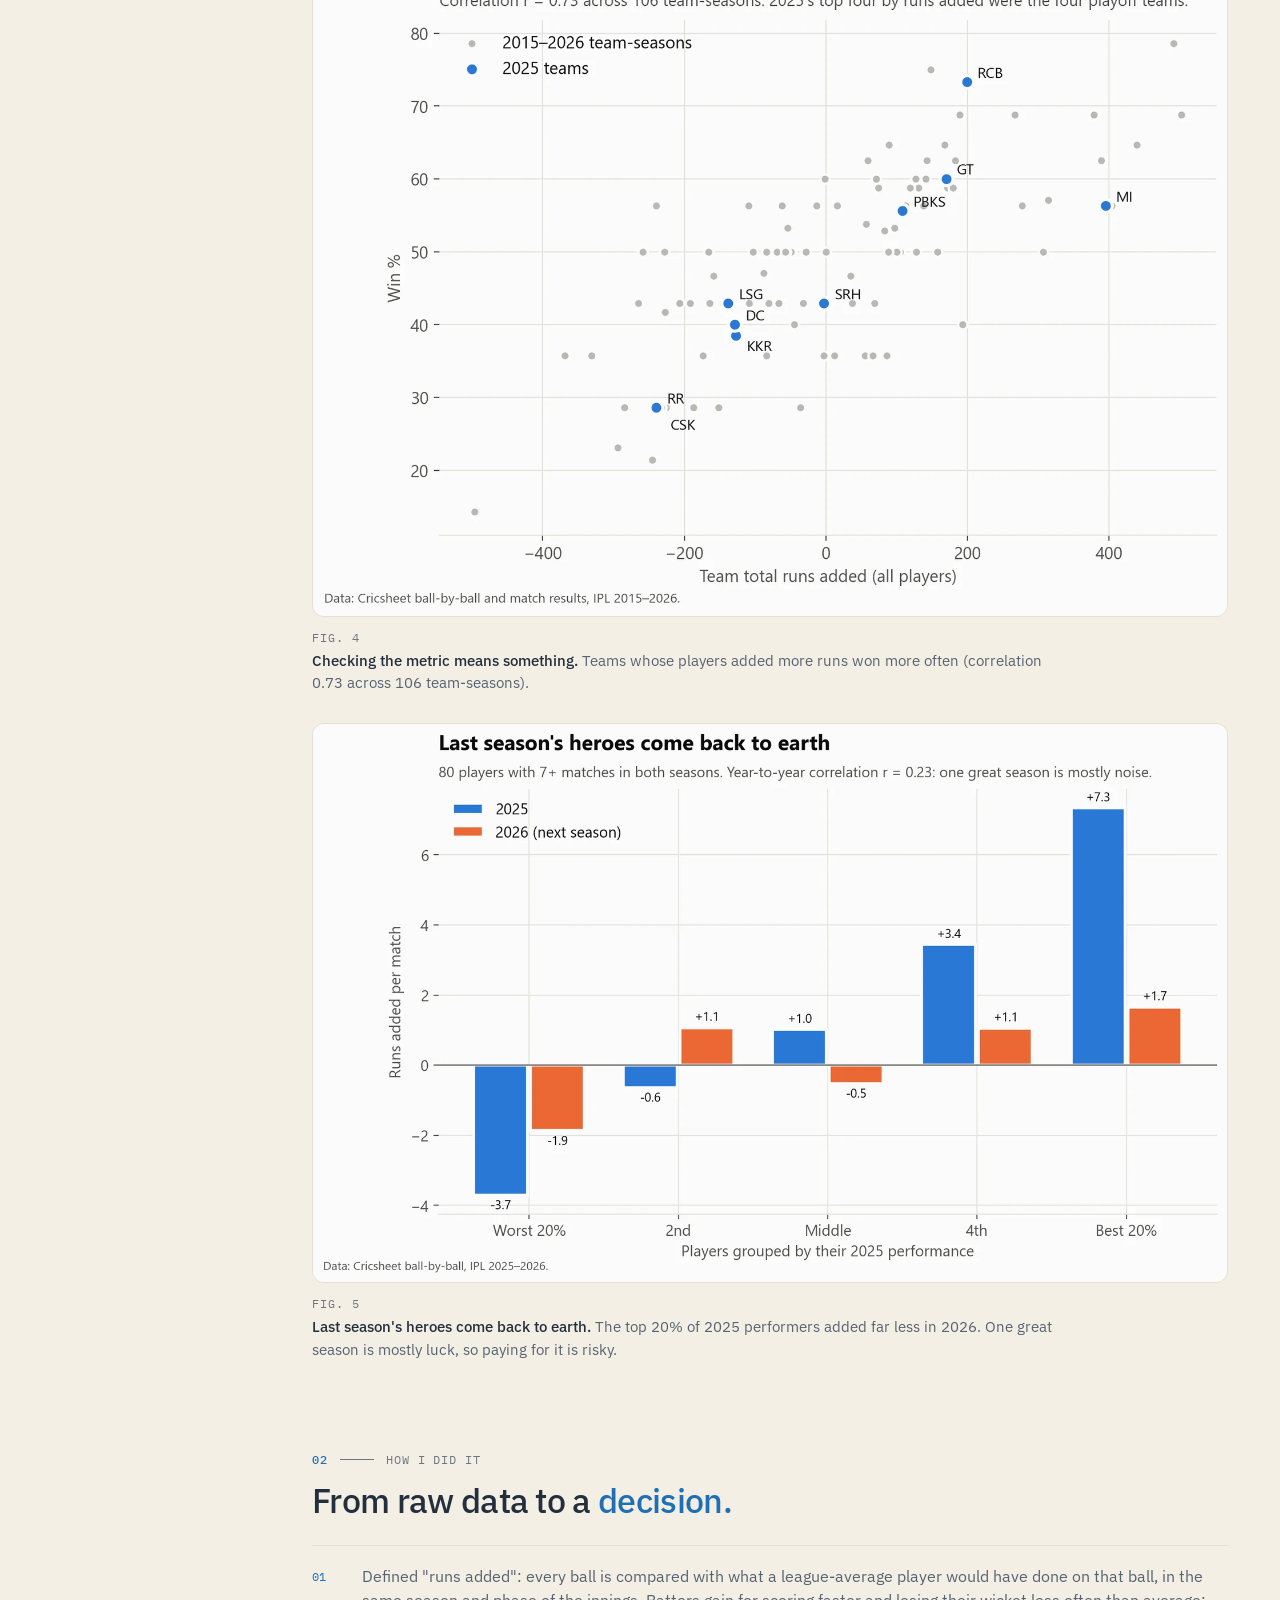
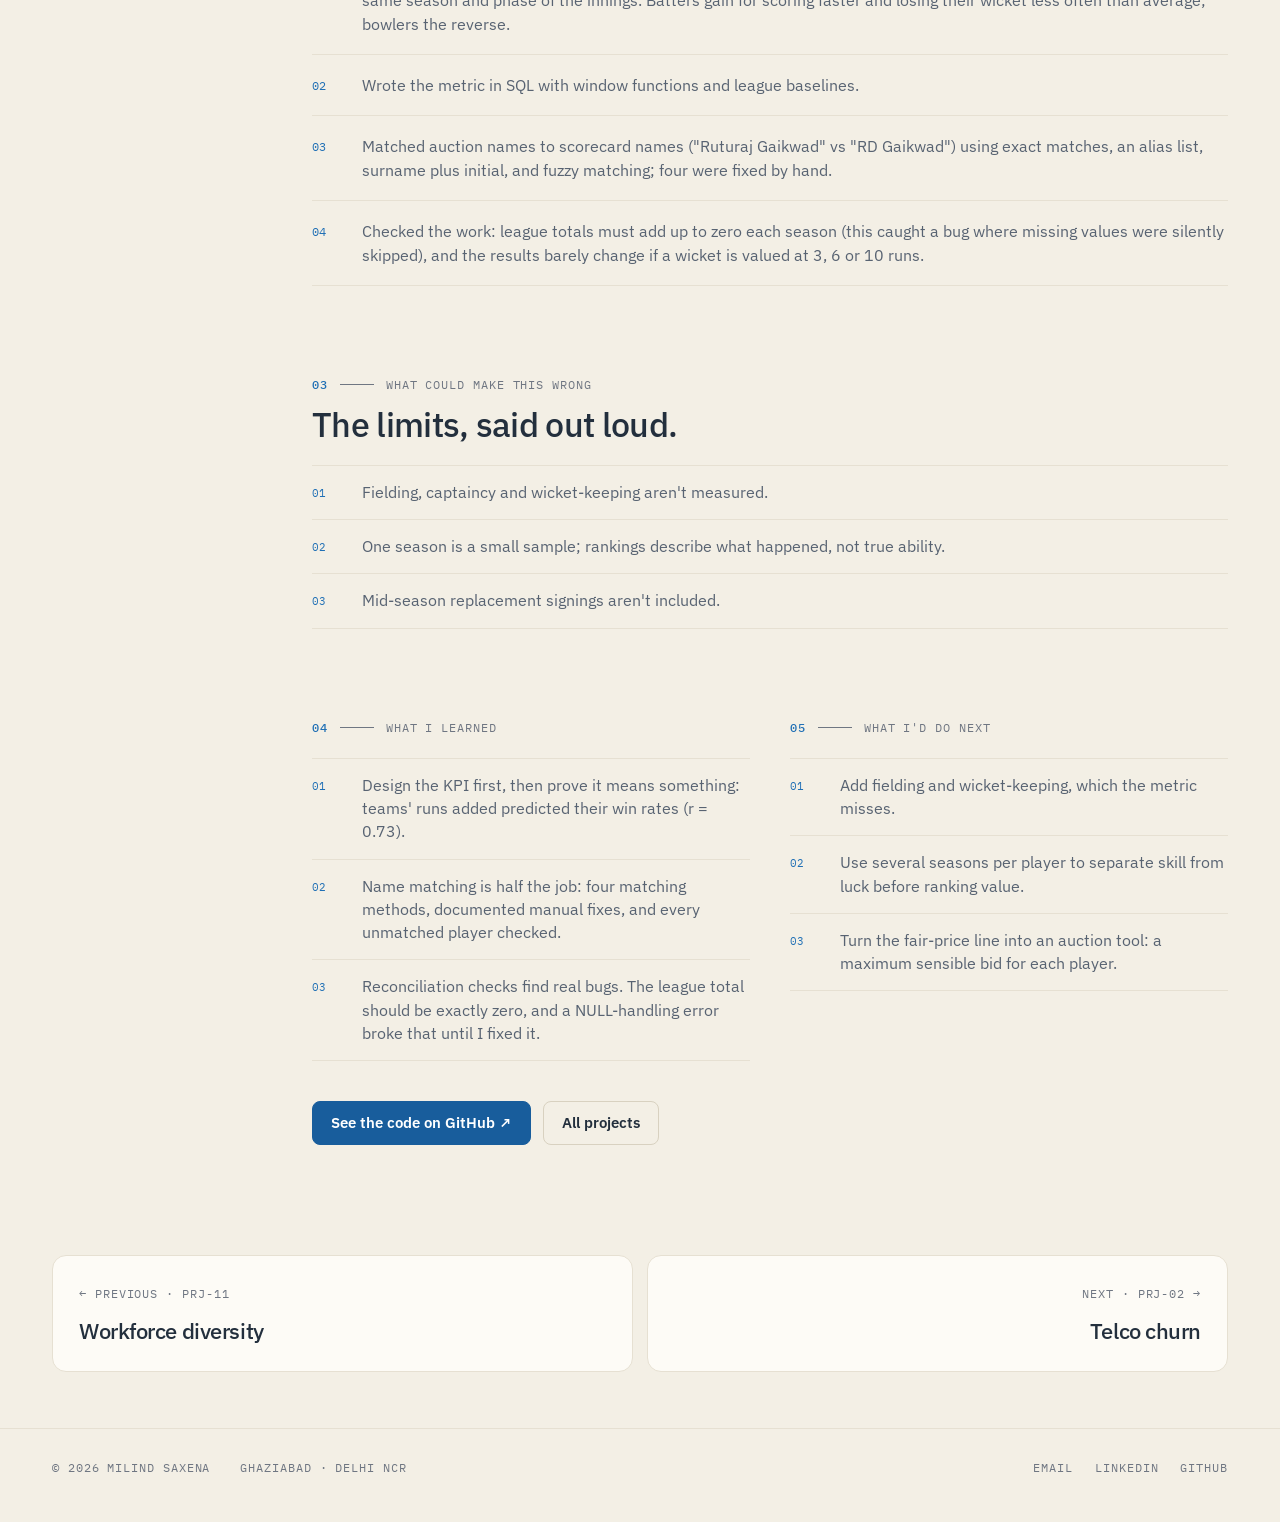
<file: projects/ipl.html>
<!doctype html>
<html lang="en">
<head>
  <meta charset="utf-8">
  <meta name="viewport" content="width=device-width, initial-scale=1, viewport-fit=cover">
  <title>Moneyball IPL: which ₹-crore buys were busts, and which were steals? · Milind Saxena</title>
  <meta name="description" content="Mostly not. Auction price explained only about 10% of what players delivered. 36% of budget buys never played, mid-priced players were the weakest band…">
  <meta property="og:title" content="Moneyball IPL: which ₹-crore buys were busts, and which were steals? · Milind Saxena">
  <meta property="og:description" content="Mostly not. Auction price explained only about 10% of what players delivered. 36% of budget buys never played, mid-priced players were the weakest band…">
  <meta property="og:type" content="article">
  <meta property="og:url" content="https://boredmongoose.github.io/projects/ipl.html">
  <meta property="og:image" content="https://boredmongoose.github.io/assets/og/ipl.png">
  <meta property="og:image:width" content="1200">
  <meta property="og:image:height" content="628">
  <meta name="twitter:card" content="summary_large_image">
  <link rel="canonical" href="https://boredmongoose.github.io/projects/ipl.html">
  <meta name="theme-color" content="#f3efe5">
  <link rel="icon" href="../assets/favicon.svg" type="image/svg+xml">
  <link rel="preconnect" href="https://fonts.googleapis.com">
  <link rel="preconnect" href="https://fonts.gstatic.com" crossorigin>
  <link href="https://fonts.googleapis.com/css2?family=IBM+Plex+Mono:wght@400;500&family=IBM+Plex+Sans:wght@400;500;600&display=swap" rel="stylesheet">
  <link rel="stylesheet" href="../signal.css?v=5">
</head>
<body>
  <a class="skip-link" href="#main">Skip to the case study</a>
  <svg width="0" height="0" style="position:absolute" aria-hidden="true"><symbol id="mark" viewBox="0 0 36 24"><path d="M2 21 L9 4 L16 21 L23 4 L30 21" fill="none" stroke="currentColor" stroke-width="3.6" stroke-linejoin="round" stroke-linecap="round"/><circle cx="33" cy="5" r="2.6" fill="currentColor"/></symbol></svg>
  <header class="nav">
    <a class="logo" href="../index.html"><svg aria-hidden="true"><use href="#mark"/></svg>MILIND SAXENA</a>
    <nav aria-label="Main"><a href="../index.html#work">All projects</a><a href="../index.html#about">About</a></nav>
    <a class="btn sm" href="../index.html#contact">Hire me</a>
  </header>

  <main class="wrap" id="main">
    <section class="case-top">
      <p class="crumb mono"><a href="../index.html#work">Work</a>/<b>PRJ-01</b>/<span>Sports analytics · IPL 2025</span></p>
      <h1 class="metal">Moneyball IPL: which ₹&#8209;crore buys were busts, and which were <span class="it">steals?</span></h1>
      <div class="case-lede">
        <p>Auction price explained only about 10% of what players actually delivered in IPL 2025. Jasprit Bumrah and ₹1&#8209;crore Jaydev Unadkat were the best value; ₹27&#8209;crore Rishabh Pant and Ravi Bishnoi were among the costliest flops. And 36% of cheap buys never played a match.</p>
        <dl class="spec">
          <dt>Data</dt><dd>Every ball of IPL 2015–2026 (Cricsheet), 226 auction prices (Wikipedia)</dd>
          <dt>Metric</dt><dd>Runs added vs. an average player</dd>
          <dt>Tools</dt><dd>SQL (DuckDB), Python, pandas</dd>
          <dt>Code</dt><dd><a href="https://github.com/BoredMongoose/ipl-moneyball">github.com/BoredMongoose/ipl-moneyball ↗</a></dd>
        </dl>
      </div>
    </section>

    <div class="impact">
      <div><span class="mono">Business question</span><p>Are IPL teams getting value for their auction money?</p></div>
      <div><span class="mono">Recommendation</span><p>Don&#x27;t pay for one hot season. Spend on proven, consistent performers (elite bowling was the best value), and don&#x27;t fill the squad with budget buys who never play.</p></div>
      <div><span class="mono">Estimated impact</span><strong>10%</strong><p>Of player performance explained by auction price, across ₹1,180 crore spent on 226 players.</p></div>
    </div>

    <div class="case-doc">
      <nav class="toc" aria-label="On this page"><a href="#results" class="on">Results</a><a href="#how">How I did it</a><a href="#limits">What could be wrong</a><a href="#learned">What I learned</a></nav>
      <div>
        <section id="results"><p class="kick mono"><b>01</b><i></i>Results</p>
          <h2>The 10 best and worst buys of IPL 2025.</h2>
          <figure class="case-fig">
            <div class="imgbox"><img src="../assets/projects/ipl-moneyball/02_steals_and_busts.webp" width="1600" height="1359" loading="lazy" decoding="async" alt="The 10 best and worst buys of IPL 2025. Blue players delivered more than their price predicted; red players delivered less."></div>
            <figcaption><span class="mono">Fig. 1</span><strong>The 10 best and worst buys of IPL 2025.</strong> Blue players delivered more than their price predicted; red players delivered less.</figcaption>
          </figure>
          <figure class="case-fig">
            <div class="imgbox"><img src="../assets/projects/ipl-moneyball/01_price_vs_impact.webp" width="1600" height="984" loading="lazy" decoding="async" alt="Price barely predicts performance. Each dot is a player. The dashed fair-price line is almost flat: paying more bought only a little more impact on average."></div>
            <figcaption><span class="mono">Fig. 2</span><strong>Price barely predicts performance.</strong> Each dot is a player. The dashed fair-price line is almost flat: paying more bought only a little more impact on average.</figcaption>
          </figure>
          <figure class="case-fig">
            <div class="imgbox"><img src="../assets/projects/ipl-moneyball/03_price_bands.webp" width="1600" height="846" loading="lazy" decoding="async" alt="Cheap buys are lottery tickets. 36% of players bought for under ₹3 crore never got a game. Marquee players beat an average player more often (58%)."></div>
            <figcaption><span class="mono">Fig. 3</span><strong>Cheap buys are lottery tickets.</strong> 36% of players bought for under ₹3 crore never got a game. Marquee players beat an average player more often (58%).</figcaption>
          </figure>
          <figure class="case-fig">
            <div class="imgbox"><img src="../assets/projects/ipl-moneyball/04_metric_validation.webp" width="1600" height="1168" loading="lazy" decoding="async" alt="Checking the metric means something. Teams whose players added more runs won more often (correlation 0.73 across 106 team-seasons)."></div>
            <figcaption><span class="mono">Fig. 4</span><strong>Checking the metric means something.</strong> Teams whose players added more runs won more often (correlation 0.73 across 106 team-seasons).</figcaption>
          </figure>
          <figure class="case-fig">
            <div class="imgbox"><img src="../assets/projects/ipl-moneyball/05_regression_to_mean.webp" width="1600" height="977" loading="lazy" decoding="async" alt="Last season&#x27;s heroes come back to earth. The top 20% of 2025 performers added far less in 2026. One great season is mostly luck, so paying for it is risky."></div>
            <figcaption><span class="mono">Fig. 5</span><strong>Last season&#x27;s heroes come back to earth.</strong> The top 20% of 2025 performers added far less in 2026. One great season is mostly luck, so paying for it is risky.</figcaption>
          </figure>
        </section>

        <section id="how"><p class="kick mono"><b>02</b><i></i>How I did it</p>
          <h2>From raw data to a <span class="it">decision.</span></h2>
          <ol class="method">
            <li>Defined &quot;runs added&quot;: every ball is compared with what a league-average player would have done on that ball, in the same season and phase of the innings. Batters gain for scoring faster and losing their wicket less often than average; bowlers the reverse.</li>
            <li>Wrote the metric in SQL with window functions and league baselines.</li>
            <li>Matched auction names to scorecard names (&quot;Ruturaj Gaikwad&quot; vs &quot;RD Gaikwad&quot;) using exact matches, an alias list, surname plus initial, and fuzzy matching; four were fixed by hand.</li>
            <li>Checked the work: league totals must add up to zero each season (this caught a bug where missing values were silently skipped), and the results barely change if a wicket is valued at 3, 6 or 10 runs.</li>
          </ol>
        </section>

        <section id="limits"><p class="kick mono"><b>03</b><i></i>What could make this wrong</p>
          <h2>The limits, said out loud.</h2>
          <ul class="notes">
            <li><span>01</span>Fielding, captaincy and wicket-keeping aren&#x27;t measured.</li>
            <li><span>02</span>One season is a small sample; rankings describe what happened, not true ability.</li>
            <li><span>03</span>Mid-season replacement signings aren&#x27;t included.</li>
          </ul>
        </section>

        <section id="learned" class="case-two">
          <div><p class="kick mono"><b>04</b><i></i>What I learned</p>
            <ul class="notes">
            <li><span>01</span>Design the KPI first, then prove it means something: teams&#x27; runs added predicted their win rates (r = 0.73).</li>
            <li><span>02</span>Name matching is half the job: four matching methods, documented manual fixes, and every unmatched player checked.</li>
            <li><span>03</span>Reconciliation checks find real bugs. The league total should be exactly zero, and a NULL-handling error broke that until I fixed it.</li>
            </ul>
          </div>
          <div><p class="kick mono"><b>05</b><i></i>What I'd do next</p>
            <ul class="notes">
            <li><span>01</span>Add fielding and wicket-keeping, which the metric misses.</li>
            <li><span>02</span>Use several seasons per player to separate skill from luck before ranking value.</li>
            <li><span>03</span>Turn the fair-price line into an auction tool: a maximum sensible bid for each player.</li>
            </ul>
          </div>
        </section>

        <div class="code-cta"><a class="btn red" href="https://github.com/BoredMongoose/ipl-moneyball">See the code on GitHub ↗</a><a class="btn" href="../index.html#work">All projects</a></div>
      </div>
    </div>

    <nav class="pager" aria-label="More projects">
      <a href="workforce.html"><span class="mono">← Previous · PRJ-11</span><b>Workforce diversity</b></a>
      <a href="churn.html"><span class="mono">Next · PRJ-02 →</span><b>Telco churn</b></a>
    </nav>
  </main>

  <footer class="foot mono"><div class="wrap"><span>© 2026 Milind Saxena</span><span>Ghaziabad · Delhi NCR</span><span class="links"><a href="mailto:milind.sax01@gmail.com">Email</a><a href="https://www.linkedin.com/in/milind-saxena-54399722a">LinkedIn</a><a href="https://github.com/BoredMongoose">GitHub</a></span></div></footer>
  <script>
    // highlight the section you're reading in the side menu
    const toc = [...document.querySelectorAll(".toc a")], parts = toc.map((a) => document.querySelector(a.getAttribute("href")));
    const io = new IntersectionObserver((es) => es.forEach((e) => { if (e.isIntersecting) toc.forEach((a, i) => a.classList.toggle("on", parts[i] === e.target)); }), { rootMargin: "-35% 0px -60% 0px" });
    parts.forEach((p) => io.observe(p));
  </script>
</body>
</html>
</file>
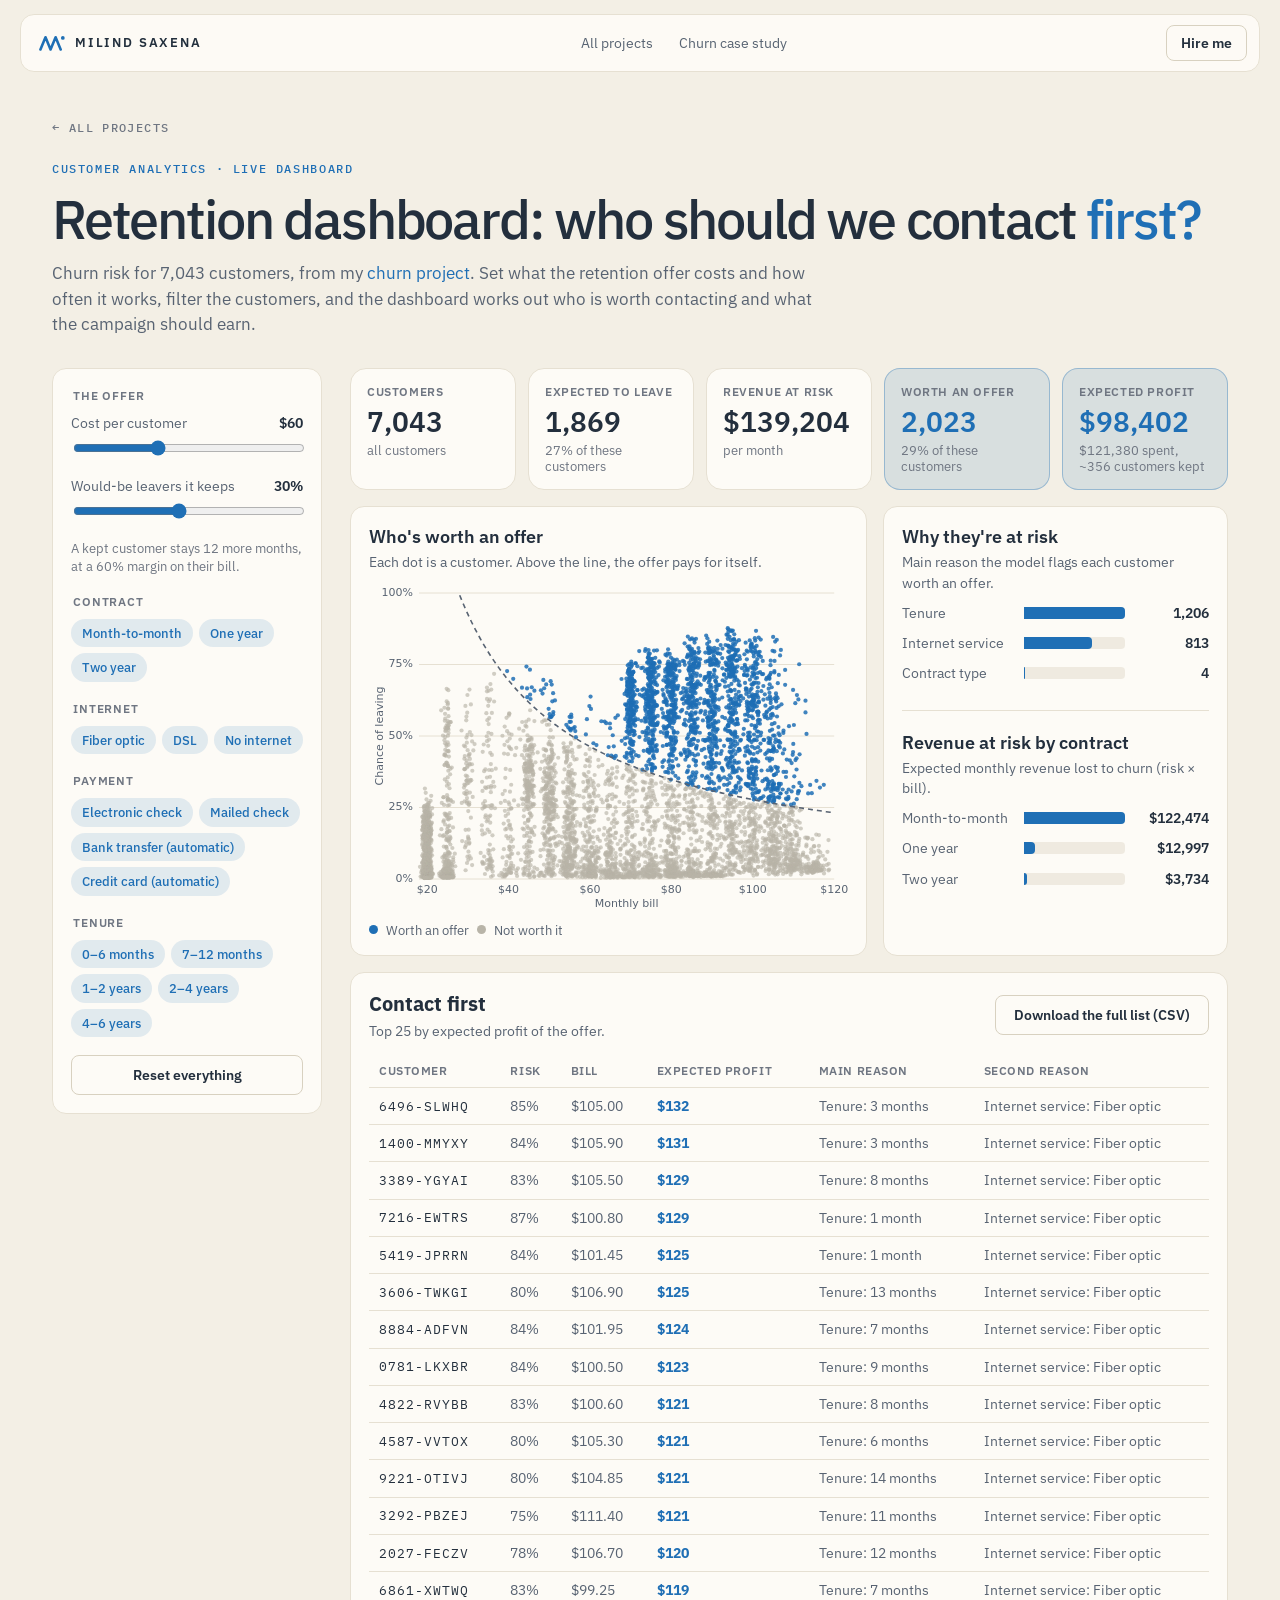
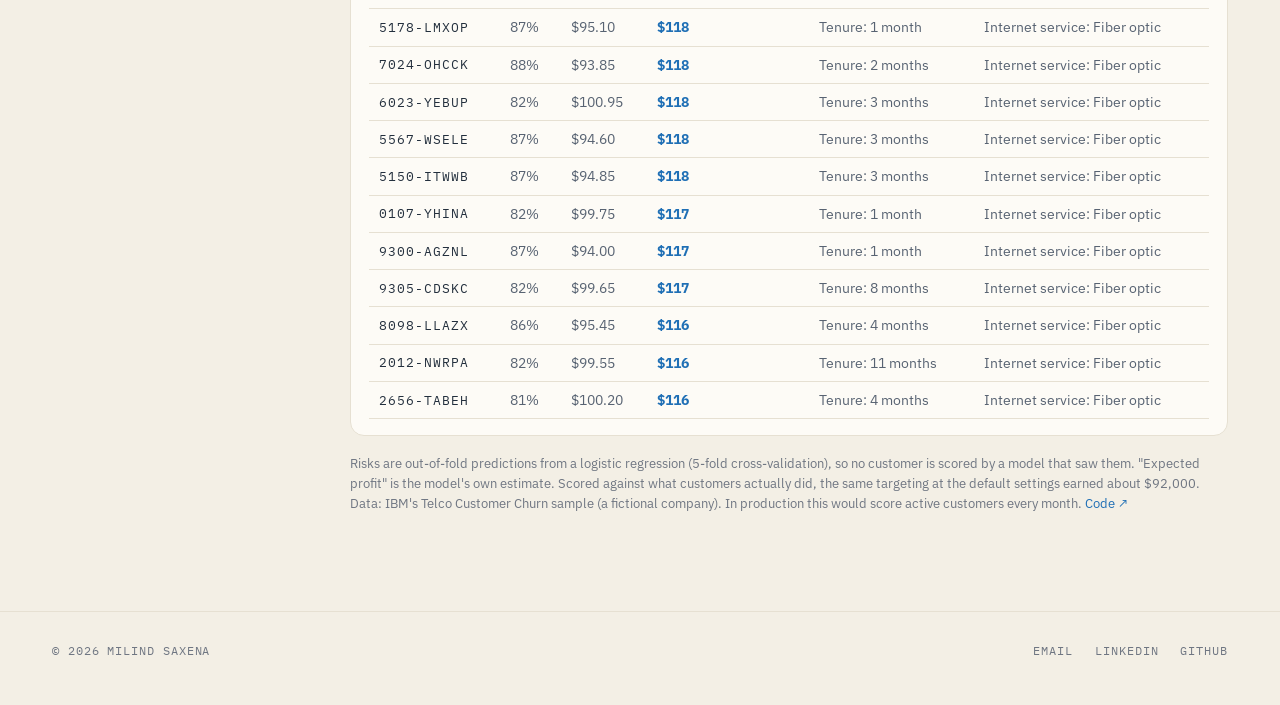
<file: projects/retention-dashboard.html>
<!doctype html>
<html lang="en">
<head>
  <meta charset="utf-8">
  <meta name="viewport" content="width=device-width, initial-scale=1">
  <title>Retention dashboard · Milind Saxena</title>
  <meta name="description" content="Interactive retention dashboard: churn risk for 7,043 customers, an adjustable retention offer, and a ranked list of who to contact first.">
  <meta property="og:title" content="Retention dashboard · Milind Saxena">
  <meta property="og:description" content="Interactive retention dashboard: churn risk for 7,043 customers, an adjustable retention offer, and a ranked list of who to contact first.">
  <meta property="og:type" content="website">
  <meta property="og:url" content="https://boredmongoose.github.io/projects/retention-dashboard.html">
  <meta property="og:image" content="https://boredmongoose.github.io/assets/og/dashboard.png">
  <meta name="twitter:card" content="summary_large_image">
  <link rel="icon" href="../assets/favicon.svg" type="image/svg+xml">
  <link rel="preconnect" href="https://fonts.googleapis.com">
  <link rel="preconnect" href="https://fonts.gstatic.com" crossorigin>
  <meta name="theme-color" content="#f3efe5">
  <link href="https://fonts.googleapis.com/css2?family=IBM+Plex+Mono:wght@400;500&family=IBM+Plex+Sans:wght@400;500;600&display=swap" rel="stylesheet">
  <link rel="stylesheet" href="../signal.css?v=5">
  <link rel="stylesheet" href="../assets/dashboard.css?v=5">
</head>
<body>
  <svg width="0" height="0" style="position:absolute" aria-hidden="true"><symbol id="mark" viewBox="0 0 36 24"><path d="M2 21 L9 4 L16 21 L23 4 L30 21" fill="none" stroke="currentColor" stroke-width="3.6" stroke-linejoin="round" stroke-linecap="round"/><circle cx="33" cy="5" r="2.6" fill="currentColor"/></symbol></svg>
  <header class="nav">
    <a class="logo" href="../index.html"><svg aria-hidden="true"><use href="#mark"/></svg>MILIND SAXENA</a>
    <nav aria-label="Main"><a href="../index.html#work">All projects</a><a href="churn.html">Churn case study</a></nav>
    <a class="btn sm" href="../index.html#contact">Hire me</a>
  </header>

  <main class="dash wrap">
    <p class="case-back"><a href="../index.html#work">← All projects</a></p>
    <p class="eyebrow">Customer analytics · Live dashboard</p>
    <h1 class="metal">Retention dashboard: who should we contact <span class="it">first?</span></h1>
    <p class="dash-intro">Churn risk for 7,043 customers, from my <a href="churn.html">churn project</a>. Set what the
      retention offer costs and how often it works, filter the customers, and the dashboard works out who is worth
      contacting and what the campaign should earn.</p>

    <div class="dash-layout">
      <aside class="dash-controls" aria-label="Offer settings and filters">
        <fieldset>
          <legend>The offer</legend>
          <label class="slider">
            <span>Cost per customer <output id="cost-out">$60</output></span>
            <input type="range" id="cost" min="10" max="150" step="5" value="60">
          </label>
          <label class="slider">
            <span>Would-be leavers it keeps <output id="rate-out">30%</output></span>
            <input type="range" id="rate" min="5" max="60" step="5" value="30">
          </label>
          <p class="dash-assume">A kept customer stays 12 more months, at a 60% margin on their bill.</p>
        </fieldset>
        <fieldset>
          <legend>Contract</legend>
          <div class="chips" data-filter="contract"></div>
        </fieldset>
        <fieldset>
          <legend>Internet</legend>
          <div class="chips" data-filter="internet"></div>
        </fieldset>
        <fieldset>
          <legend>Payment</legend>
          <div class="chips" data-filter="payment"></div>
        </fieldset>
        <fieldset>
          <legend>Tenure</legend>
          <div class="chips" data-filter="tenure"></div>
        </fieldset>
        <button type="button" class="btn dash-reset" id="reset">Reset everything</button>
      </aside>

      <section class="dash-main" aria-label="Results">
        <div class="kpis" aria-live="polite">
          <div class="kpi"><span class="kpi-label">Customers</span><strong id="k-customers">–</strong><span class="kpi-sub" id="k-customers-sub"></span></div>
          <div class="kpi"><span class="kpi-label">Expected to leave</span><strong id="k-leave">–</strong><span class="kpi-sub" id="k-leave-sub"></span></div>
          <div class="kpi"><span class="kpi-label">Revenue at risk</span><strong id="k-risk">–</strong><span class="kpi-sub">per month</span></div>
          <div class="kpi kpi-hi"><span class="kpi-label">Worth an offer</span><strong id="k-target">–</strong><span class="kpi-sub" id="k-target-sub"></span></div>
          <div class="kpi kpi-hi"><span class="kpi-label">Expected profit</span><strong id="k-profit">–</strong><span class="kpi-sub" id="k-profit-sub"></span></div>
        </div>

        <div class="dash-charts">
          <figure class="dash-card">
            <figcaption><strong>Who's worth an offer</strong><span>Each dot is a customer. Above the line, the offer pays for itself.</span></figcaption>
            <div class="dash-scatter"><canvas role="img" aria-label="Scatter plot of customers by monthly bill and chance of leaving, with a break-even line."></canvas><div class="viz-tip" hidden></div></div>
            <p class="dash-legend"><span class="key key-hi" aria-hidden="true"></span>Worth an offer <span class="key key-lo" aria-hidden="true"></span>Not worth it</p>
          </figure>
          <figure class="dash-card">
            <figcaption><strong>Why they're at risk</strong><span>Main reason the model flags each customer worth an offer.</span></figcaption>
            <div class="bars" id="reasons"></div>
            <figcaption class="sub-caption"><strong>Revenue at risk by contract</strong><span>Expected monthly revenue lost to churn (risk × bill).</span></figcaption>
            <div class="bars" id="risk-contract"></div>
          </figure>
        </div>

        <div class="dash-card">
          <div class="dash-table-head">
            <div><h2>Contact first</h2><p>Top 25 by expected profit of the offer.</p></div>
            <button type="button" class="btn" id="download">Download the full list (CSV)</button>
          </div>
          <div class="table-wrap">
            <table class="dash-table">
              <thead><tr><th scope="col">Customer</th><th scope="col">Risk</th><th scope="col">Bill</th><th scope="col">Expected profit</th><th scope="col">Main reason</th><th scope="col">Second reason</th></tr></thead>
              <tbody id="contact-rows"></tbody>
            </table>
          </div>
        </div>

        <p class="dash-note">Risks are out-of-fold predictions from a logistic regression (5-fold cross-validation), so no
          customer is scored by a model that saw them. "Expected profit" is the model's own estimate. Scored against what
          customers actually did, the same targeting at the default settings earned about $92,000. Data: IBM's Telco
          Customer Churn sample (a fictional company). In production this would score active customers every month.
          <a href="https://github.com/BoredMongoose/telco-churn-profit">Code ↗</a></p>
      </section>
    </div>
  </main>

  <footer class="foot mono"><div class="wrap"><span>© 2026 Milind Saxena</span><span class="links"><a href="mailto:milind.sax01@gmail.com">Email</a><a href="https://www.linkedin.com/in/milind-saxena-54399722a">LinkedIn</a><a href="https://github.com/BoredMongoose">GitHub</a></span></div></footer>
  <script src="../assets/dashboard.js"></script>
</body>
</html>
</file>
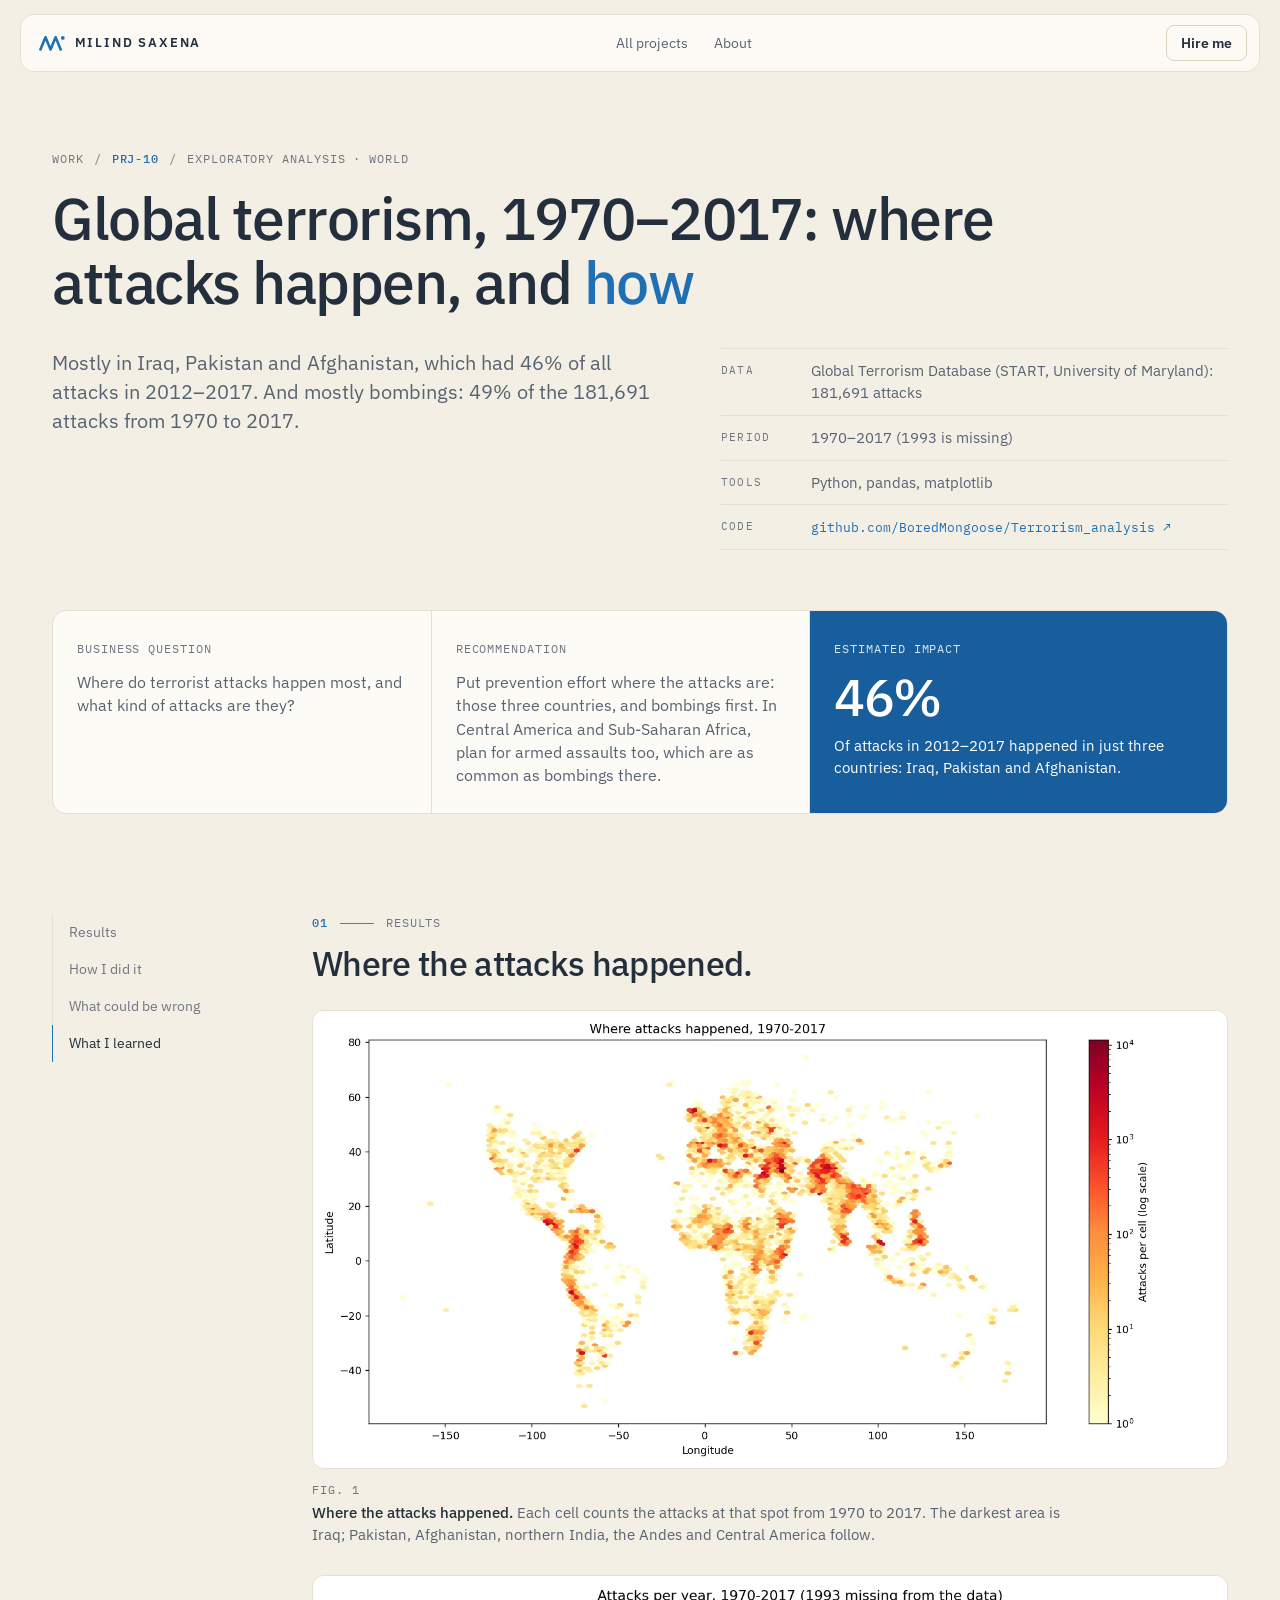
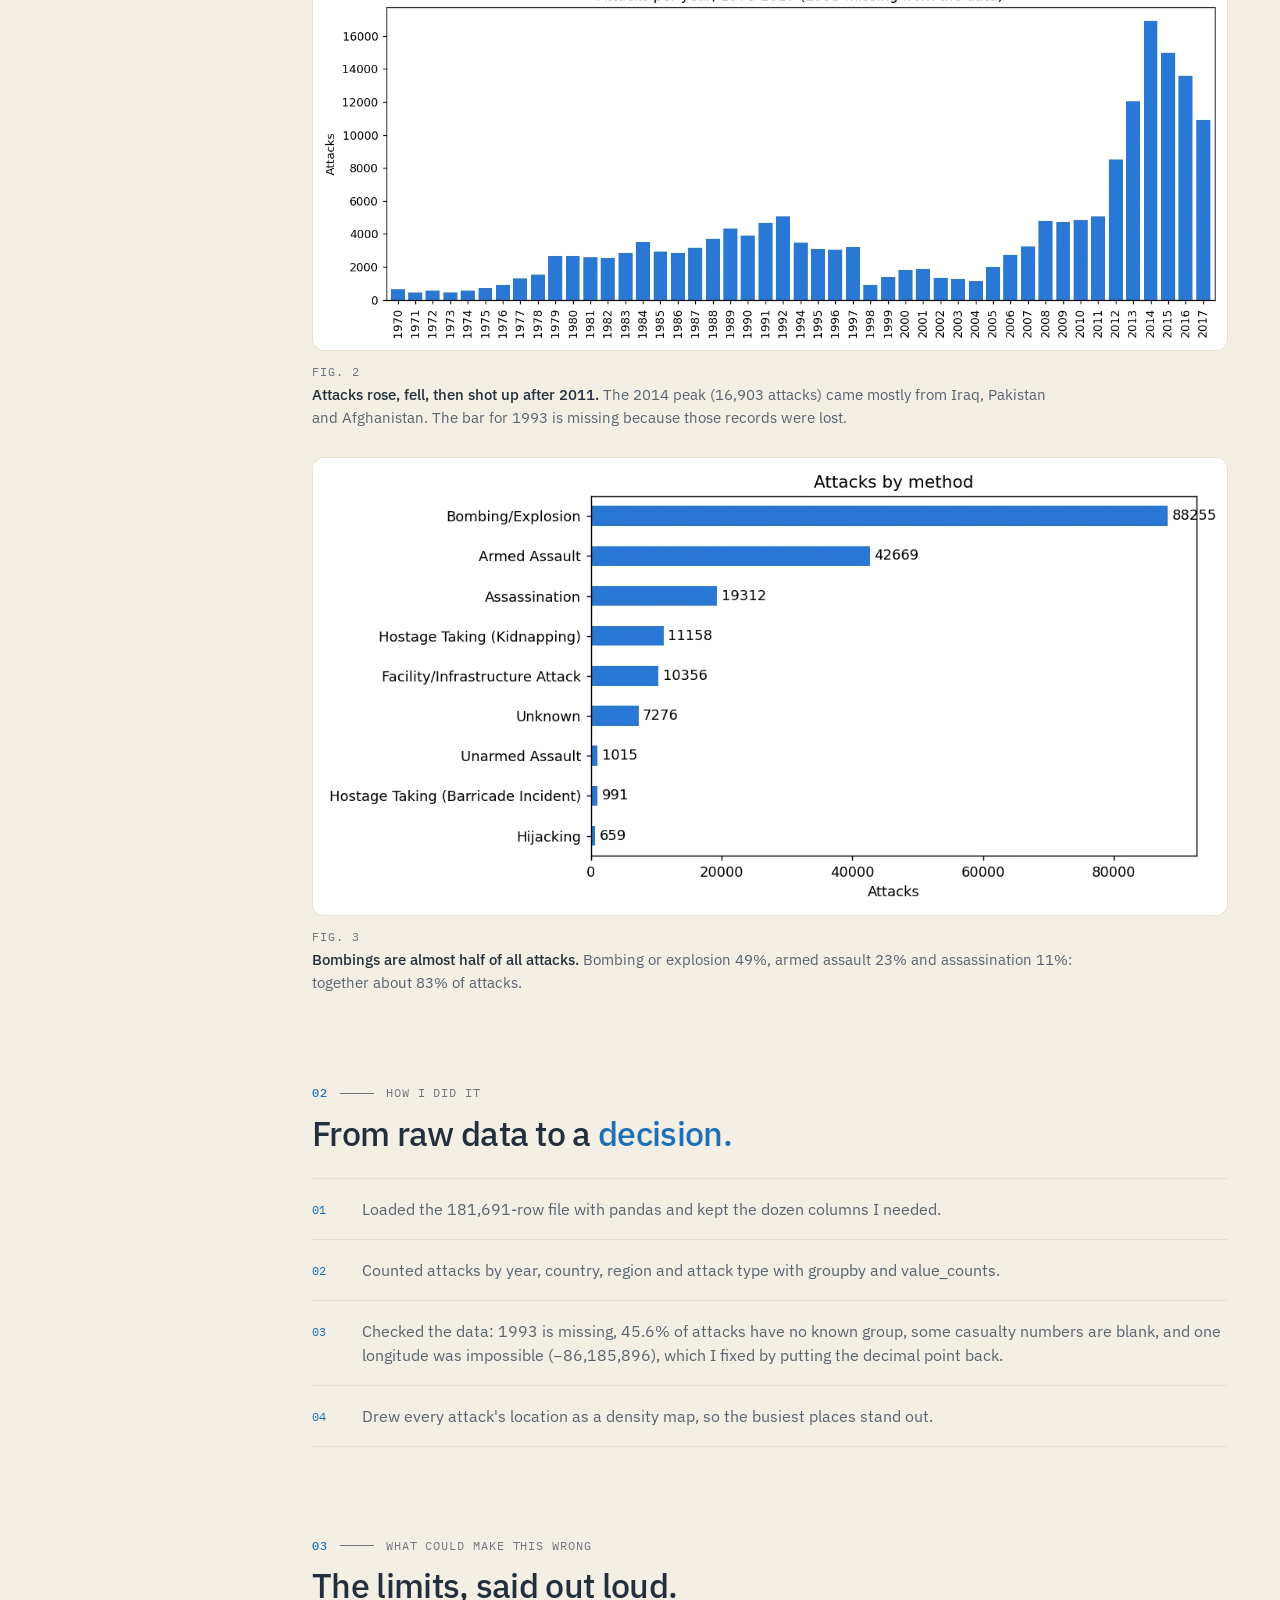
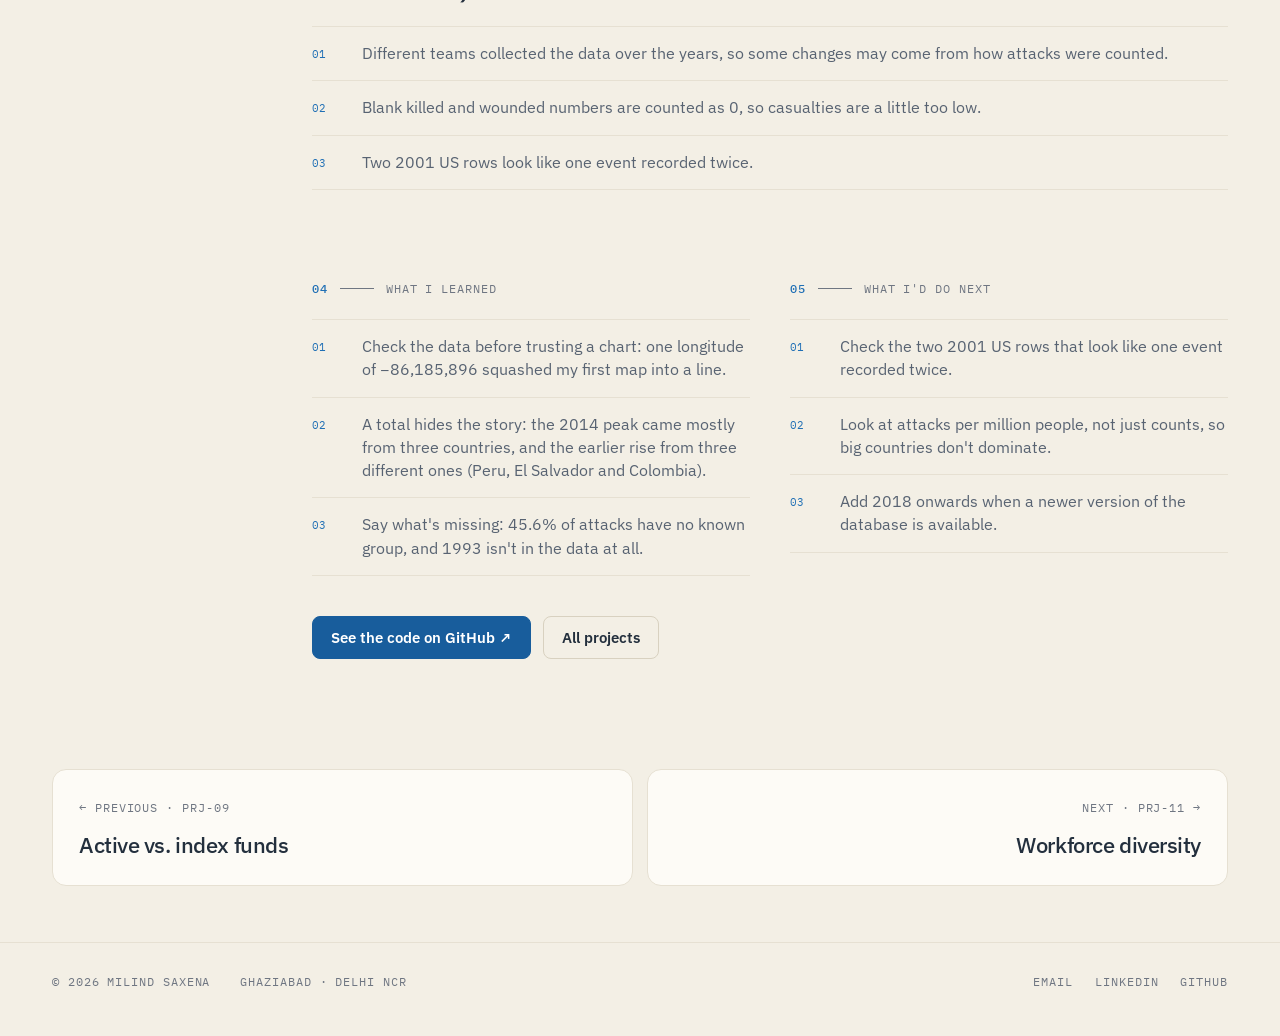
<file: projects/terrorism.html>
<!doctype html>
<html lang="en">
<head>
  <meta charset="utf-8">
  <meta name="viewport" content="width=device-width, initial-scale=1, viewport-fit=cover">
  <title>Global terrorism, 1970–2017: where attacks happen, and how · Milind Saxena</title>
  <meta name="description" content="Mostly in Iraq, Pakistan and Afghanistan, which had 46% of all attacks in 2012–2017. And mostly bombings: 49% of the 181,691 attacks from 1970 to 2017.">
  <meta property="og:title" content="Global terrorism, 1970–2017: where attacks happen, and how · Milind Saxena">
  <meta property="og:description" content="Mostly in Iraq, Pakistan and Afghanistan, which had 46% of all attacks in 2012–2017. And mostly bombings: 49% of the 181,691 attacks from 1970 to 2017.">
  <meta property="og:type" content="article">
  <meta property="og:url" content="https://boredmongoose.github.io/projects/terrorism.html">
  <meta property="og:image" content="https://boredmongoose.github.io/assets/og/terrorism.png">
  <meta property="og:image:width" content="1200">
  <meta property="og:image:height" content="628">
  <meta name="twitter:card" content="summary_large_image">
  <link rel="canonical" href="https://boredmongoose.github.io/projects/terrorism.html">
  <meta name="theme-color" content="#f3efe5">
  <link rel="icon" href="../assets/favicon.svg" type="image/svg+xml">
  <link rel="preconnect" href="https://fonts.googleapis.com">
  <link rel="preconnect" href="https://fonts.gstatic.com" crossorigin>
  <link href="https://fonts.googleapis.com/css2?family=IBM+Plex+Mono:wght@400;500&family=IBM+Plex+Sans:wght@400;500;600&display=swap" rel="stylesheet">
  <link rel="stylesheet" href="../signal.css?v=5">
</head>
<body>
  <a class="skip-link" href="#main">Skip to the case study</a>
  <svg width="0" height="0" style="position:absolute" aria-hidden="true"><symbol id="mark" viewBox="0 0 36 24"><path d="M2 21 L9 4 L16 21 L23 4 L30 21" fill="none" stroke="currentColor" stroke-width="3.6" stroke-linejoin="round" stroke-linecap="round"/><circle cx="33" cy="5" r="2.6" fill="currentColor"/></symbol></svg>
  <header class="nav">
    <a class="logo" href="../index.html"><svg aria-hidden="true"><use href="#mark"/></svg>MILIND SAXENA</a>
    <nav aria-label="Main"><a href="../index.html#work">All projects</a><a href="../index.html#about">About</a></nav>
    <a class="btn sm" href="../index.html#contact">Hire me</a>
  </header>

  <main class="wrap" id="main">
    <section class="case-top">
      <p class="crumb mono"><a href="../index.html#work">Work</a>/<b>PRJ-10</b>/<span>Exploratory analysis · World</span></p>
      <h1 class="metal">Global terrorism, 1970–2017: where attacks happen, and <span class="it">how</span></h1>
      <div class="case-lede">
        <p>Mostly in Iraq, Pakistan and Afghanistan, which had 46% of all attacks in 2012–2017. And mostly bombings: 49% of the 181,691 attacks from 1970 to 2017.</p>
        <dl class="spec">
          <dt>Data</dt><dd>Global Terrorism Database (START, University of Maryland): 181,691 attacks</dd>
          <dt>Period</dt><dd>1970–2017 (1993 is missing)</dd>
          <dt>Tools</dt><dd>Python, pandas, matplotlib</dd>
          <dt>Code</dt><dd><a href="https://github.com/BoredMongoose/Terrorism_analysis">github.com/BoredMongoose/Terrorism_analysis ↗</a></dd>
        </dl>
      </div>
    </section>

    <div class="impact">
      <div><span class="mono">Business question</span><p>Where do terrorist attacks happen most, and what kind of attacks are they?</p></div>
      <div><span class="mono">Recommendation</span><p>Put prevention effort where the attacks are: those three countries, and bombings first. In Central America and Sub-Saharan Africa, plan for armed assaults too, which are as common as bombings there.</p></div>
      <div><span class="mono">Estimated impact</span><strong>46%</strong><p>Of attacks in 2012–2017 happened in just three countries: Iraq, Pakistan and Afghanistan.</p></div>
    </div>

    <div class="case-doc">
      <nav class="toc" aria-label="On this page"><a href="#results" class="on">Results</a><a href="#how">How I did it</a><a href="#limits">What could be wrong</a><a href="#learned">What I learned</a></nav>
      <div>
        <section id="results"><p class="kick mono"><b>01</b><i></i>Results</p>
          <h2>Where the attacks happened.</h2>
          <figure class="case-fig">
            <div class="imgbox"><img src="../assets/projects/Terrorism_analysis/attack_density.webp" width="1560" height="780" loading="lazy" decoding="async" alt="Where the attacks happened. Each cell counts the attacks at that spot from 1970 to 2017. The darkest area is Iraq; Pakistan, Afghanistan, northern India, the Andes and Central America follow."></div>
            <figcaption><span class="mono">Fig. 1</span><strong>Where the attacks happened.</strong> Each cell counts the attacks at that spot from 1970 to 2017. The darkest area is Iraq; Pakistan, Afghanistan, northern India, the Andes and Central America follow.</figcaption>
          </figure>
          <figure class="case-fig">
            <div class="imgbox"><img src="../assets/projects/Terrorism_analysis/attacks_per_year.webp" width="1430" height="585" loading="lazy" decoding="async" alt="Attacks rose, fell, then shot up after 2011. The 2014 peak (16,903 attacks) came mostly from Iraq, Pakistan and Afghanistan. The bar for 1993 is missing because those records were lost."></div>
            <figcaption><span class="mono">Fig. 2</span><strong>Attacks rose, fell, then shot up after 2011.</strong> The 2014 peak (16,903 attacks) came mostly from Iraq, Pakistan and Afghanistan. The bar for 1993 is missing because those records were lost.</figcaption>
          </figure>
          <figure class="case-fig">
            <div class="imgbox"><img src="../assets/projects/Terrorism_analysis/attack_methods.webp" width="1170" height="585" loading="lazy" decoding="async" alt="Bombings are almost half of all attacks. Bombing or explosion 49%, armed assault 23% and assassination 11%: together about 83% of attacks."></div>
            <figcaption><span class="mono">Fig. 3</span><strong>Bombings are almost half of all attacks.</strong> Bombing or explosion 49%, armed assault 23% and assassination 11%: together about 83% of attacks.</figcaption>
          </figure>
        </section>

        <section id="how"><p class="kick mono"><b>02</b><i></i>How I did it</p>
          <h2>From raw data to a <span class="it">decision.</span></h2>
          <ol class="method">
            <li>Loaded the 181,691-row file with pandas and kept the dozen columns I needed.</li>
            <li>Counted attacks by year, country, region and attack type with groupby and value_counts.</li>
            <li>Checked the data: 1993 is missing, 45.6% of attacks have no known group, some casualty numbers are blank, and one longitude was impossible (−86,185,896), which I fixed by putting the decimal point back.</li>
            <li>Drew every attack&#x27;s location as a density map, so the busiest places stand out.</li>
          </ol>
        </section>

        <section id="limits"><p class="kick mono"><b>03</b><i></i>What could make this wrong</p>
          <h2>The limits, said out loud.</h2>
          <ul class="notes">
            <li><span>01</span>Different teams collected the data over the years, so some changes may come from how attacks were counted.</li>
            <li><span>02</span>Blank killed and wounded numbers are counted as 0, so casualties are a little too low.</li>
            <li><span>03</span>Two 2001 US rows look like one event recorded twice.</li>
          </ul>
        </section>

        <section id="learned" class="case-two">
          <div><p class="kick mono"><b>04</b><i></i>What I learned</p>
            <ul class="notes">
            <li><span>01</span>Check the data before trusting a chart: one longitude of −86,185,896 squashed my first map into a line.</li>
            <li><span>02</span>A total hides the story: the 2014 peak came mostly from three countries, and the earlier rise from three different ones (Peru, El Salvador and Colombia).</li>
            <li><span>03</span>Say what&#x27;s missing: 45.6% of attacks have no known group, and 1993 isn&#x27;t in the data at all.</li>
            </ul>
          </div>
          <div><p class="kick mono"><b>05</b><i></i>What I'd do next</p>
            <ul class="notes">
            <li><span>01</span>Check the two 2001 US rows that look like one event recorded twice.</li>
            <li><span>02</span>Look at attacks per million people, not just counts, so big countries don&#x27;t dominate.</li>
            <li><span>03</span>Add 2018 onwards when a newer version of the database is available.</li>
            </ul>
          </div>
        </section>

        <div class="code-cta"><a class="btn red" href="https://github.com/BoredMongoose/Terrorism_analysis">See the code on GitHub ↗</a><a class="btn" href="../index.html#work">All projects</a></div>
      </div>
    </div>

    <nav class="pager" aria-label="More projects">
      <a href="funds.html"><span class="mono">← Previous · PRJ-09</span><b>Active vs. index funds</b></a>
      <a href="workforce.html"><span class="mono">Next · PRJ-11 →</span><b>Workforce diversity</b></a>
    </nav>
  </main>

  <footer class="foot mono"><div class="wrap"><span>© 2026 Milind Saxena</span><span>Ghaziabad · Delhi NCR</span><span class="links"><a href="mailto:milind.sax01@gmail.com">Email</a><a href="https://www.linkedin.com/in/milind-saxena-54399722a">LinkedIn</a><a href="https://github.com/BoredMongoose">GitHub</a></span></div></footer>
  <script>
    // highlight the section you're reading in the side menu
    const toc = [...document.querySelectorAll(".toc a")], parts = toc.map((a) => document.querySelector(a.getAttribute("href")));
    const io = new IntersectionObserver((es) => es.forEach((e) => { if (e.isIntersecting) toc.forEach((a, i) => a.classList.toggle("on", parts[i] === e.target)); }), { rootMargin: "-35% 0px -60% 0px" });
    parts.forEach((p) => io.observe(p));
  </script>
</body>
</html>
</file>
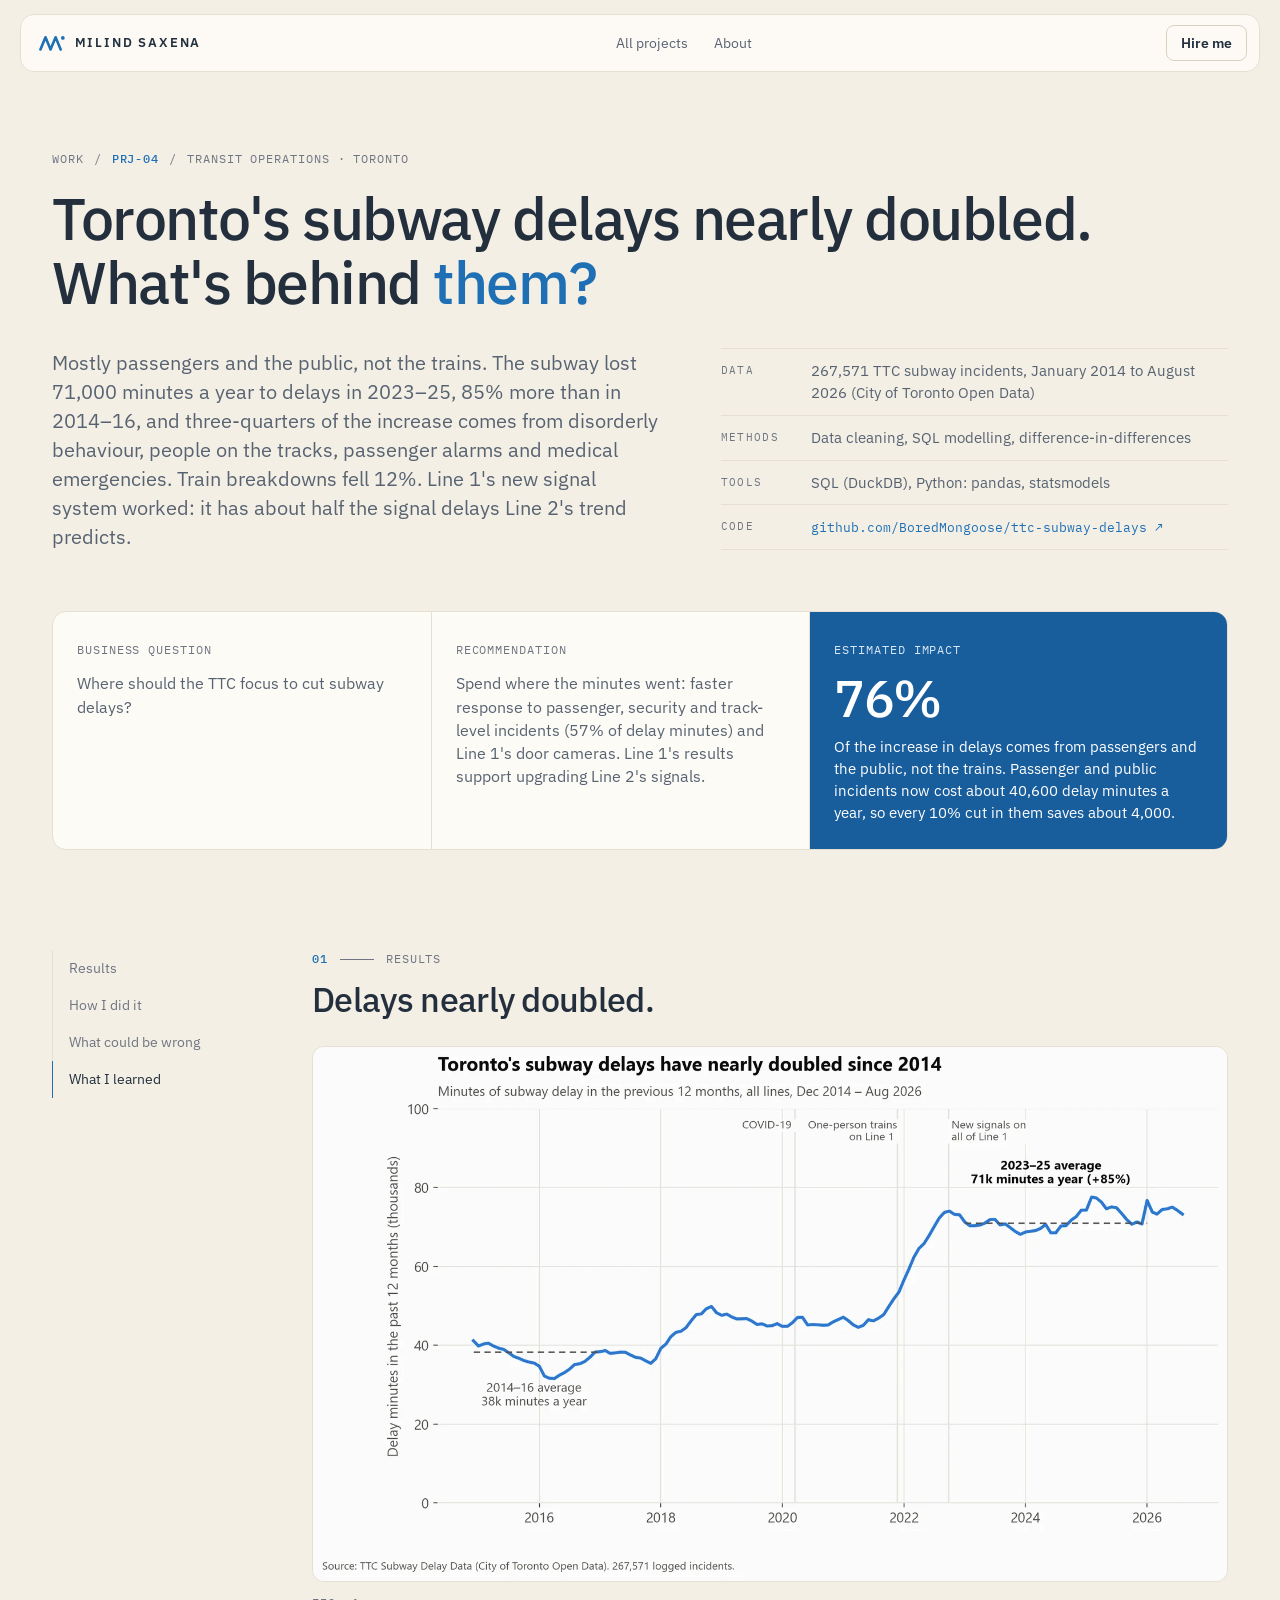
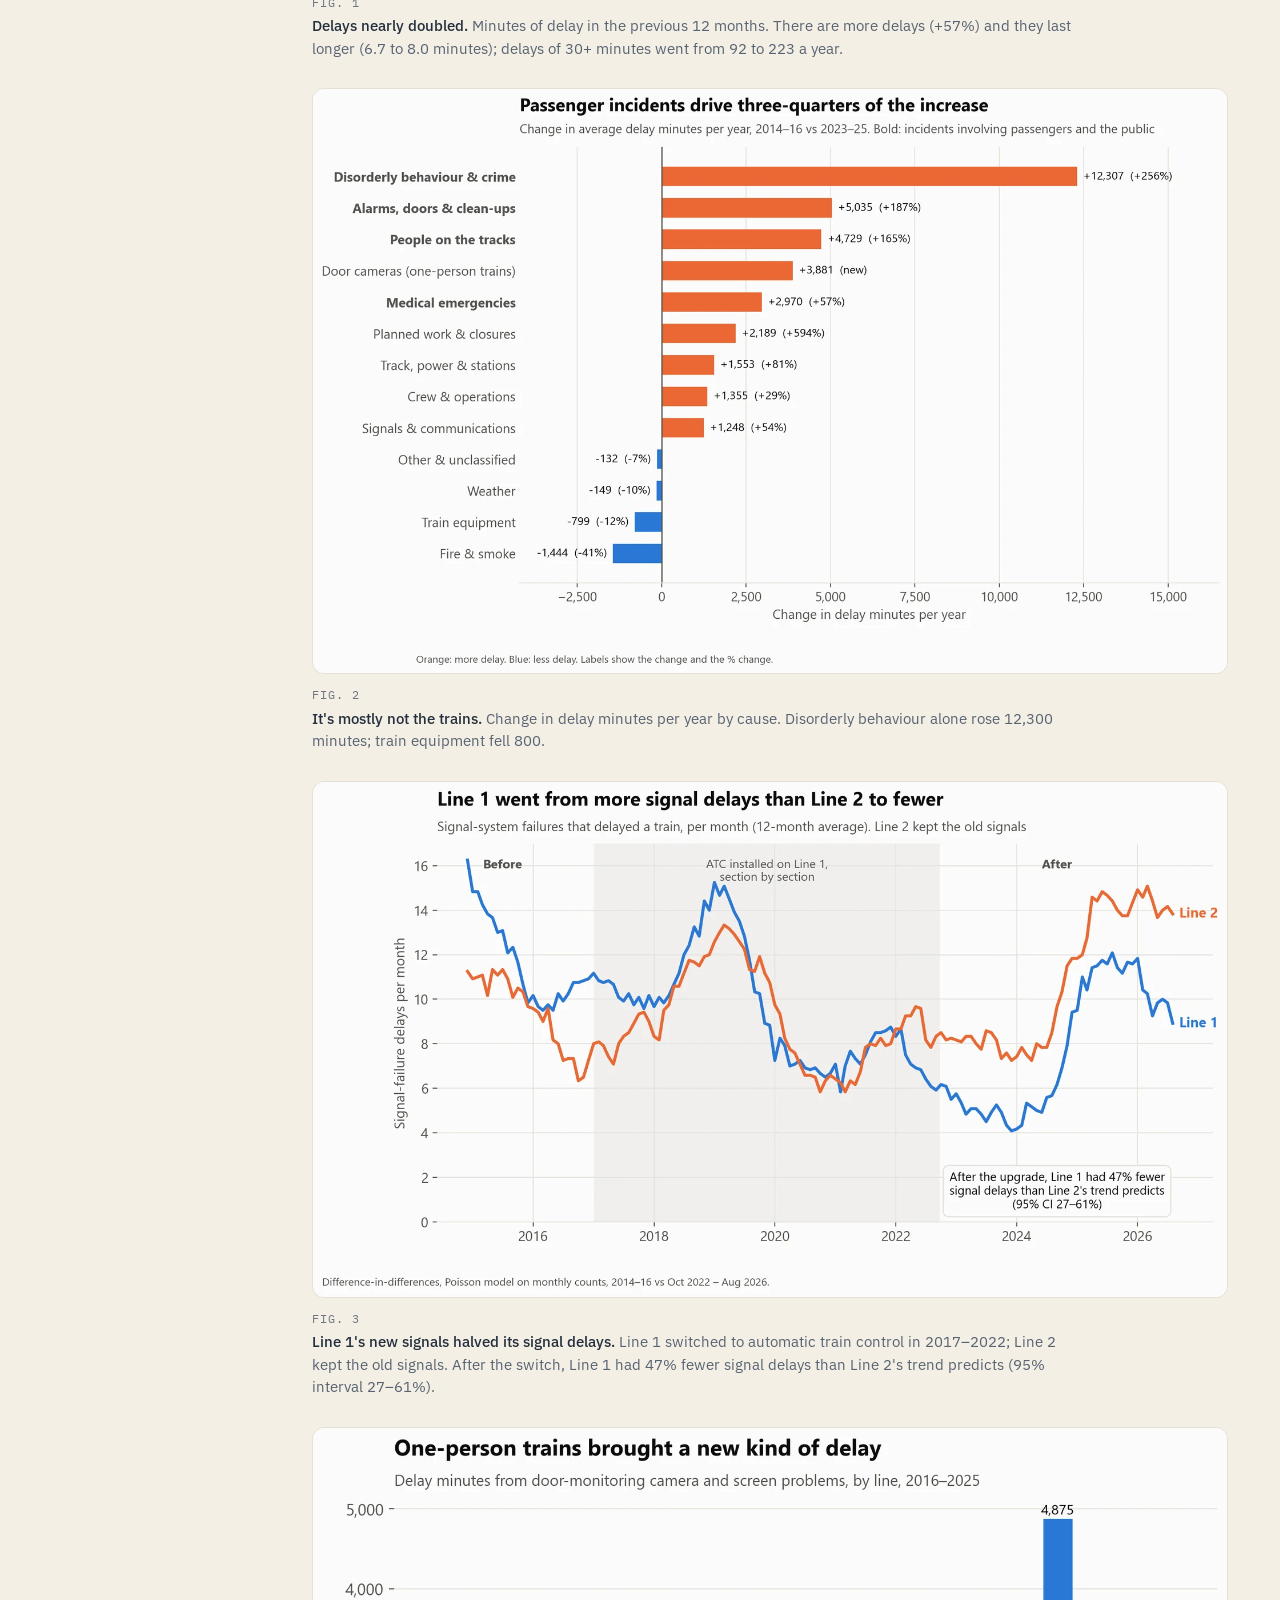
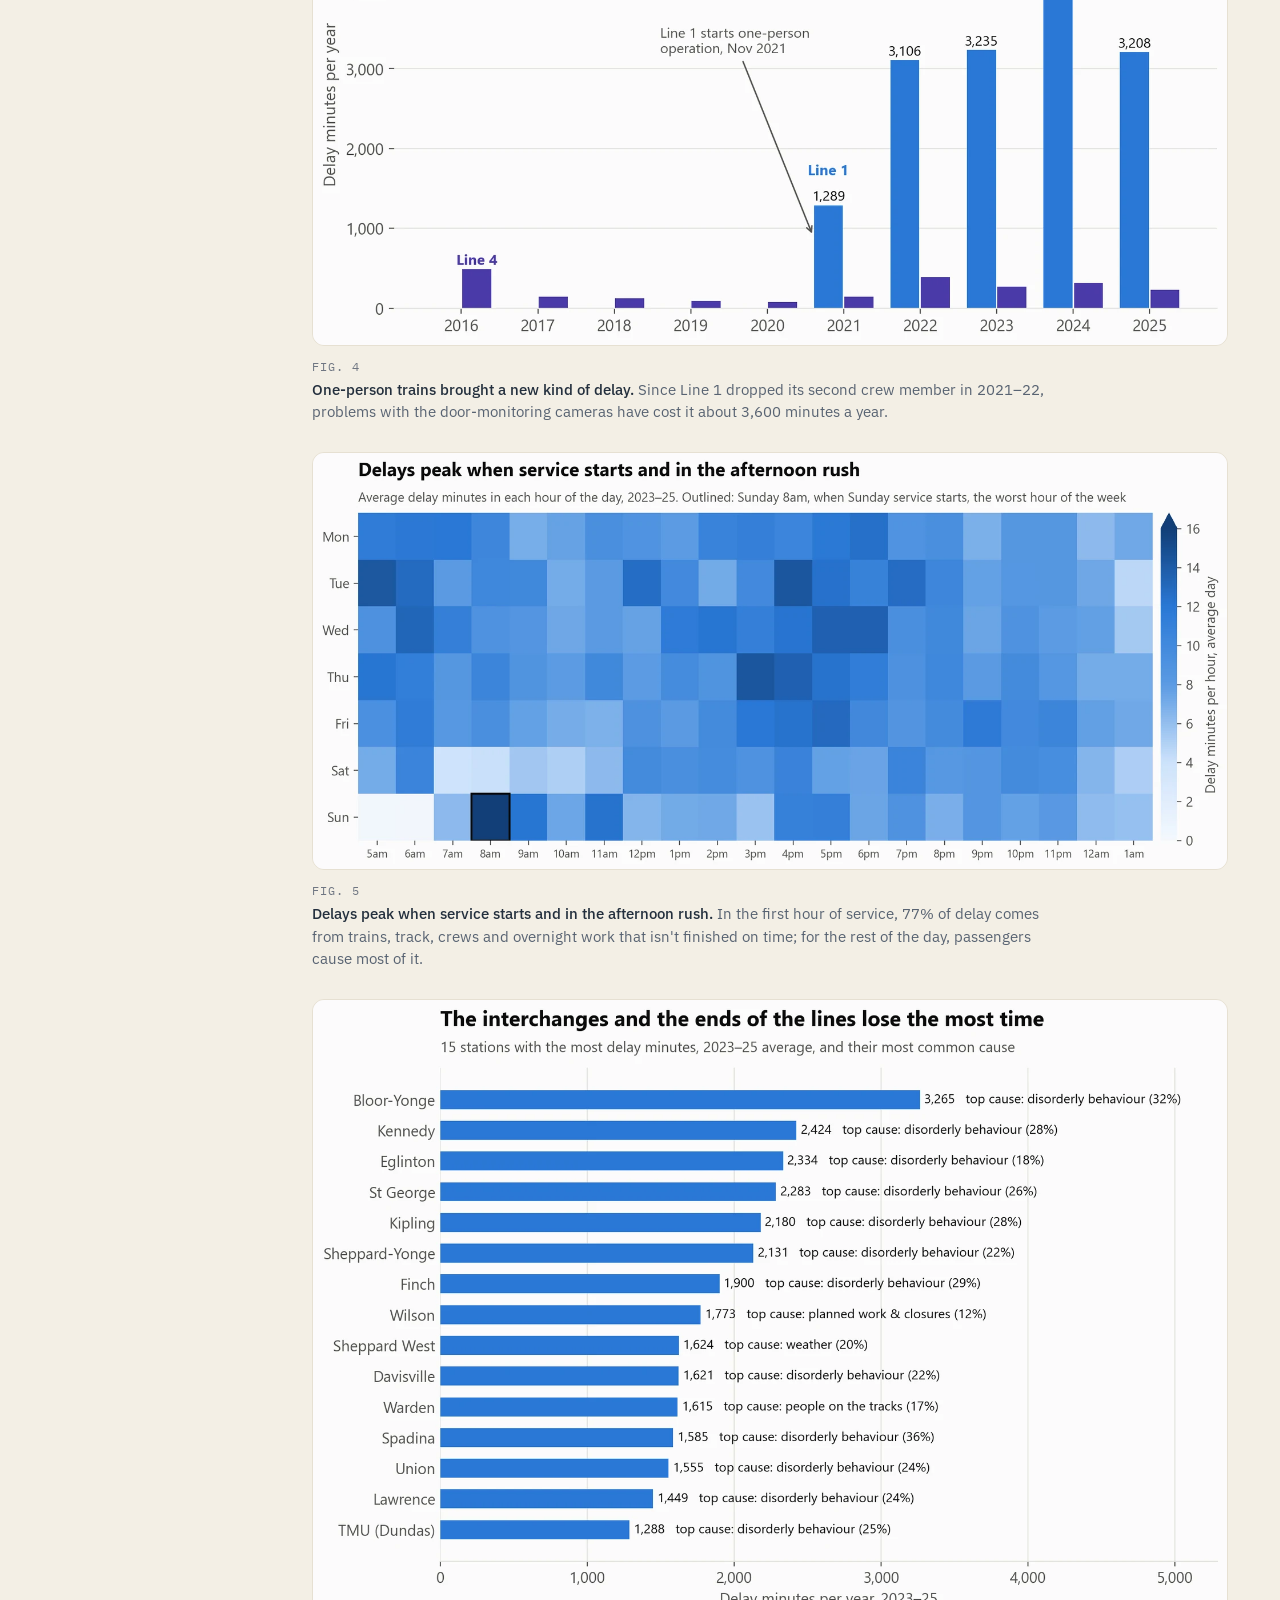
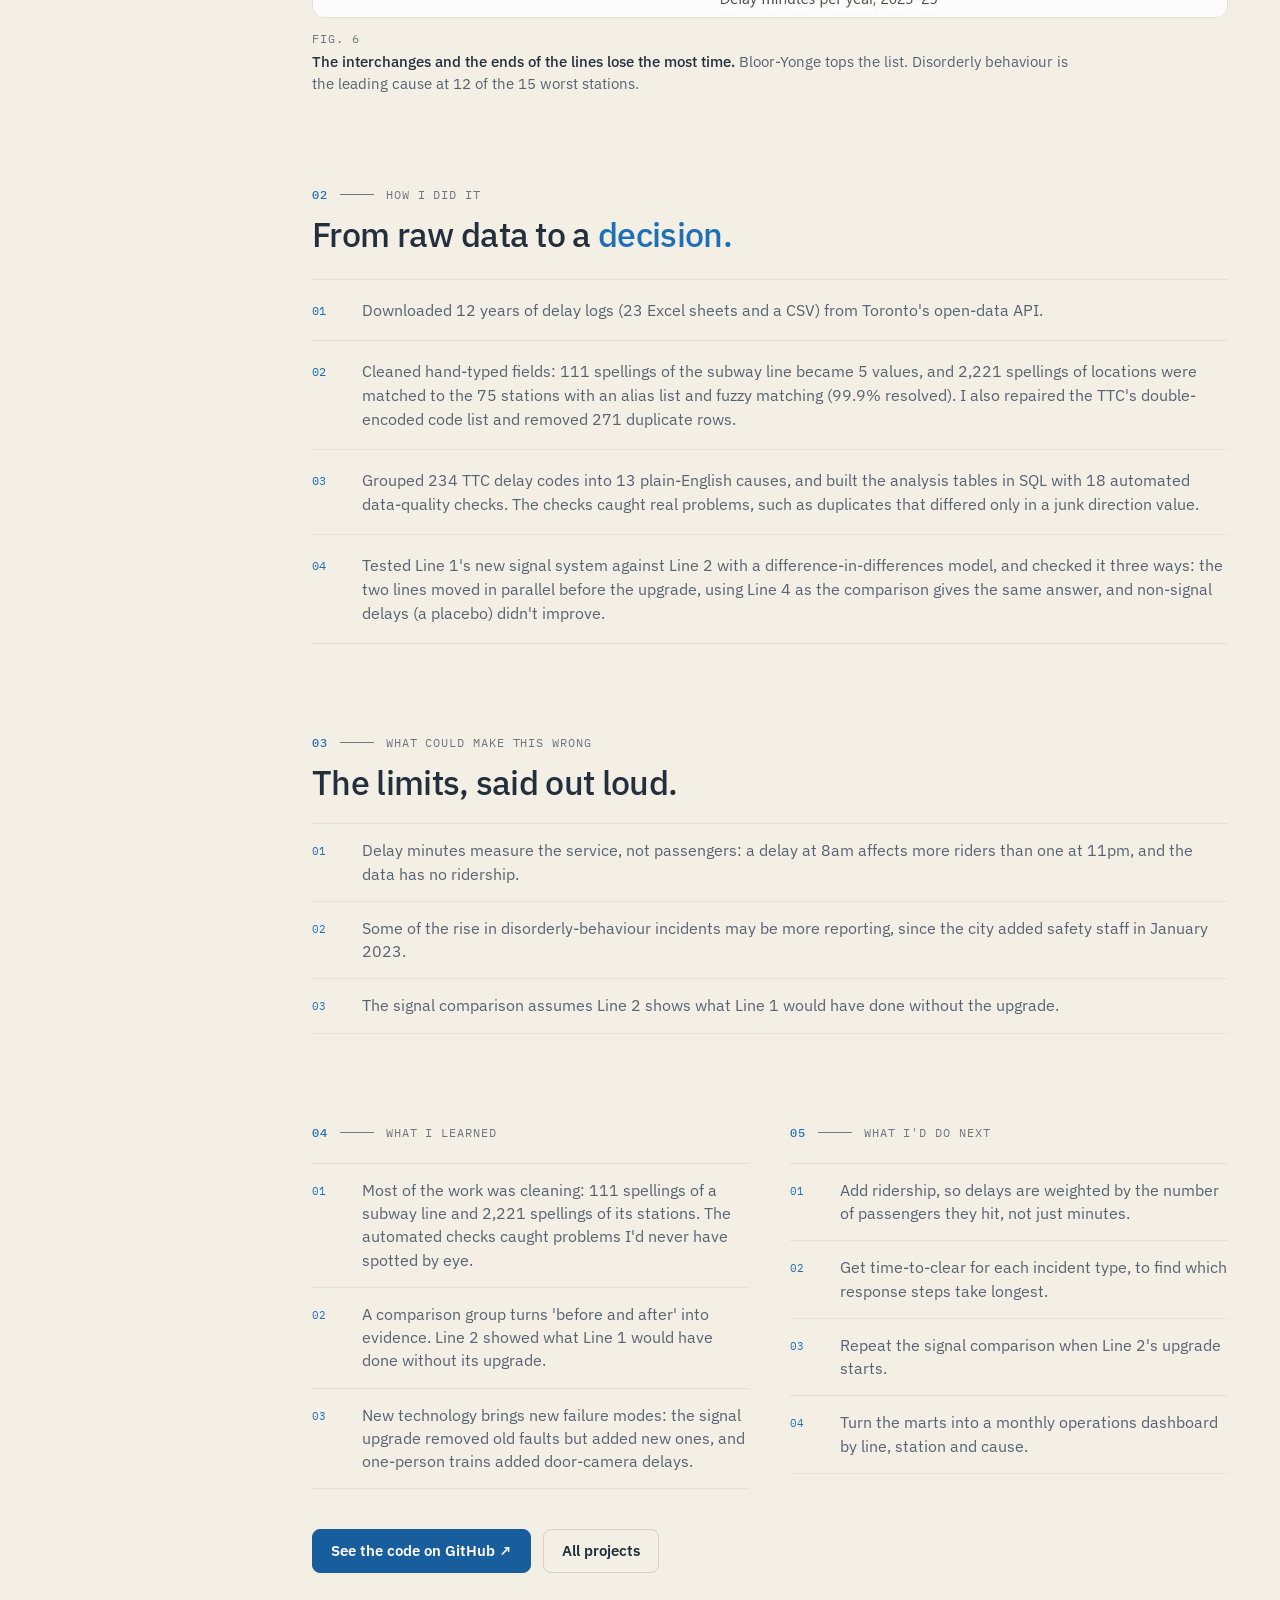
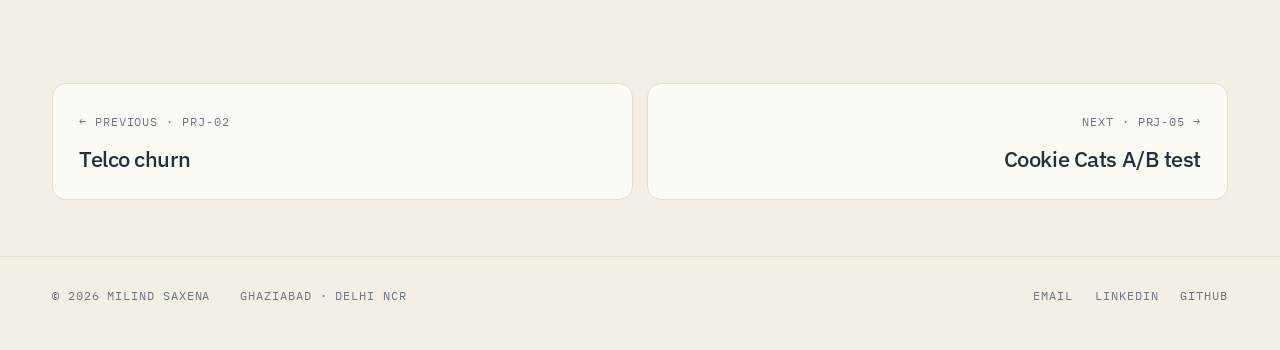
<file: projects/ttc.html>
<!doctype html>
<html lang="en">
<head>
  <meta charset="utf-8">
  <meta name="viewport" content="width=device-width, initial-scale=1, viewport-fit=cover">
  <title>Toronto&#x27;s subway delays nearly doubled. What&#x27;s behind them? · Milind Saxena</title>
  <meta name="description" content="On passenger and public incidents, not the trains. Delay minutes rose 85% since 2014 and these incidents caused three-quarters of the increase, while…">
  <meta property="og:title" content="Toronto&#x27;s subway delays nearly doubled. What&#x27;s behind them? · Milind Saxena">
  <meta property="og:description" content="On passenger and public incidents, not the trains. Delay minutes rose 85% since 2014 and these incidents caused three-quarters of the increase, while…">
  <meta property="og:type" content="article">
  <meta property="og:url" content="https://boredmongoose.github.io/projects/ttc.html">
  <meta property="og:image" content="https://boredmongoose.github.io/assets/og/ttc.png">
  <meta property="og:image:width" content="1200">
  <meta property="og:image:height" content="628">
  <meta name="twitter:card" content="summary_large_image">
  <link rel="canonical" href="https://boredmongoose.github.io/projects/ttc.html">
  <meta name="theme-color" content="#f3efe5">
  <link rel="icon" href="../assets/favicon.svg" type="image/svg+xml">
  <link rel="preconnect" href="https://fonts.googleapis.com">
  <link rel="preconnect" href="https://fonts.gstatic.com" crossorigin>
  <link href="https://fonts.googleapis.com/css2?family=IBM+Plex+Mono:wght@400;500&family=IBM+Plex+Sans:wght@400;500;600&display=swap" rel="stylesheet">
  <link rel="stylesheet" href="../signal.css?v=5">
</head>
<body>
  <a class="skip-link" href="#main">Skip to the case study</a>
  <svg width="0" height="0" style="position:absolute" aria-hidden="true"><symbol id="mark" viewBox="0 0 36 24"><path d="M2 21 L9 4 L16 21 L23 4 L30 21" fill="none" stroke="currentColor" stroke-width="3.6" stroke-linejoin="round" stroke-linecap="round"/><circle cx="33" cy="5" r="2.6" fill="currentColor"/></symbol></svg>
  <header class="nav">
    <a class="logo" href="../index.html"><svg aria-hidden="true"><use href="#mark"/></svg>MILIND SAXENA</a>
    <nav aria-label="Main"><a href="../index.html#work">All projects</a><a href="../index.html#about">About</a></nav>
    <a class="btn sm" href="../index.html#contact">Hire me</a>
  </header>

  <main class="wrap" id="main">
    <section class="case-top">
      <p class="crumb mono"><a href="../index.html#work">Work</a>/<b>PRJ-04</b>/<span>Transit operations · Toronto</span></p>
      <h1 class="metal">Toronto&#x27;s subway delays nearly doubled. What&#x27;s behind <span class="it">them?</span></h1>
      <div class="case-lede">
        <p>Mostly passengers and the public, not the trains. The subway lost 71,000 minutes a year to delays in 2023–25, 85% more than in 2014–16, and three-quarters of the increase comes from disorderly behaviour, people on the tracks, passenger alarms and medical emergencies. Train breakdowns fell 12%. Line 1&#x27;s new signal system worked: it has about half the signal delays Line 2&#x27;s trend predicts.</p>
        <dl class="spec">
          <dt>Data</dt><dd>267,571 TTC subway incidents, January 2014 to August 2026 (City of Toronto Open Data)</dd>
          <dt>Methods</dt><dd>Data cleaning, SQL modelling, difference-in-differences</dd>
          <dt>Tools</dt><dd>SQL (DuckDB), Python: pandas, statsmodels</dd>
          <dt>Code</dt><dd><a href="https://github.com/BoredMongoose/ttc-subway-delays">github.com/BoredMongoose/ttc-subway-delays ↗</a></dd>
        </dl>
      </div>
    </section>

    <div class="impact">
      <div><span class="mono">Business question</span><p>Where should the TTC focus to cut subway delays?</p></div>
      <div><span class="mono">Recommendation</span><p>Spend where the minutes went: faster response to passenger, security and track-level incidents (57% of delay minutes) and Line 1&#x27;s door cameras. Line 1&#x27;s results support upgrading Line 2&#x27;s signals.</p></div>
      <div><span class="mono">Estimated impact</span><strong>76%</strong><p>Of the increase in delays comes from passengers and the public, not the trains. Passenger and public incidents now cost about 40,600 delay minutes a year, so every 10% cut in them saves about 4,000.</p></div>
    </div>

    <div class="case-doc">
      <nav class="toc" aria-label="On this page"><a href="#results" class="on">Results</a><a href="#how">How I did it</a><a href="#limits">What could be wrong</a><a href="#learned">What I learned</a></nav>
      <div>
        <section id="results"><p class="kick mono"><b>01</b><i></i>Results</p>
          <h2>Delays nearly doubled.</h2>
          <figure class="case-fig">
            <div class="imgbox"><img src="../assets/projects/ttc-subway-delays/01_delays_trend.webp" width="1600" height="935" loading="lazy" decoding="async" alt="Delays nearly doubled. Minutes of delay in the previous 12 months. There are more delays (+57%) and they last longer (6.7 to 8.0 minutes); delays of 30+ minutes went from 92 to 223 a year."></div>
            <figcaption><span class="mono">Fig. 1</span><strong>Delays nearly doubled.</strong> Minutes of delay in the previous 12 months. There are more delays (+57%) and they last longer (6.7 to 8.0 minutes); delays of 30+ minutes went from 92 to 223 a year.</figcaption>
          </figure>
          <figure class="case-fig">
            <div class="imgbox"><img src="../assets/projects/ttc-subway-delays/02_what_changed.webp" width="1600" height="1023" loading="lazy" decoding="async" alt="It&#x27;s mostly not the trains. Change in delay minutes per year by cause. Disorderly behaviour alone rose 12,300 minutes; train equipment fell 800."></div>
            <figcaption><span class="mono">Fig. 2</span><strong>It&#x27;s mostly not the trains.</strong> Change in delay minutes per year by cause. Disorderly behaviour alone rose 12,300 minutes; train equipment fell 800.</figcaption>
          </figure>
          <figure class="case-fig">
            <div class="imgbox"><img src="../assets/projects/ttc-subway-delays/05_atc_signals.webp" width="1600" height="902" loading="lazy" decoding="async" alt="Line 1&#x27;s new signals halved its signal delays. Line 1 switched to automatic train control in 2017–2022; Line 2 kept the old signals. After the switch, Line 1 had 47% fewer signal delays than Line 2&#x27;s trend predicts (95% interval 27–61%)."></div>
            <figcaption><span class="mono">Fig. 3</span><strong>Line 1&#x27;s new signals halved its signal delays.</strong> Line 1 switched to automatic train control in 2017–2022; Line 2 kept the old signals. After the switch, Line 1 had 47% fewer signal delays than Line 2&#x27;s trend predicts (95% interval 27–61%).</figcaption>
          </figure>
          <figure class="case-fig">
            <div class="imgbox"><img src="../assets/projects/ttc-subway-delays/07_door_cameras.webp" width="1600" height="905" loading="lazy" decoding="async" alt="One-person trains brought a new kind of delay. Since Line 1 dropped its second crew member in 2021–22, problems with the door-monitoring cameras have cost it about 3,600 minutes a year."></div>
            <figcaption><span class="mono">Fig. 4</span><strong>One-person trains brought a new kind of delay.</strong> Since Line 1 dropped its second crew member in 2021–22, problems with the door-monitoring cameras have cost it about 3,600 minutes a year.</figcaption>
          </figure>
          <figure class="case-fig">
            <div class="imgbox"><img src="../assets/projects/ttc-subway-delays/08_when.webp" width="1600" height="728" loading="lazy" decoding="async" alt="Delays peak when service starts and in the afternoon rush. In the first hour of service, 77% of delay comes from trains, track, crews and overnight work that isn&#x27;t finished on time; for the rest of the day, passengers cause most of it."></div>
            <figcaption><span class="mono">Fig. 5</span><strong>Delays peak when service starts and in the afternoon rush.</strong> In the first hour of service, 77% of delay comes from trains, track, crews and overnight work that isn&#x27;t finished on time; for the rest of the day, passengers cause most of it.</figcaption>
          </figure>
          <figure class="case-fig">
            <div class="imgbox"><img src="../assets/projects/ttc-subway-delays/09_stations.webp" width="1600" height="1080" loading="lazy" decoding="async" alt="The interchanges and the ends of the lines lose the most time. Bloor-Yonge tops the list. Disorderly behaviour is the leading cause at 12 of the 15 worst stations."></div>
            <figcaption><span class="mono">Fig. 6</span><strong>The interchanges and the ends of the lines lose the most time.</strong> Bloor-Yonge tops the list. Disorderly behaviour is the leading cause at 12 of the 15 worst stations.</figcaption>
          </figure>
        </section>

        <section id="how"><p class="kick mono"><b>02</b><i></i>How I did it</p>
          <h2>From raw data to a <span class="it">decision.</span></h2>
          <ol class="method">
            <li>Downloaded 12 years of delay logs (23 Excel sheets and a CSV) from Toronto&#x27;s open-data API.</li>
            <li>Cleaned hand-typed fields: 111 spellings of the subway line became 5 values, and 2,221 spellings of locations were matched to the 75 stations with an alias list and fuzzy matching (99.9% resolved). I also repaired the TTC&#x27;s double-encoded code list and removed 271 duplicate rows.</li>
            <li>Grouped 234 TTC delay codes into 13 plain-English causes, and built the analysis tables in SQL with 18 automated data-quality checks. The checks caught real problems, such as duplicates that differed only in a junk direction value.</li>
            <li>Tested Line 1&#x27;s new signal system against Line 2 with a difference-in-differences model, and checked it three ways: the two lines moved in parallel before the upgrade, using Line 4 as the comparison gives the same answer, and non-signal delays (a placebo) didn&#x27;t improve.</li>
          </ol>
        </section>

        <section id="limits"><p class="kick mono"><b>03</b><i></i>What could make this wrong</p>
          <h2>The limits, said out loud.</h2>
          <ul class="notes">
            <li><span>01</span>Delay minutes measure the service, not passengers: a delay at 8am affects more riders than one at 11pm, and the data has no ridership.</li>
            <li><span>02</span>Some of the rise in disorderly-behaviour incidents may be more reporting, since the city added safety staff in January 2023.</li>
            <li><span>03</span>The signal comparison assumes Line 2 shows what Line 1 would have done without the upgrade.</li>
          </ul>
        </section>

        <section id="learned" class="case-two">
          <div><p class="kick mono"><b>04</b><i></i>What I learned</p>
            <ul class="notes">
            <li><span>01</span>Most of the work was cleaning: 111 spellings of a subway line and 2,221 spellings of its stations. The automated checks caught problems I&#x27;d never have spotted by eye.</li>
            <li><span>02</span>A comparison group turns &#x27;before and after&#x27; into evidence. Line 2 showed what Line 1 would have done without its upgrade.</li>
            <li><span>03</span>New technology brings new failure modes: the signal upgrade removed old faults but added new ones, and one-person trains added door-camera delays.</li>
            </ul>
          </div>
          <div><p class="kick mono"><b>05</b><i></i>What I'd do next</p>
            <ul class="notes">
            <li><span>01</span>Add ridership, so delays are weighted by the number of passengers they hit, not just minutes.</li>
            <li><span>02</span>Get time-to-clear for each incident type, to find which response steps take longest.</li>
            <li><span>03</span>Repeat the signal comparison when Line 2&#x27;s upgrade starts.</li>
            <li><span>04</span>Turn the marts into a monthly operations dashboard by line, station and cause.</li>
            </ul>
          </div>
        </section>

        <div class="code-cta"><a class="btn red" href="https://github.com/BoredMongoose/ttc-subway-delays">See the code on GitHub ↗</a><a class="btn" href="../index.html#work">All projects</a></div>
      </div>
    </div>

    <nav class="pager" aria-label="More projects">
      <a href="churn.html"><span class="mono">← Previous · PRJ-02</span><b>Telco churn</b></a>
      <a href="ab-test.html"><span class="mono">Next · PRJ-05 →</span><b>Cookie Cats A/B test</b></a>
    </nav>
  </main>

  <footer class="foot mono"><div class="wrap"><span>© 2026 Milind Saxena</span><span>Ghaziabad · Delhi NCR</span><span class="links"><a href="mailto:milind.sax01@gmail.com">Email</a><a href="https://www.linkedin.com/in/milind-saxena-54399722a">LinkedIn</a><a href="https://github.com/BoredMongoose">GitHub</a></span></div></footer>
  <script>
    // highlight the section you're reading in the side menu
    const toc = [...document.querySelectorAll(".toc a")], parts = toc.map((a) => document.querySelector(a.getAttribute("href")));
    const io = new IntersectionObserver((es) => es.forEach((e) => { if (e.isIntersecting) toc.forEach((a, i) => a.classList.toggle("on", parts[i] === e.target)); }), { rootMargin: "-35% 0px -60% 0px" });
    parts.forEach((p) => io.observe(p));
  </script>
</body>
</html>
</file>
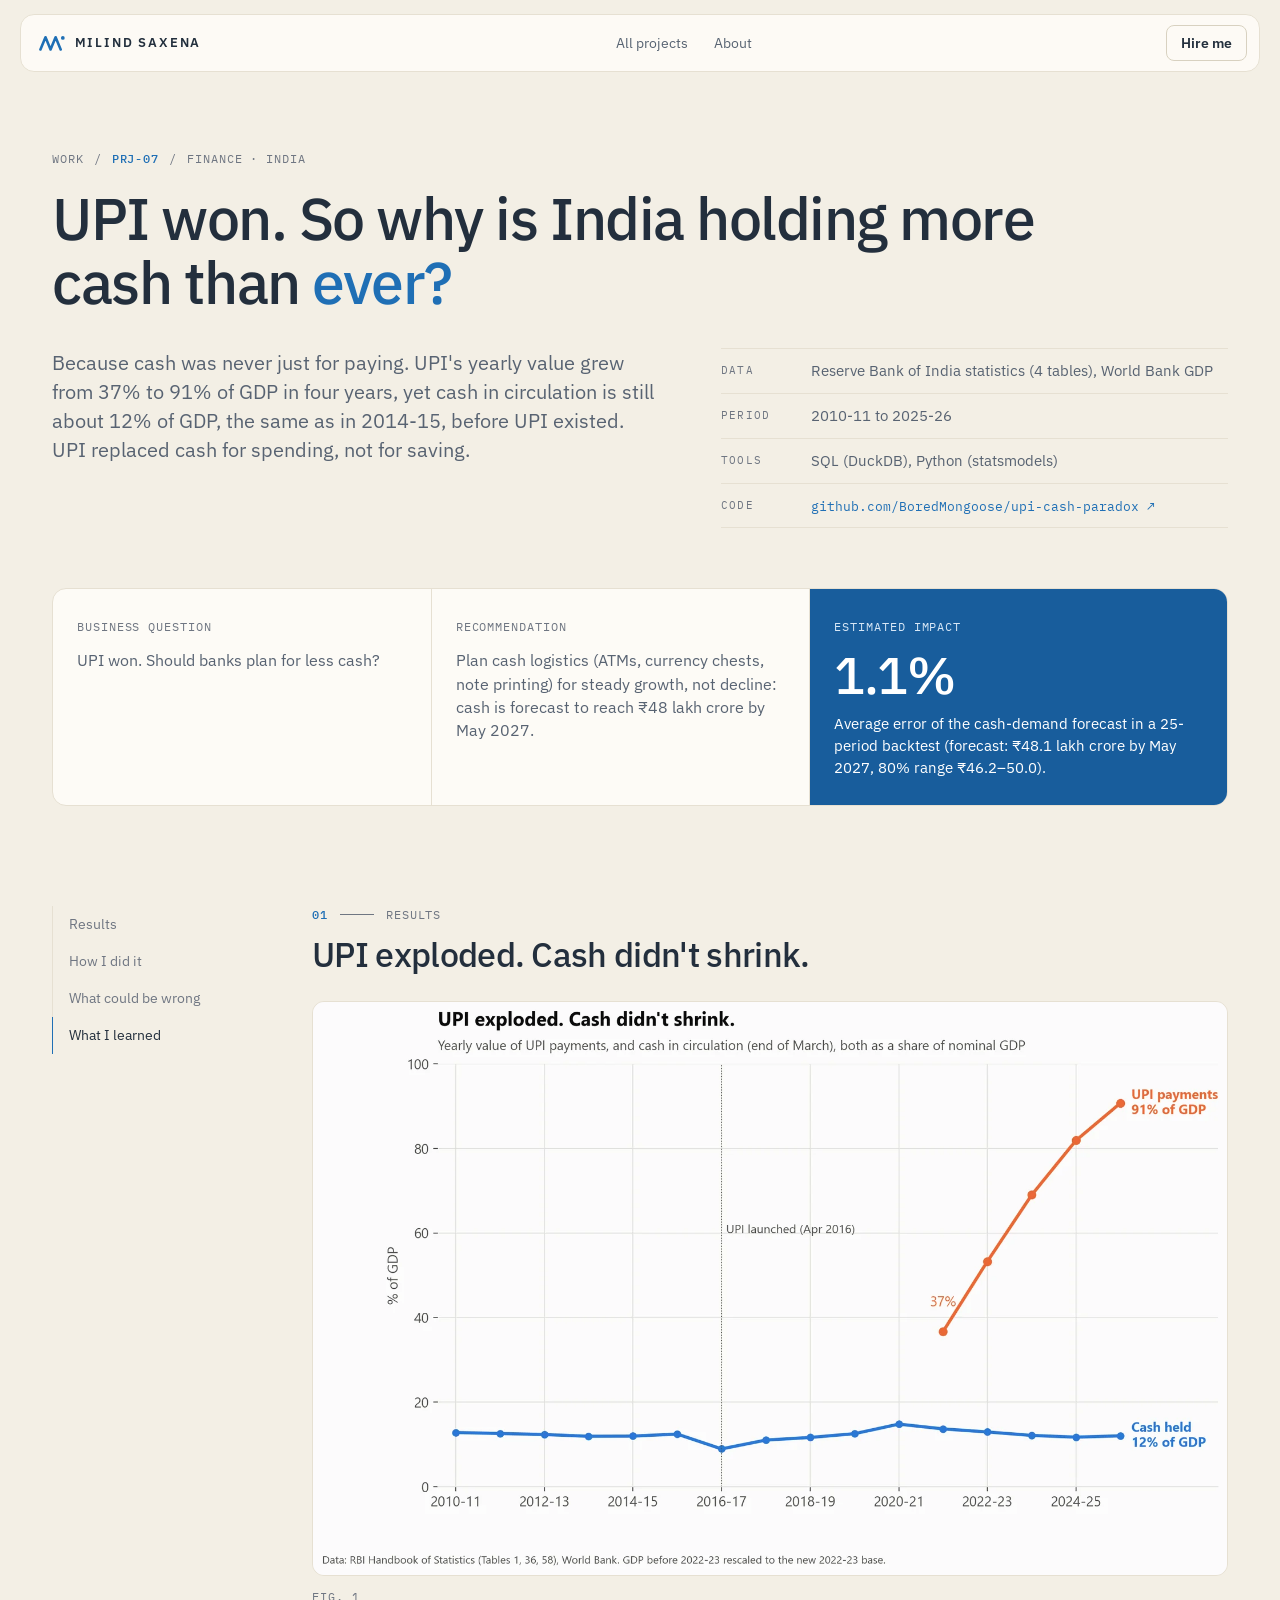
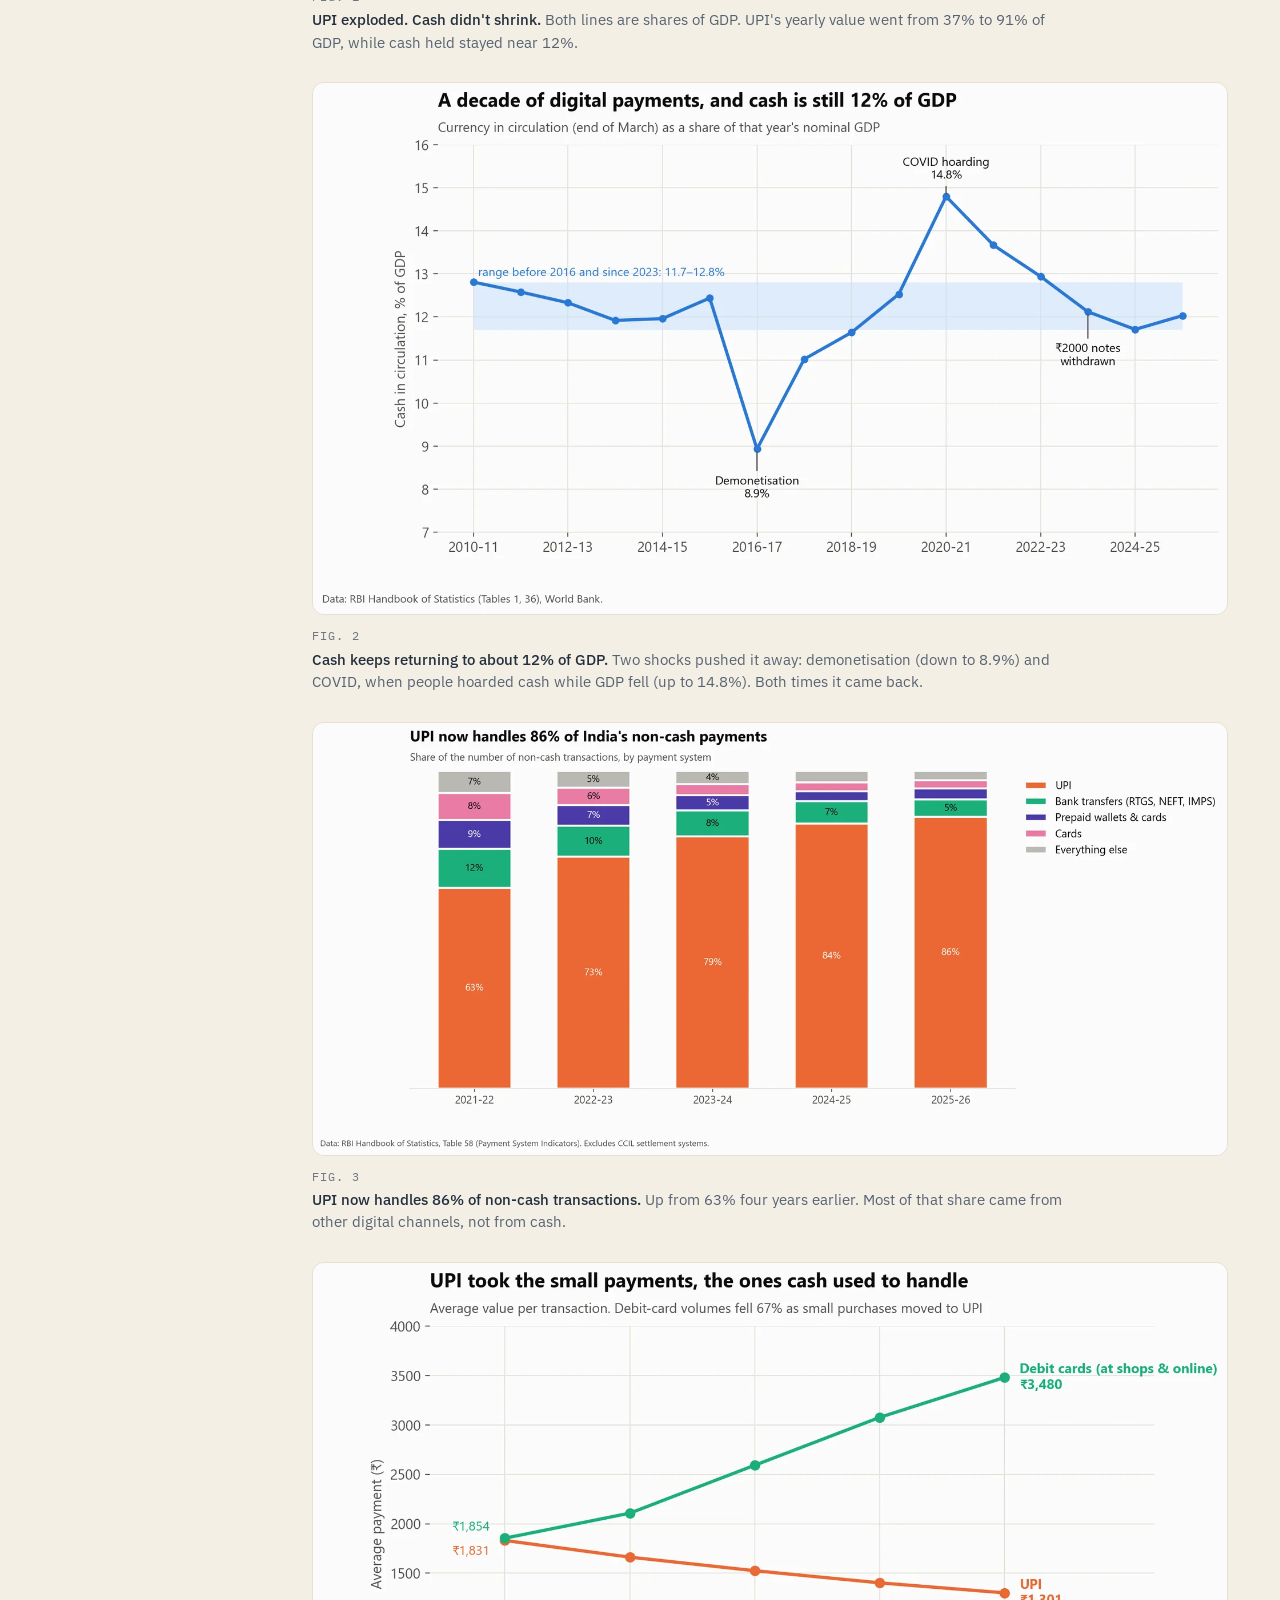
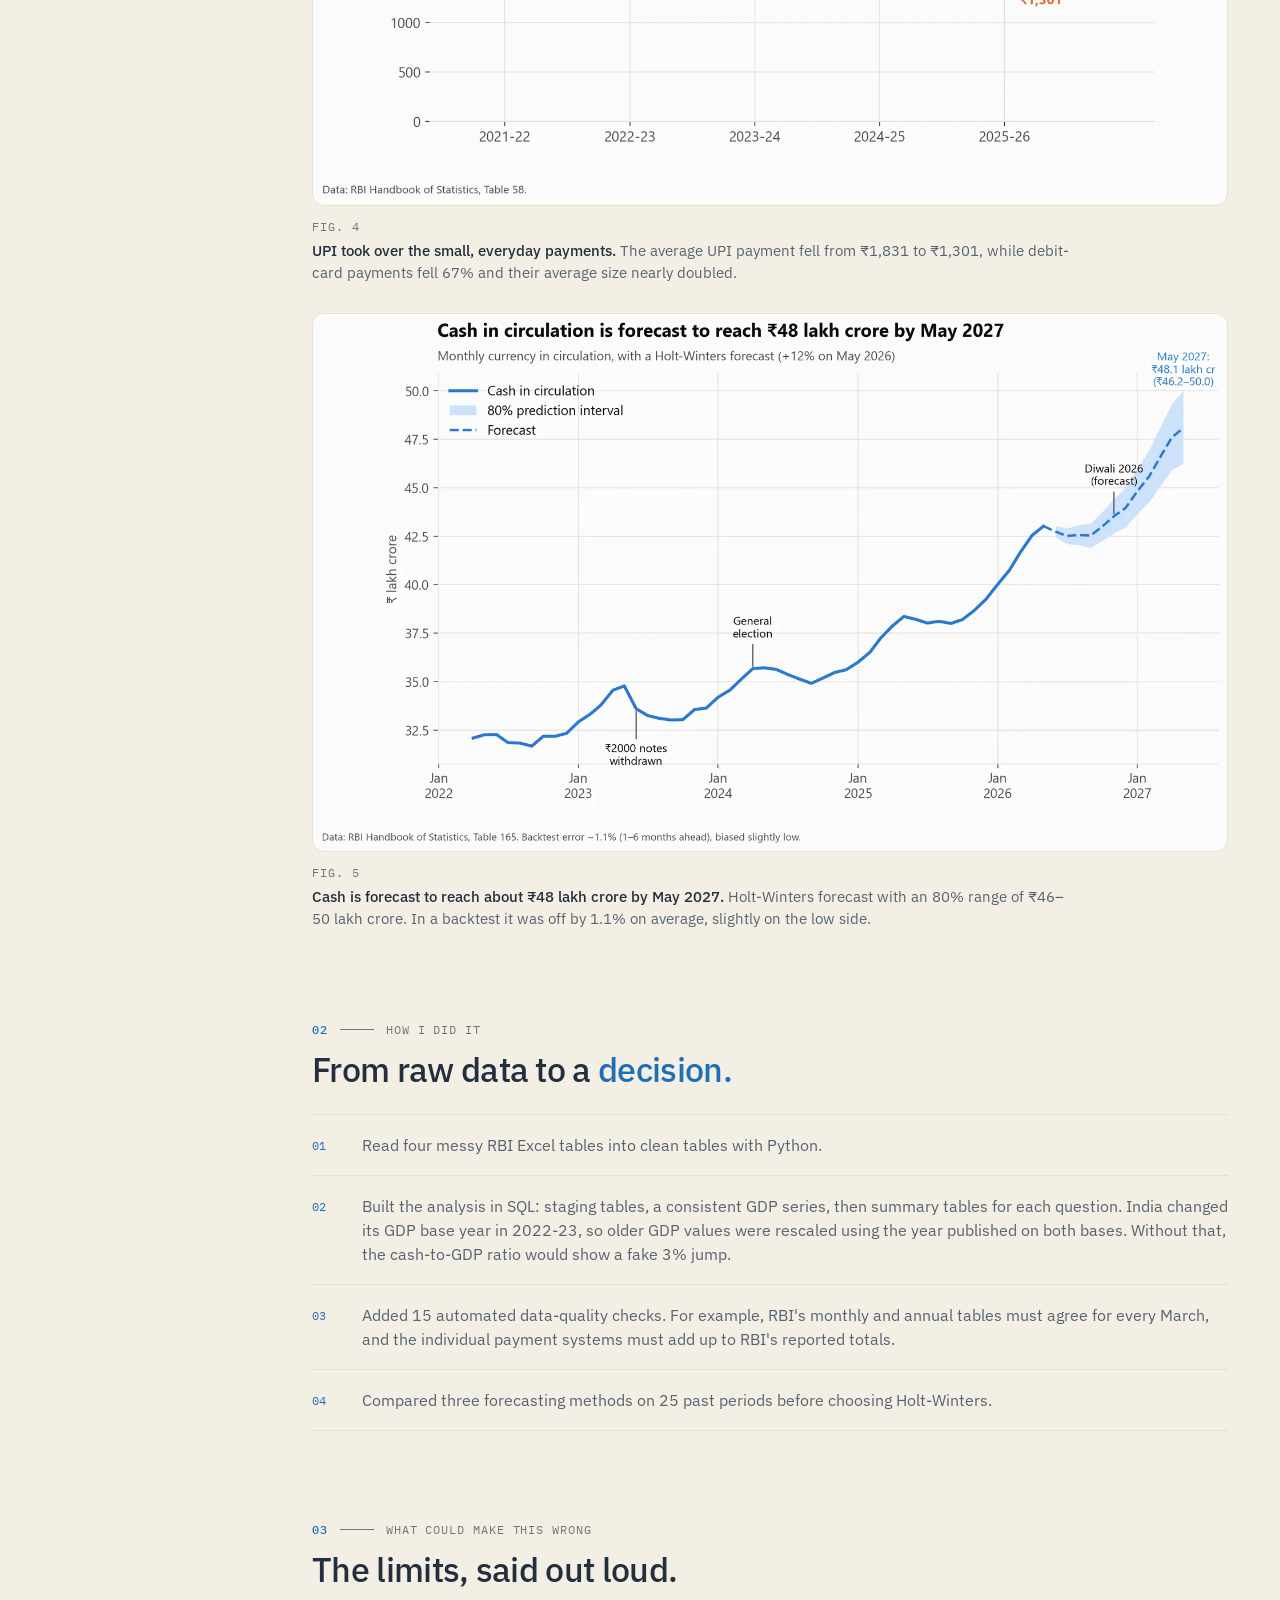
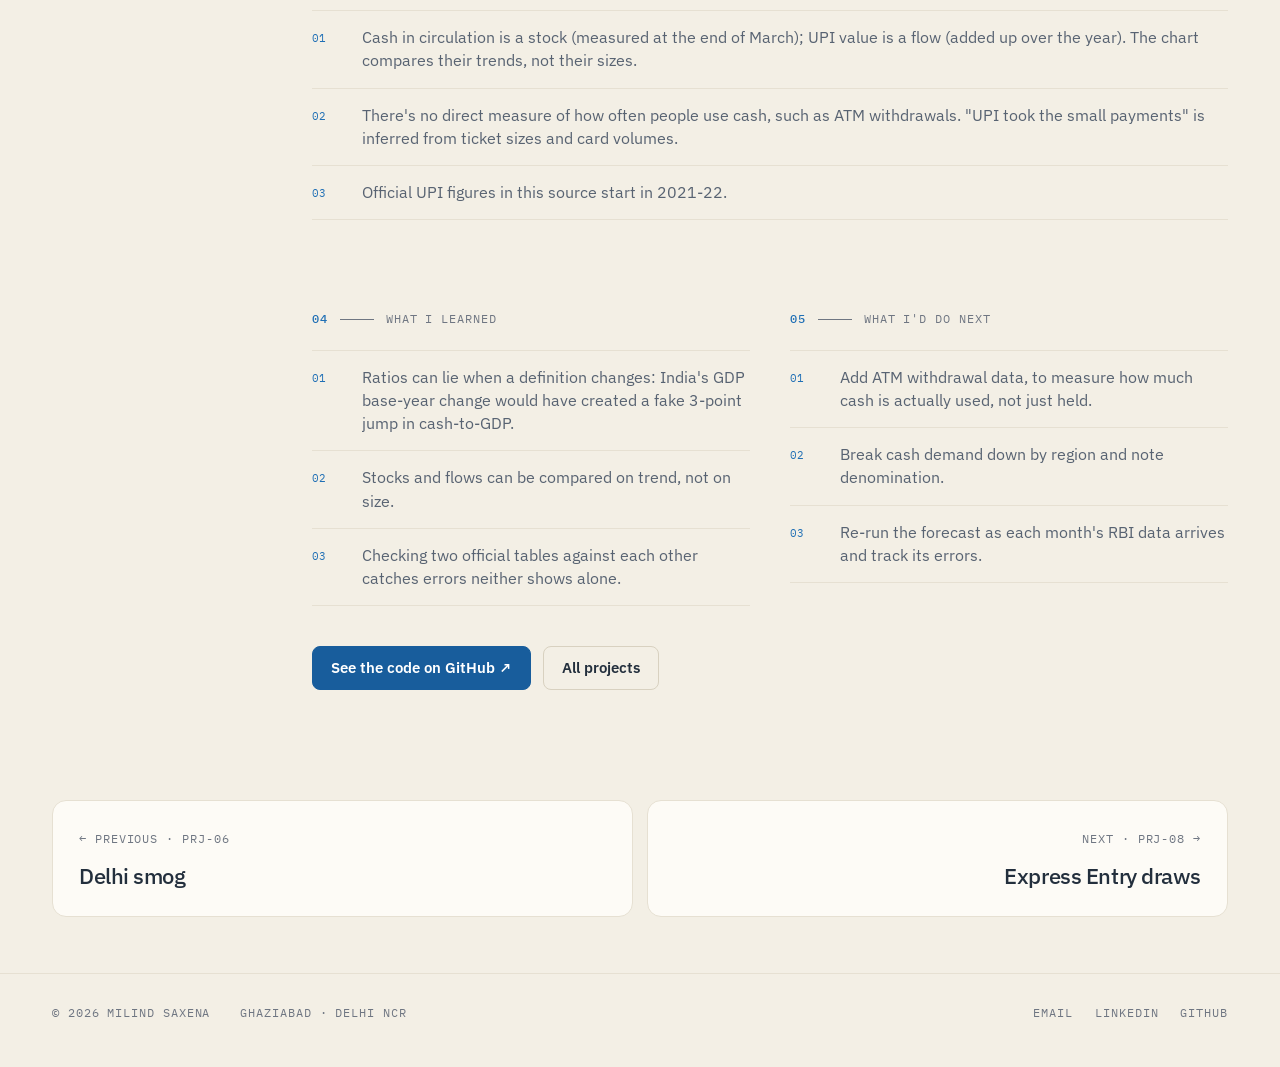
<file: projects/upi.html>
<!doctype html>
<html lang="en">
<head>
  <meta charset="utf-8">
  <meta name="viewport" content="width=device-width, initial-scale=1, viewport-fit=cover">
  <title>UPI won. So why is India holding more cash than ever? · Milind Saxena</title>
  <meta name="description" content="No. Cash is still about 12% of GDP, where it was before UPI existed, while UPI now moves the equivalent of 91% of GDP a year. UPI replaced cash for…">
  <meta property="og:title" content="UPI won. So why is India holding more cash than ever? · Milind Saxena">
  <meta property="og:description" content="No. Cash is still about 12% of GDP, where it was before UPI existed, while UPI now moves the equivalent of 91% of GDP a year. UPI replaced cash for…">
  <meta property="og:type" content="article">
  <meta property="og:url" content="https://boredmongoose.github.io/projects/upi.html">
  <meta property="og:image" content="https://boredmongoose.github.io/assets/og/upi.png">
  <meta property="og:image:width" content="1200">
  <meta property="og:image:height" content="628">
  <meta name="twitter:card" content="summary_large_image">
  <link rel="canonical" href="https://boredmongoose.github.io/projects/upi.html">
  <meta name="theme-color" content="#f3efe5">
  <link rel="icon" href="../assets/favicon.svg" type="image/svg+xml">
  <link rel="preconnect" href="https://fonts.googleapis.com">
  <link rel="preconnect" href="https://fonts.gstatic.com" crossorigin>
  <link href="https://fonts.googleapis.com/css2?family=IBM+Plex+Mono:wght@400;500&family=IBM+Plex+Sans:wght@400;500;600&display=swap" rel="stylesheet">
  <link rel="stylesheet" href="../signal.css?v=5">
</head>
<body>
  <a class="skip-link" href="#main">Skip to the case study</a>
  <svg width="0" height="0" style="position:absolute" aria-hidden="true"><symbol id="mark" viewBox="0 0 36 24"><path d="M2 21 L9 4 L16 21 L23 4 L30 21" fill="none" stroke="currentColor" stroke-width="3.6" stroke-linejoin="round" stroke-linecap="round"/><circle cx="33" cy="5" r="2.6" fill="currentColor"/></symbol></svg>
  <header class="nav">
    <a class="logo" href="../index.html"><svg aria-hidden="true"><use href="#mark"/></svg>MILIND SAXENA</a>
    <nav aria-label="Main"><a href="../index.html#work">All projects</a><a href="../index.html#about">About</a></nav>
    <a class="btn sm" href="../index.html#contact">Hire me</a>
  </header>

  <main class="wrap" id="main">
    <section class="case-top">
      <p class="crumb mono"><a href="../index.html#work">Work</a>/<b>PRJ-07</b>/<span>Finance · India</span></p>
      <h1 class="metal">UPI won. So why is India holding more cash than <span class="it">ever?</span></h1>
      <div class="case-lede">
        <p>Because cash was never just for paying. UPI&#x27;s yearly value grew from 37% to 91% of GDP in four years, yet cash in circulation is still about 12% of GDP, the same as in 2014-15, before UPI existed. UPI replaced cash for spending, not for saving.</p>
        <dl class="spec">
          <dt>Data</dt><dd>Reserve Bank of India statistics (4 tables), World Bank GDP</dd>
          <dt>Period</dt><dd>2010-11 to 2025-26</dd>
          <dt>Tools</dt><dd>SQL (DuckDB), Python (statsmodels)</dd>
          <dt>Code</dt><dd><a href="https://github.com/BoredMongoose/upi-cash-paradox">github.com/BoredMongoose/upi-cash-paradox ↗</a></dd>
        </dl>
      </div>
    </section>

    <div class="impact">
      <div><span class="mono">Business question</span><p>UPI won. Should banks plan for less cash?</p></div>
      <div><span class="mono">Recommendation</span><p>Plan cash logistics (ATMs, currency chests, note printing) for steady growth, not decline: cash is forecast to reach ₹48 lakh crore by May 2027.</p></div>
      <div><span class="mono">Estimated impact</span><strong>1.1%</strong><p>Average error of the cash-demand forecast in a 25-period backtest (forecast: ₹48.1 lakh crore by May 2027, 80% range ₹46.2–50.0).</p></div>
    </div>

    <div class="case-doc">
      <nav class="toc" aria-label="On this page"><a href="#results" class="on">Results</a><a href="#how">How I did it</a><a href="#limits">What could be wrong</a><a href="#learned">What I learned</a></nav>
      <div>
        <section id="results"><p class="kick mono"><b>01</b><i></i>Results</p>
          <h2>UPI exploded. Cash didn&#x27;t shrink.</h2>
          <figure class="case-fig">
            <div class="imgbox"><img src="../assets/projects/upi-cash-paradox/01_upi_vs_cash.webp" width="1600" height="1003" loading="lazy" decoding="async" alt="UPI exploded. Cash didn&#x27;t shrink. Both lines are shares of GDP. UPI&#x27;s yearly value went from 37% to 91% of GDP, while cash held stayed near 12%."></div>
            <figcaption><span class="mono">Fig. 1</span><strong>UPI exploded. Cash didn&#x27;t shrink.</strong> Both lines are shares of GDP. UPI&#x27;s yearly value went from 37% to 91% of GDP, while cash held stayed near 12%.</figcaption>
          </figure>
          <figure class="case-fig">
            <div class="imgbox"><img src="../assets/projects/upi-cash-paradox/02_cash_to_gdp.webp" width="1600" height="930" loading="lazy" decoding="async" alt="Cash keeps returning to about 12% of GDP. Two shocks pushed it away: demonetisation (down to 8.9%) and COVID, when people hoarded cash while GDP fell (up to 14.8%). Both times it came back."></div>
            <figcaption><span class="mono">Fig. 2</span><strong>Cash keeps returning to about 12% of GDP.</strong> Two shocks pushed it away: demonetisation (down to 8.9%) and COVID, when people hoarded cash while GDP fell (up to 14.8%). Both times it came back.</figcaption>
          </figure>
          <figure class="case-fig">
            <div class="imgbox"><img src="../assets/projects/upi-cash-paradox/03_payment_mix.webp" width="1600" height="756" loading="lazy" decoding="async" alt="UPI now handles 86% of non-cash transactions. Up from 63% four years earlier. Most of that share came from other digital channels, not from cash."></div>
            <figcaption><span class="mono">Fig. 3</span><strong>UPI now handles 86% of non-cash transactions.</strong> Up from 63% four years earlier. Most of that share came from other digital channels, not from cash.</figcaption>
          </figure>
          <figure class="case-fig">
            <div class="imgbox"><img src="../assets/projects/upi-cash-paradox/04_ticket_size.webp" width="1600" height="950" loading="lazy" decoding="async" alt="UPI took over the small, everyday payments. The average UPI payment fell from ₹1,831 to ₹1,301, while debit-card payments fell 67% and their average size nearly doubled."></div>
            <figcaption><span class="mono">Fig. 4</span><strong>UPI took over the small, everyday payments.</strong> The average UPI payment fell from ₹1,831 to ₹1,301, while debit-card payments fell 67% and their average size nearly doubled.</figcaption>
          </figure>
          <figure class="case-fig">
            <div class="imgbox"><img src="../assets/projects/upi-cash-paradox/05_cash_forecast.webp" width="1600" height="941" loading="lazy" decoding="async" alt="Cash is forecast to reach about ₹48 lakh crore by May 2027. Holt-Winters forecast with an 80% range of ₹46–50 lakh crore. In a backtest it was off by 1.1% on average, slightly on the low side."></div>
            <figcaption><span class="mono">Fig. 5</span><strong>Cash is forecast to reach about ₹48 lakh crore by May 2027.</strong> Holt-Winters forecast with an 80% range of ₹46–50 lakh crore. In a backtest it was off by 1.1% on average, slightly on the low side.</figcaption>
          </figure>
        </section>

        <section id="how"><p class="kick mono"><b>02</b><i></i>How I did it</p>
          <h2>From raw data to a <span class="it">decision.</span></h2>
          <ol class="method">
            <li>Read four messy RBI Excel tables into clean tables with Python.</li>
            <li>Built the analysis in SQL: staging tables, a consistent GDP series, then summary tables for each question. India changed its GDP base year in 2022-23, so older GDP values were rescaled using the year published on both bases. Without that, the cash-to-GDP ratio would show a fake 3% jump.</li>
            <li>Added 15 automated data-quality checks. For example, RBI&#x27;s monthly and annual tables must agree for every March, and the individual payment systems must add up to RBI&#x27;s reported totals.</li>
            <li>Compared three forecasting methods on 25 past periods before choosing Holt-Winters.</li>
          </ol>
        </section>

        <section id="limits"><p class="kick mono"><b>03</b><i></i>What could make this wrong</p>
          <h2>The limits, said out loud.</h2>
          <ul class="notes">
            <li><span>01</span>Cash in circulation is a stock (measured at the end of March); UPI value is a flow (added up over the year). The chart compares their trends, not their sizes.</li>
            <li><span>02</span>There&#x27;s no direct measure of how often people use cash, such as ATM withdrawals. &quot;UPI took the small payments&quot; is inferred from ticket sizes and card volumes.</li>
            <li><span>03</span>Official UPI figures in this source start in 2021-22.</li>
          </ul>
        </section>

        <section id="learned" class="case-two">
          <div><p class="kick mono"><b>04</b><i></i>What I learned</p>
            <ul class="notes">
            <li><span>01</span>Ratios can lie when a definition changes: India&#x27;s GDP base-year change would have created a fake 3-point jump in cash-to-GDP.</li>
            <li><span>02</span>Stocks and flows can be compared on trend, not on size.</li>
            <li><span>03</span>Checking two official tables against each other catches errors neither shows alone.</li>
            </ul>
          </div>
          <div><p class="kick mono"><b>05</b><i></i>What I'd do next</p>
            <ul class="notes">
            <li><span>01</span>Add ATM withdrawal data, to measure how much cash is actually used, not just held.</li>
            <li><span>02</span>Break cash demand down by region and note denomination.</li>
            <li><span>03</span>Re-run the forecast as each month&#x27;s RBI data arrives and track its errors.</li>
            </ul>
          </div>
        </section>

        <div class="code-cta"><a class="btn red" href="https://github.com/BoredMongoose/upi-cash-paradox">See the code on GitHub ↗</a><a class="btn" href="../index.html#work">All projects</a></div>
      </div>
    </div>

    <nav class="pager" aria-label="More projects">
      <a href="delhi.html"><span class="mono">← Previous · PRJ-06</span><b>Delhi smog</b></a>
      <a href="express-entry.html"><span class="mono">Next · PRJ-08 →</span><b>Express Entry draws</b></a>
    </nav>
  </main>

  <footer class="foot mono"><div class="wrap"><span>© 2026 Milind Saxena</span><span>Ghaziabad · Delhi NCR</span><span class="links"><a href="mailto:milind.sax01@gmail.com">Email</a><a href="https://www.linkedin.com/in/milind-saxena-54399722a">LinkedIn</a><a href="https://github.com/BoredMongoose">GitHub</a></span></div></footer>
  <script>
    // highlight the section you're reading in the side menu
    const toc = [...document.querySelectorAll(".toc a")], parts = toc.map((a) => document.querySelector(a.getAttribute("href")));
    const io = new IntersectionObserver((es) => es.forEach((e) => { if (e.isIntersecting) toc.forEach((a, i) => a.classList.toggle("on", parts[i] === e.target)); }), { rootMargin: "-35% 0px -60% 0px" });
    parts.forEach((p) => io.observe(p));
  </script>
</body>
</html>
</file>
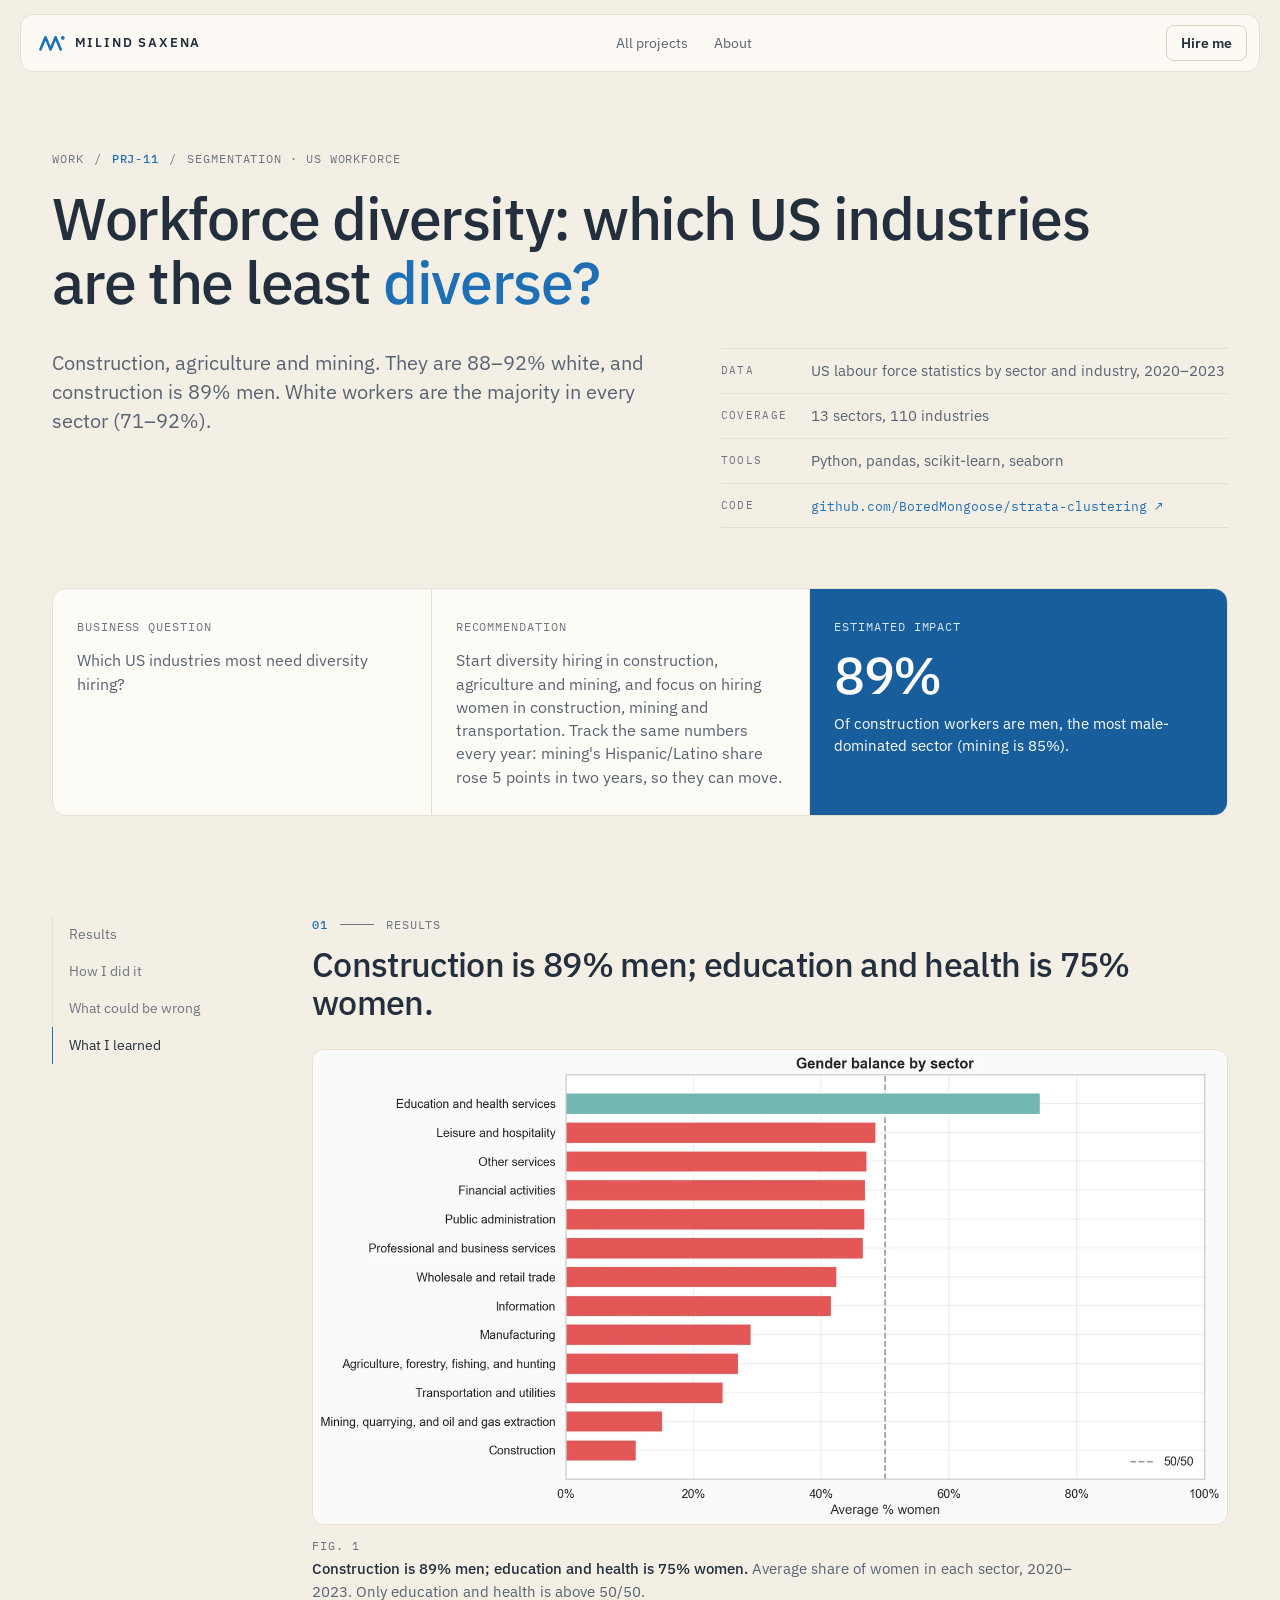
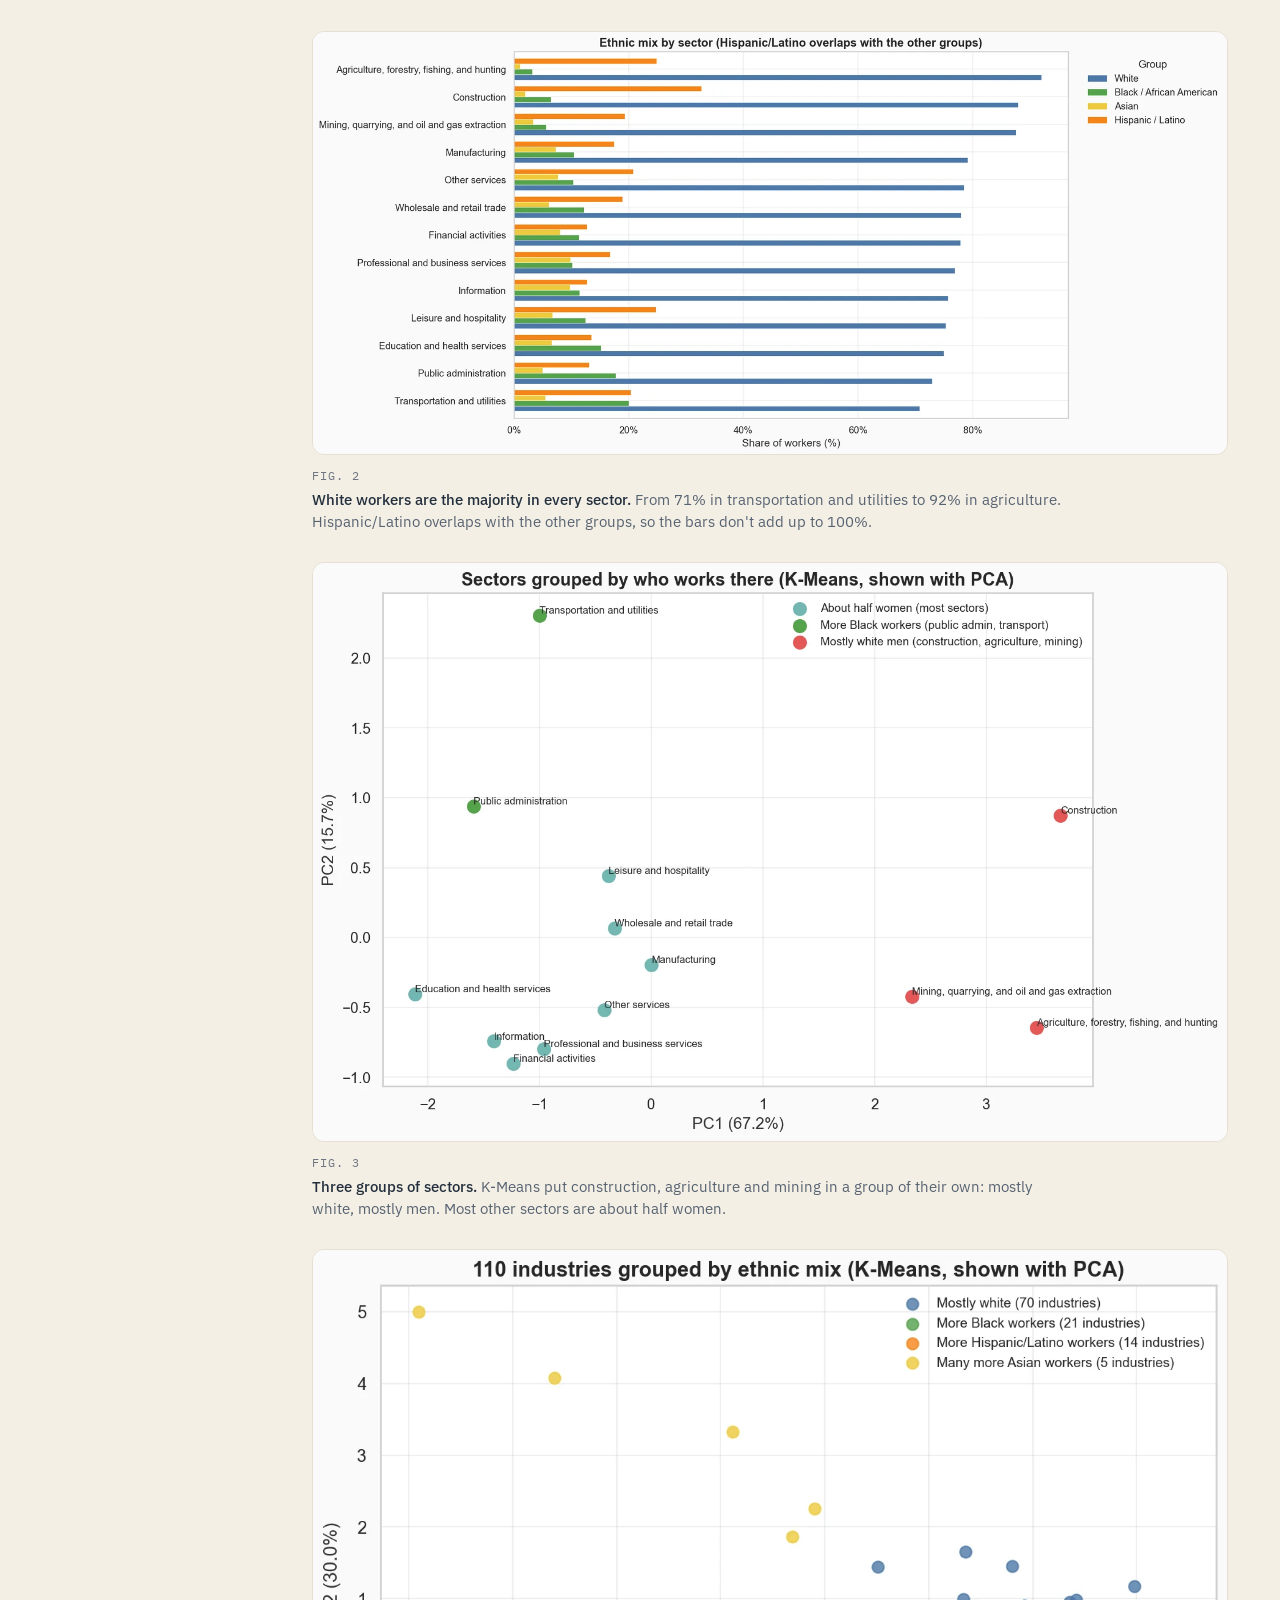
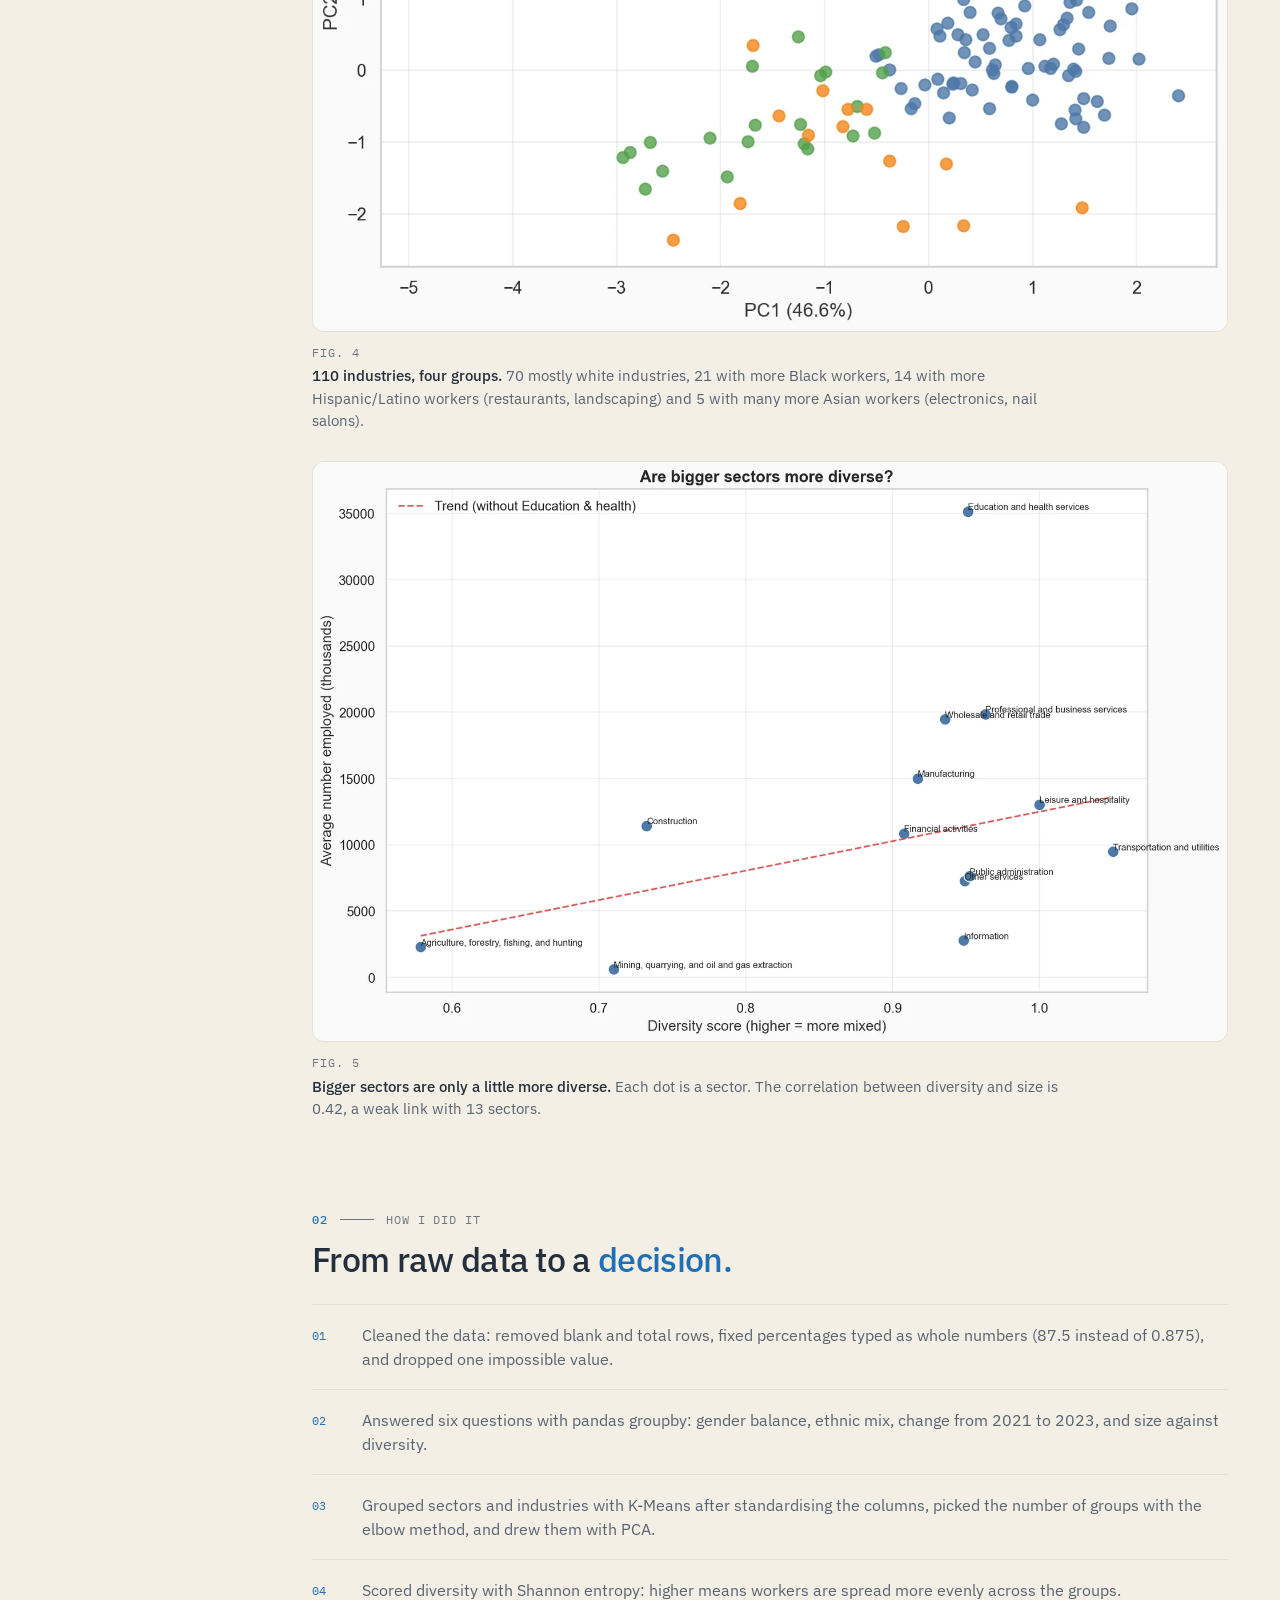
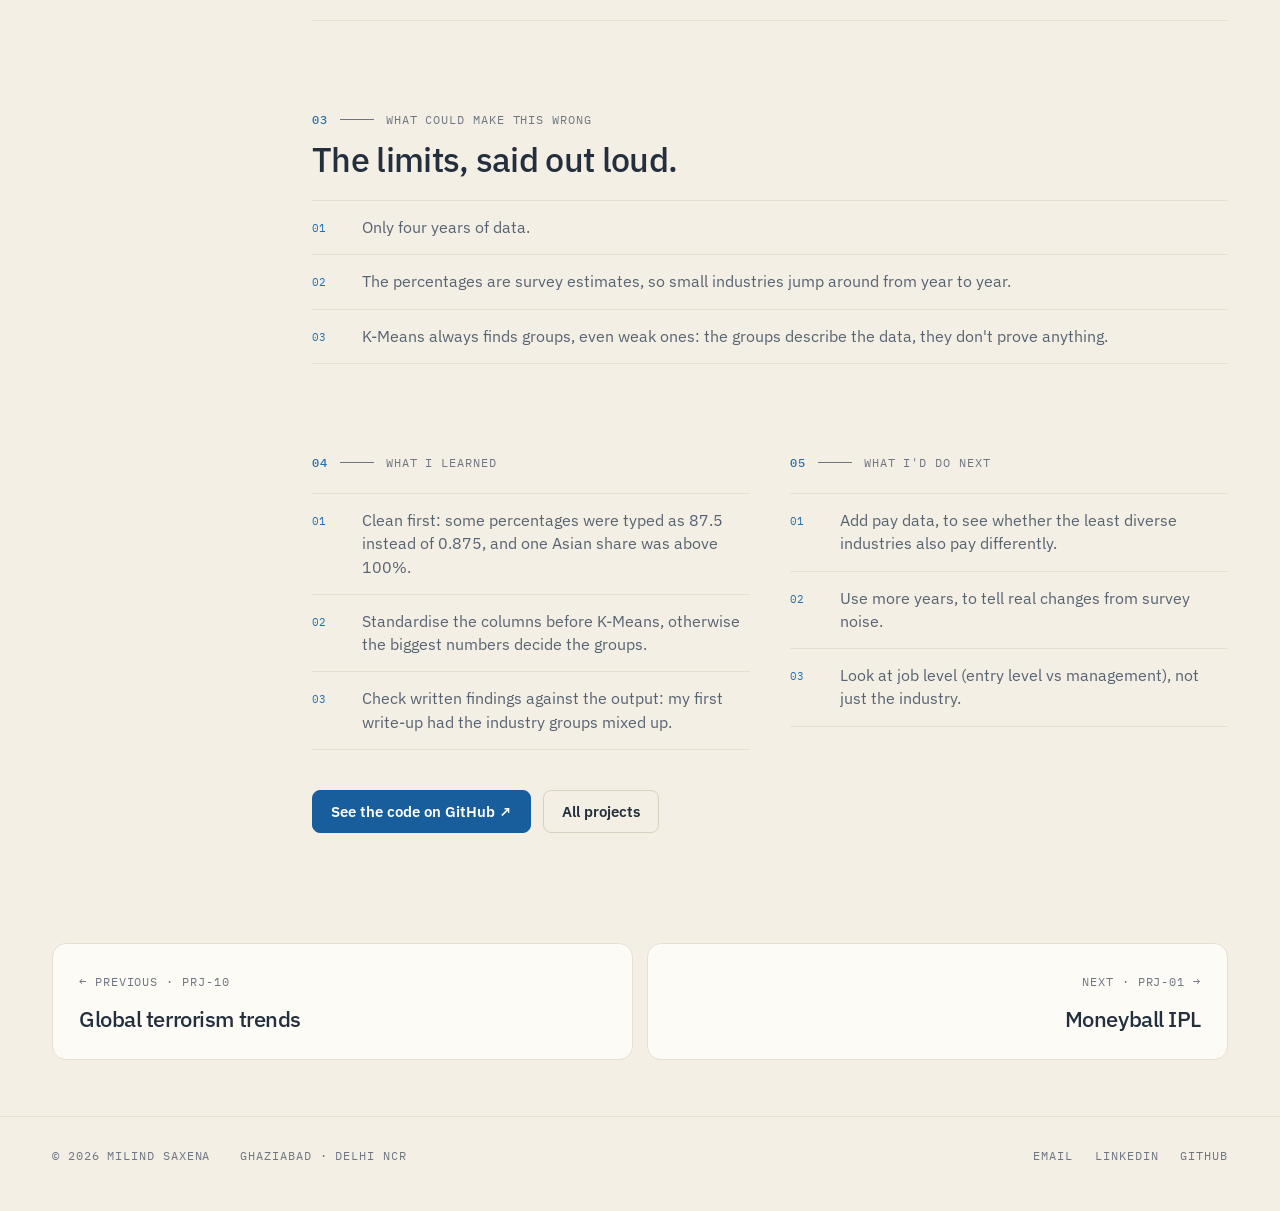
<file: projects/workforce.html>
<!doctype html>
<html lang="en">
<head>
  <meta charset="utf-8">
  <meta name="viewport" content="width=device-width, initial-scale=1, viewport-fit=cover">
  <title>Workforce diversity: which US industries are the least diverse? · Milind Saxena</title>
  <meta name="description" content="Construction, agriculture and mining. They are 88–92% white, and construction is 89% men. White workers are the majority in every sector (71–92%).">
  <meta property="og:title" content="Workforce diversity: which US industries are the least diverse? · Milind Saxena">
  <meta property="og:description" content="Construction, agriculture and mining. They are 88–92% white, and construction is 89% men. White workers are the majority in every sector (71–92%).">
  <meta property="og:type" content="article">
  <meta property="og:url" content="https://boredmongoose.github.io/projects/workforce.html">
  <meta property="og:image" content="https://boredmongoose.github.io/assets/og/workforce.png">
  <meta property="og:image:width" content="1200">
  <meta property="og:image:height" content="628">
  <meta name="twitter:card" content="summary_large_image">
  <link rel="canonical" href="https://boredmongoose.github.io/projects/workforce.html">
  <meta name="theme-color" content="#f3efe5">
  <link rel="icon" href="../assets/favicon.svg" type="image/svg+xml">
  <link rel="preconnect" href="https://fonts.googleapis.com">
  <link rel="preconnect" href="https://fonts.gstatic.com" crossorigin>
  <link href="https://fonts.googleapis.com/css2?family=IBM+Plex+Mono:wght@400;500&family=IBM+Plex+Sans:wght@400;500;600&display=swap" rel="stylesheet">
  <link rel="stylesheet" href="../signal.css?v=5">
</head>
<body>
  <a class="skip-link" href="#main">Skip to the case study</a>
  <svg width="0" height="0" style="position:absolute" aria-hidden="true"><symbol id="mark" viewBox="0 0 36 24"><path d="M2 21 L9 4 L16 21 L23 4 L30 21" fill="none" stroke="currentColor" stroke-width="3.6" stroke-linejoin="round" stroke-linecap="round"/><circle cx="33" cy="5" r="2.6" fill="currentColor"/></symbol></svg>
  <header class="nav">
    <a class="logo" href="../index.html"><svg aria-hidden="true"><use href="#mark"/></svg>MILIND SAXENA</a>
    <nav aria-label="Main"><a href="../index.html#work">All projects</a><a href="../index.html#about">About</a></nav>
    <a class="btn sm" href="../index.html#contact">Hire me</a>
  </header>

  <main class="wrap" id="main">
    <section class="case-top">
      <p class="crumb mono"><a href="../index.html#work">Work</a>/<b>PRJ-11</b>/<span>Segmentation · US workforce</span></p>
      <h1 class="metal">Workforce diversity: which US industries are the least <span class="it">diverse?</span></h1>
      <div class="case-lede">
        <p>Construction, agriculture and mining. They are 88–92% white, and construction is 89% men. White workers are the majority in every sector (71–92%).</p>
        <dl class="spec">
          <dt>Data</dt><dd>US labour force statistics by sector and industry, 2020–2023</dd>
          <dt>Coverage</dt><dd>13 sectors, 110 industries</dd>
          <dt>Tools</dt><dd>Python, pandas, scikit-learn, seaborn</dd>
          <dt>Code</dt><dd><a href="https://github.com/BoredMongoose/strata-clustering">github.com/BoredMongoose/strata-clustering ↗</a></dd>
        </dl>
      </div>
    </section>

    <div class="impact">
      <div><span class="mono">Business question</span><p>Which US industries most need diversity hiring?</p></div>
      <div><span class="mono">Recommendation</span><p>Start diversity hiring in construction, agriculture and mining, and focus on hiring women in construction, mining and transportation. Track the same numbers every year: mining&#x27;s Hispanic/Latino share rose 5 points in two years, so they can move.</p></div>
      <div><span class="mono">Estimated impact</span><strong>89%</strong><p>Of construction workers are men, the most male-dominated sector (mining is 85%).</p></div>
    </div>

    <div class="case-doc">
      <nav class="toc" aria-label="On this page"><a href="#results" class="on">Results</a><a href="#how">How I did it</a><a href="#limits">What could be wrong</a><a href="#learned">What I learned</a></nav>
      <div>
        <section id="results"><p class="kick mono"><b>01</b><i></i>Results</p>
          <h2>Construction is 89% men; education and health is 75% women.</h2>
          <figure class="case-fig">
            <div class="imgbox"><img src="../assets/projects/strata-clustering/01_gender_balance.webp" width="1600" height="829" loading="lazy" decoding="async" alt="Construction is 89% men; education and health is 75% women. Average share of women in each sector, 2020–2023. Only education and health is above 50/50."></div>
            <figcaption><span class="mono">Fig. 1</span><strong>Construction is 89% men; education and health is 75% women.</strong> Average share of women in each sector, 2020–2023. Only education and health is above 50/50.</figcaption>
          </figure>
          <figure class="case-fig">
            <div class="imgbox"><img src="../assets/projects/strata-clustering/02_ethnic_mix.webp" width="1600" height="739" loading="lazy" decoding="async" alt="White workers are the majority in every sector. From 71% in transportation and utilities to 92% in agriculture. Hispanic/Latino overlaps with the other groups, so the bars don&#x27;t add up to 100%."></div>
            <figcaption><span class="mono">Fig. 2</span><strong>White workers are the majority in every sector.</strong> From 71% in transportation and utilities to 92% in agriculture. Hispanic/Latino overlaps with the other groups, so the bars don&#x27;t add up to 100%.</figcaption>
          </figure>
          <figure class="case-fig">
            <div class="imgbox"><img src="../assets/projects/strata-clustering/03_sector_groups.webp" width="1497" height="948" loading="lazy" decoding="async" alt="Three groups of sectors. K-Means put construction, agriculture and mining in a group of their own: mostly white, mostly men. Most other sectors are about half women."></div>
            <figcaption><span class="mono">Fig. 3</span><strong>Three groups of sectors.</strong> K-Means put construction, agriculture and mining in a group of their own: mostly white, mostly men. Most other sectors are about half women.</figcaption>
          </figure>
          <figure class="case-fig">
            <div class="imgbox"><img src="../assets/projects/strata-clustering/05_industry_groups.webp" width="1272" height="948" loading="lazy" decoding="async" alt="110 industries, four groups. 70 mostly white industries, 21 with more Black workers, 14 with more Hispanic/Latino workers (restaurants, landscaping) and 5 with many more Asian workers (electronics, nail salons)."></div>
            <figcaption><span class="mono">Fig. 4</span><strong>110 industries, four groups.</strong> 70 mostly white industries, 21 with more Black workers, 14 with more Hispanic/Latino workers (restaurants, landscaping) and 5 with many more Asian workers (electronics, nail salons).</figcaption>
          </figure>
          <figure class="case-fig">
            <div class="imgbox"><img src="../assets/projects/strata-clustering/04_diversity_vs_size.webp" width="1600" height="1015" loading="lazy" decoding="async" alt="Bigger sectors are only a little more diverse. Each dot is a sector. The correlation between diversity and size is 0.42, a weak link with 13 sectors."></div>
            <figcaption><span class="mono">Fig. 5</span><strong>Bigger sectors are only a little more diverse.</strong> Each dot is a sector. The correlation between diversity and size is 0.42, a weak link with 13 sectors.</figcaption>
          </figure>
        </section>

        <section id="how"><p class="kick mono"><b>02</b><i></i>How I did it</p>
          <h2>From raw data to a <span class="it">decision.</span></h2>
          <ol class="method">
            <li>Cleaned the data: removed blank and total rows, fixed percentages typed as whole numbers (87.5 instead of 0.875), and dropped one impossible value.</li>
            <li>Answered six questions with pandas groupby: gender balance, ethnic mix, change from 2021 to 2023, and size against diversity.</li>
            <li>Grouped sectors and industries with K-Means after standardising the columns, picked the number of groups with the elbow method, and drew them with PCA.</li>
            <li>Scored diversity with Shannon entropy: higher means workers are spread more evenly across the groups.</li>
          </ol>
        </section>

        <section id="limits"><p class="kick mono"><b>03</b><i></i>What could make this wrong</p>
          <h2>The limits, said out loud.</h2>
          <ul class="notes">
            <li><span>01</span>Only four years of data.</li>
            <li><span>02</span>The percentages are survey estimates, so small industries jump around from year to year.</li>
            <li><span>03</span>K-Means always finds groups, even weak ones: the groups describe the data, they don&#x27;t prove anything.</li>
          </ul>
        </section>

        <section id="learned" class="case-two">
          <div><p class="kick mono"><b>04</b><i></i>What I learned</p>
            <ul class="notes">
            <li><span>01</span>Clean first: some percentages were typed as 87.5 instead of 0.875, and one Asian share was above 100%.</li>
            <li><span>02</span>Standardise the columns before K-Means, otherwise the biggest numbers decide the groups.</li>
            <li><span>03</span>Check written findings against the output: my first write-up had the industry groups mixed up.</li>
            </ul>
          </div>
          <div><p class="kick mono"><b>05</b><i></i>What I'd do next</p>
            <ul class="notes">
            <li><span>01</span>Add pay data, to see whether the least diverse industries also pay differently.</li>
            <li><span>02</span>Use more years, to tell real changes from survey noise.</li>
            <li><span>03</span>Look at job level (entry level vs management), not just the industry.</li>
            </ul>
          </div>
        </section>

        <div class="code-cta"><a class="btn red" href="https://github.com/BoredMongoose/strata-clustering">See the code on GitHub ↗</a><a class="btn" href="../index.html#work">All projects</a></div>
      </div>
    </div>

    <nav class="pager" aria-label="More projects">
      <a href="terrorism.html"><span class="mono">← Previous · PRJ-10</span><b>Global terrorism trends</b></a>
      <a href="ipl.html"><span class="mono">Next · PRJ-01 →</span><b>Moneyball IPL</b></a>
    </nav>
  </main>

  <footer class="foot mono"><div class="wrap"><span>© 2026 Milind Saxena</span><span>Ghaziabad · Delhi NCR</span><span class="links"><a href="mailto:milind.sax01@gmail.com">Email</a><a href="https://www.linkedin.com/in/milind-saxena-54399722a">LinkedIn</a><a href="https://github.com/BoredMongoose">GitHub</a></span></div></footer>
  <script>
    // highlight the section you're reading in the side menu
    const toc = [...document.querySelectorAll(".toc a")], parts = toc.map((a) => document.querySelector(a.getAttribute("href")));
    const io = new IntersectionObserver((es) => es.forEach((e) => { if (e.isIntersecting) toc.forEach((a, i) => a.classList.toggle("on", parts[i] === e.target)); }), { rootMargin: "-35% 0px -60% 0px" });
    parts.forEach((p) => io.observe(p));
  </script>
</body>
</html>
</file>
<file: signal.css>
/* Sand & Ocean theme: warm cream, ocean blue, soft ink. Shared by the homepage, the case studies and the retention dashboard. */
:root {
  --bg: #f3efe5; --surface: #fdfbf6; --surface2: #f7f2e8; --card: #fdfbf6;
  --ink: #232f3d; --ink-2: #586372; --ink-3: #6f7682; --line: #e6e0d2; --line2: #d8d1c0; --grid: #ebe6da; --muted: #b8b4a8;
  --accent: #1f6fb5; --accent-deep: #185d9c; --accent-soft: rgba(31, 111, 181, 0.12); --dot-muted: #b8b4a8; --radius: 14px;
  --c1: #1f6fb5; --c2: #d6741f; --c3: #008a7c; --c4: #8a5fc0; --c5: #b5475f; --seq-lo: #f3e7d6; --seq-hi: #8a3a1c;
  --sans: "IBM Plex Sans", system-ui, -apple-system, "Segoe UI", Roboto, sans-serif; --serif: var(--sans);
  --mono: "IBM Plex Mono", ui-monospace, Consolas, monospace;
  color-scheme: light;
}
* { box-sizing: border-box; }
html { scroll-behavior: smooth; scroll-padding-top: 90px; -webkit-text-size-adjust: 100%; }
body { margin: 0; background: var(--bg); color: var(--ink); font-family: var(--sans); font-size: 16px; line-height: 1.5; -webkit-font-smoothing: antialiased; overflow-x: hidden; }
h1, h2, h3, h4, p, dl, dd, ul, ol, figure { margin: 0; }
a { color: inherit; text-decoration: none; }
img { max-width: 100%; height: auto; }
.wrap { max-width: 1240px; margin: 0 auto; padding-left: 32px; padding-right: 32px; }
.mono { font-family: var(--mono); font-size: 11.5px; letter-spacing: .08em; text-transform: uppercase; }
.metal { color: var(--ink); }
.it { color: var(--accent); }
.skip-link { position: absolute; left: 12px; top: -60px; z-index: 100; padding: 10px 14px; background: var(--accent); color: #fff; border-radius: 8px; }
.skip-link:focus { top: 12px; }
:focus-visible { outline: 2px solid var(--accent); outline-offset: 3px; }

/* nav */
.nav { position: fixed; top: 14px; left: 50%; transform: translateX(-50%); width: min(1240px, calc(100% - 32px)); z-index: 50;
  display: flex; align-items: center; gap: 22px; padding: 10px 12px 10px 18px; border: 1px solid var(--line); border-radius: 14px;
  background: rgba(253, 251, 246, .94); }
.logo { display: flex; align-items: center; gap: 10px; font-weight: 600; letter-spacing: .14em; font-size: 13px; white-space: nowrap; }
.logo svg { width: 26px; height: 18px; color: var(--accent); }
.nav nav { display: flex; gap: 26px; margin: 0 auto; font-size: 14px; color: var(--ink-2); }
.nav nav a:hover { color: var(--ink); }
.clock { color: var(--ink-3); white-space: nowrap; } .clock b { color: var(--ink); font-weight: 500; }
.btn { display: inline-flex; align-items: center; gap: 10px; padding: 12px 18px; border-radius: 8px; font: 600 14.5px/1.2 var(--sans); color: var(--ink); background: transparent; border: 1px solid var(--line2); cursor: pointer; white-space: nowrap; transition: border-color .2s, transform .2s, background-color .2s; }
.btn:hover { transform: translateY(-1px); border-color: var(--accent); }
.btn.red, .btn-primary { background: var(--accent-deep); color: #fff; border-color: var(--accent-deep); }
.btn.red:hover, .btn-primary:hover { background: var(--accent); }
.btn.sm { padding: 9px 14px; font-size: 13.5px; }

/* section heads */
.sec { padding-top: 120px; }
.kick { display: flex; align-items: center; gap: 12px; color: var(--ink-3); }
.kick b { color: var(--accent); font-weight: 500; } .kick i { width: 34px; height: 1px; background: var(--ink-3); }
.sec-head { display: grid; grid-template-columns: 1.4fr 1fr; gap: 40px; align-items: end; margin-top: 18px; }
.sec-head h2 { font-weight: 500; font-size: clamp(36px, 4.8vw, 64px); line-height: 1.02; letter-spacing: -.035em; }
.sec-head p { color: var(--ink-2); max-width: 420px; }
.tag { display: inline-block; padding: 6px 10px; border: 1px solid var(--line2); border-radius: 5px; font-family: var(--mono); font-size: 10.5px; letter-spacing: .1em; color: var(--ink-2); text-transform: uppercase; }
.panel { background: var(--surface); border: 1px solid var(--line); border-radius: var(--radius); }
.fig { color: var(--ink-3); }

/* ================= homepage ================= */
.wall-wrap { max-width: 1320px; margin: 0 auto; padding: 22px 28px 20px; }
.top { display: flex; justify-content: space-between; align-items: end; gap: 24px; padding-bottom: 16px; }
.top h1 { font-weight: 500; font-size: 30px; letter-spacing: -.015em; line-height: 1.1; }
.top p { color: var(--ink-2); font-size: 15px; margin-top: 3px; }
.skills { list-style: none; padding: 0; margin: 10px 0 0; display: flex; flex-wrap: wrap; gap: 6px; }
.skills li { font-family: var(--mono); font-size: 11px; letter-spacing: .06em; text-transform: uppercase; color: var(--ink-2); padding: 4px 9px; border: 1px solid var(--line2); border-radius: 999px; background: var(--card); }
.top nav { display: flex; flex-wrap: wrap; gap: 6px 18px; font-size: 14px; color: var(--ink-2); flex: none; }
.top nav a:hover, .about a:hover { color: var(--accent); }
.wall { display: grid; grid-template-columns: repeat(4, minmax(0, 1fr)); gap: 12px; min-height: 780px; }
.t { all: unset; box-sizing: border-box; cursor: pointer; background: var(--card); border: 1px solid var(--line); border-radius: 12px; padding: 13px 14px 10px; display: flex; flex-direction: column; min-width: 0; transition: border-color .15s, transform .15s; }
.t:hover { border-color: var(--accent); transform: translateY(-1px); }
.t:focus-visible { outline: 2px solid var(--accent); outline-offset: 2px; }
.t small { font-size: 12px; color: var(--ink-3); }
.t b { font-weight: 500; font-size: 15px; line-height: 1.2; min-height: 36px; margin-top: 1px; }
.t .plot { height: 128px; margin: 6px 0; min-width: 0; overflow: hidden; }
.t .n { font-size: 21px; font-weight: 500; letter-spacing: -.02em; line-height: 1.1; }
.t .n span { font-size: 12.5px; font-weight: 400; color: var(--ink-2); letter-spacing: 0; margin-left: 6px; }
.t.me { cursor: default; background: var(--accent-deep); color: #fff; border-color: var(--accent-deep); justify-content: space-between; }
.t.me:hover { transform: none; }
.t.me b { font-size: 19px; }
.t.me a { display: block; font-size: 14px; padding: 3px 0; }
.t.me a:hover { text-decoration: underline; }
dialog { border: 0; border-radius: 16px; padding: 22px 26px; width: min(980px, calc(100vw - 32px)); background: var(--card); color: var(--ink); box-shadow: 0 30px 70px -30px rgba(43, 58, 79, .6); }
dialog::backdrop { background: rgba(35, 47, 61, .35); }
.d-head { display: flex; justify-content: space-between; gap: 24px; align-items: start; }
.d-head small { color: var(--ink-3); }
.d-head h2 { font-weight: 500; font-size: 26px; line-height: 1.15; letter-spacing: -.015em; }
.d-head button { all: unset; cursor: pointer; font-size: 24px; line-height: 1; color: var(--ink-2); padding: 2px 8px; }
.d-head button:focus-visible { outline: 2px solid var(--accent); }
.d-body { display: grid; grid-template-columns: minmax(260px, 330px) minmax(0, 1fr); gap: 28px; margin-top: 16px; align-items: start; }
.d-sum { margin: 0; display: grid; gap: 14px; }
.d-sum dt { font-family: var(--mono); font-size: 11px; letter-spacing: .1em; text-transform: uppercase; color: var(--ink-3); }
.d-sum dd { margin: 3px 0 0; font-size: 14.5px; line-height: 1.5; color: var(--ink); }
.d-sum .d-meta { padding-top: 12px; border-top: 1px solid var(--line); display: grid; grid-template-columns: auto 1fr; gap: 4px 12px; align-items: baseline; }
.d-sum .d-meta dd { margin: 0; font-size: 13px; color: var(--ink-2); }
#detail-chart { height: min(420px, 56vh); min-width: 0; }
.d-foot { display: flex; justify-content: space-between; gap: 20px; font-size: 14px; color: var(--ink-2); margin-top: 10px; }
.d-foot a { color: var(--accent); font-weight: 500; white-space: nowrap; }
.tip { position: fixed; z-index: 99; padding: 6px 10px; border-radius: 7px; background: var(--ink); color: var(--card); font-size: 12.5px; pointer-events: none; max-width: 280px; }
#detail-chart svg, .plot svg { display: block; max-width: 100%; font-family: var(--sans); }
.about { display: grid; grid-template-columns: 120px 1fr 1fr; gap: 28px; align-items: start; margin-top: 44px; padding-top: 28px; border-top: 1px solid var(--line2); }
.about img { display: block; width: 120px; height: 150px; object-fit: cover; object-position: top; border-radius: 10px; }
.about h2 { font-weight: 500; font-size: 20px; letter-spacing: -.01em; }
.about p { margin-top: 8px; color: var(--ink-2); font-size: 15px; max-width: 520px; }
.about ul { list-style: none; padding: 0; margin-top: 8px; columns: 2; column-gap: 20px; font-size: 14.5px; color: var(--ink-2); }
.about li { padding: 3px 0; break-inside: avoid; }

footer.foot { margin-top: 56px; border-top: 1px solid var(--line); padding: 30px 0 46px; color: var(--ink-3); }
footer.foot .wrap { display: flex; flex-wrap: wrap; gap: 14px 30px; align-items: center; }
footer.foot .links { margin-left: auto; display: flex; gap: 22px; }
footer.foot a:hover { color: var(--ink); }

/* ================= case studies ================= */
.case-top { padding-top: 150px; position: relative; }
.crumb { display: flex; flex-wrap: wrap; gap: 10px; color: var(--ink-3); } .crumb a:hover { color: var(--ink); } .crumb b { color: var(--accent); font-weight: 500; }
.case-top h1 { position: relative; margin-top: 20px; font-weight: 500; font-size: clamp(34px, 4.6vw, 62px); line-height: 1.08; letter-spacing: -.025em; max-width: 1050px; }
.case-lede { display: grid; grid-template-columns: 1.2fr 1fr; gap: 60px; margin-top: 34px; align-items: start; }
.case-lede > p { font-size: 20px; color: var(--ink-2); line-height: 1.45; }
.spec { display: grid; grid-template-columns: 90px 1fr; border-top: 1px solid var(--line); }
.spec dt, .spec dd { padding: 11px 0; border-bottom: 1px solid var(--line); }
.spec dt { font-family: var(--mono); font-size: 11px; letter-spacing: .12em; color: var(--ink-3); text-transform: uppercase; padding-top: 13px; }
.spec dd { font-size: 14.5px; color: var(--ink-2); } .spec dd a { color: var(--accent); font-family: var(--mono); font-size: 12.5px; word-break: break-all; }
.impact { display: grid; grid-template-columns: 1fr 1fr 1.1fr; margin-top: 60px; border: 1px solid var(--line); border-radius: var(--radius); overflow: hidden; background: var(--surface); }
.impact > div { padding: 24px 24px 26px; border-right: 1px solid var(--line); }
.impact > div:last-child { border-right: 0; background: var(--accent-deep); color: #fff; }
.impact .mono { color: var(--ink-3); } .impact > div:last-child .mono { color: #d7e7f6; }
.impact p { margin-top: 12px; color: var(--ink-2); font-size: 15.5px; }
.impact strong { display: block; margin-top: 12px; font-size: 52px; font-weight: 500; letter-spacing: -.03em; line-height: 1; }
.impact > div:last-child p { color: #fff; font-size: 14.5px; }
.dash-cta { display: flex; flex-wrap: wrap; align-items: center; justify-content: space-between; gap: 16px; margin-top: 14px; padding: 18px 22px; }
.dash-cta p { color: var(--ink-2); }
.case-doc { display: grid; grid-template-columns: 200px minmax(0, 1fr); gap: 60px; margin-top: 100px; align-items: start; }
.toc { position: sticky; top: 110px; border-left: 1px solid var(--line); }
.toc a { display: block; padding: 8px 0 8px 16px; color: var(--ink-3); margin-left: -1px; border-left: 1px solid transparent; font-size: 14px; }
.toc a.on, .toc a:hover { color: var(--ink); border-left-color: var(--accent); }
.case-doc section + section { margin-top: 90px; }
.case-doc h2 { font-weight: 500; font-size: clamp(26px, 3vw, 34px); letter-spacing: -.02em; line-height: 1.12; margin-top: 12px; }
.case-fig { margin-top: 28px; }
.case-fig .imgbox { border: 1px solid var(--line); border-radius: 12px; overflow: hidden; background: #fff; }
.case-fig img { display: block; width: 100%; }
.case-fig figcaption { margin-top: 12px; color: var(--ink-2); font-size: 15px; max-width: 760px; }
.case-fig figcaption strong { color: var(--ink); font-weight: 500; }
.case-fig figcaption .mono { display: block; color: var(--ink-3); margin-bottom: 4px; }
ol.method { list-style: none; padding: 0; margin-top: 26px; counter-reset: m; border-top: 1px solid var(--line); }
ol.method li { counter-increment: m; display: grid; grid-template-columns: 50px 1fr; padding: 18px 0; border-bottom: 1px solid var(--line); color: var(--ink-2); font-size: 16px; }
ol.method li::before { content: counter(m, decimal-leading-zero); font-family: var(--mono); font-size: 11.5px; color: var(--accent); padding-top: 4px; }
ul.notes { list-style: none; padding: 0; margin-top: 22px; border-top: 1px solid var(--line); }
ul.notes li { display: grid; grid-template-columns: 50px 1fr; padding: 15px 0; border-bottom: 1px solid var(--line); color: var(--ink-2); font-size: 15.5px; }
ul.notes li span { font-family: var(--mono); font-size: 11px; color: var(--accent); padding-top: 4px; }
.case-two { display: grid; grid-template-columns: 1fr 1fr; gap: 40px; }
.pager { display: grid; grid-template-columns: 1fr 1fr; gap: 14px; margin-top: 110px; }
.pager a { padding: 24px 26px; border: 1px solid var(--line); border-radius: var(--radius); background: var(--surface); transition: border-color .2s; }
.pager a:hover { border-color: var(--accent); }
.pager .mono { color: var(--ink-3); } .pager b { display: block; font-weight: 500; font-size: 22px; letter-spacing: -.02em; margin-top: 10px; }
.pager a:last-child { text-align: right; }
.code-cta { display: flex; flex-wrap: wrap; gap: 12px; margin-top: 40px; }

/* retention dashboard shims (assets/dashboard.css does the layout) */
.dash { padding-top: 120px; }
.key { display: inline-block; width: 9px; height: 9px; border-radius: 50%; } .key-hi { background: var(--accent); } .key-lo { background: var(--dot-muted); }
.viz-tip { position: absolute; z-index: 3; pointer-events: none; padding: 6px 10px; border-radius: 6px; background: var(--ink); color: var(--surface); font-size: 12.5px; white-space: nowrap; }
.eyebrow { margin: 0 0 14px; font: 500 11.5px var(--mono); letter-spacing: .14em; text-transform: uppercase; color: var(--accent); }
.case-back { margin: 0 0 26px; font: 500 11.5px var(--mono); letter-spacing: .12em; text-transform: uppercase; }
.case-back a { color: var(--ink-3); } .case-back a:hover { color: var(--ink); }

/* ================= phones and tablets ================= */
@media (max-width: 1020px) { .wall { grid-template-columns: repeat(3, minmax(0, 1fr)); } }
@media (max-width: 980px) {
  .wrap { padding-left: 20px; padding-right: 20px; }
  .nav nav { display: none; } .nav { justify-content: space-between; }
  .about { grid-template-columns: 120px 1fr; } .about nav { grid-column: 1 / -1; }
  .case-lede, .case-two, .pager { grid-template-columns: 1fr; gap: 26px; }
  .impact { grid-template-columns: 1fr; } .impact > div { border-right: 0; border-bottom: 1px solid var(--line); }
  .case-doc { grid-template-columns: 1fr; gap: 0; margin-top: 70px; } .toc { display: none; }
  .case-top { padding-top: 110px; }
}
@media (max-width: 760px) {
  .wall-wrap { padding: 16px; }
  .wall { grid-template-columns: repeat(2, minmax(0, 1fr)); gap: 10px; }
  .top { flex-direction: column; align-items: flex-start; gap: 8px; }
  .t { padding: 11px 11px 9px; } .t .plot { height: 100px; } .t b { font-size: 14px; min-height: 50px; }
  .t .n span { display: block; margin: 2px 0 0; }
  .d-foot { flex-direction: column; gap: 4px; }
  dialog { padding: 18px 16px; }
  .d-head h2 { font-size: 21px; }
}
@media (max-width: 860px) {
  .d-body { grid-template-columns: 1fr; gap: 18px; }
  #detail-chart { height: min(320px, 46vh); }
}
@media (max-width: 600px) {
  .wrap { padding-left: 16px; padding-right: 16px; }
  .about { grid-template-columns: 1fr; } .about img { width: 110px; height: 136px; }
  .case-lede > p { font-size: 17.5px; } .impact strong { font-size: 42px; }
  ol.method li, ul.notes li { grid-template-columns: 36px 1fr; }
  footer.foot .links { margin-left: 0; }
}
@media (prefers-reduced-motion: reduce) {
  *, *::before, *::after { animation: none !important; transition: none !important; scroll-behavior: auto !important; }
}
</file>
<file: assets/dashboard.css>
/* Retention dashboard (projects/retention-dashboard.html). Uses the tokens from signal.css. */
.dash { max-width: 1240px; padding-bottom: 40px; }
.dash h1 { font-weight: 500; font-size: clamp(2rem, 4.4vw, 3.4rem); line-height: 1.05; letter-spacing: -0.04em; text-wrap: balance; }
.dash-intro { max-width: 76ch; margin: 14px 0 0; font-size: 17px; color: var(--ink-2); }
.dash-intro a { color: var(--accent); }

.dash-layout { display: grid; grid-template-columns: 270px minmax(0, 1fr); gap: 28px; margin-top: 30px; align-items: start; }

/* controls */
.dash-controls {
  position: sticky; top: 96px; padding: 18px; border: 1px solid var(--line); border-radius: var(--radius);
  background: var(--surface);
}
.dash-controls fieldset { margin: 0 0 18px; padding: 0; border: 0; min-width: 0; }
.dash-main { min-width: 0; }
.dash-controls legend { margin-bottom: 8px; font-size: 12px; font-weight: 600; letter-spacing: 0.07em; text-transform: uppercase; color: var(--ink-3); }
.slider { display: block; margin-bottom: 14px; font-size: 14px; color: var(--ink-2); }
.slider span { display: flex; justify-content: space-between; gap: 8px; }
.slider output { font-weight: 600; color: var(--ink); font-variant-numeric: tabular-nums; }
.slider input { width: 100%; margin-top: 6px; accent-color: var(--accent); }
.dash-assume { margin: 0; font-size: 12.5px; line-height: 1.45; color: var(--ink-3); }
.chips { display: flex; flex-wrap: wrap; gap: 6px; }
.chip {
  font: 500 12.5px/1 var(--sans); padding: 7px 10px; border-radius: 999px; cursor: pointer;
  border: 1px solid var(--line); background: transparent; color: var(--ink-3); transition: background-color 0.15s ease;
}
.chip[aria-pressed="true"] { background: var(--accent-soft); border-color: transparent; color: var(--accent); }
.chip:hover { border-color: var(--ink-3); }
.dash-reset { width: 100%; justify-content: center; height: 40px; font-size: 14px; }

/* KPIs */
.kpis { display: grid; grid-template-columns: repeat(5, minmax(0, 1fr)); gap: 12px; }
.kpi { display: flex; flex-direction: column; padding: 14px 16px; border: 1px solid var(--line); border-radius: 16px; background: var(--surface); min-width: 0; }
.kpi-label { font-size: 12px; font-weight: 600; letter-spacing: 0.05em; text-transform: uppercase; color: var(--ink-3); }
.kpi strong { margin-top: 6px; font-family: var(--serif); font-size: clamp(1.4rem, 2.2vw, 1.9rem); font-weight: 600; line-height: 1.1; font-variant-numeric: tabular-nums; }
.kpi-sub { margin-top: 4px; font-size: 12.5px; color: var(--ink-3); line-height: 1.35; }
.kpi-hi { background: var(--accent-soft); border-color: rgba(31, 111, 181, 0.35); }
.kpi-hi strong { color: var(--accent); }

/* cards and charts */
.dash-charts { display: grid; grid-template-columns: minmax(0, 1.5fr) minmax(0, 1fr); gap: 16px; margin-top: 16px; }
.dash-card { margin: 0; padding: 16px 18px; border: 1px solid var(--line); border-radius: var(--radius); background: var(--surface); min-width: 0; }
.dash-main > .dash-card { margin-top: 16px; }
.dash-card figcaption { display: flex; flex-direction: column; gap: 2px; margin-bottom: 10px; }
.dash-card figcaption strong { font-family: var(--serif); font-size: 18px; font-weight: 600; }
.dash-card figcaption span { font-size: 13.5px; color: var(--ink-2); }
.dash-scatter { position: relative; height: 330px; }
.dash-scatter canvas { display: block; }
.dash-legend { display: flex; align-items: center; gap: 8px; margin: 8px 0 0; font-size: 12.5px; color: var(--ink-2); }

.bars { display: grid; gap: 10px; margin-top: 6px; }
.dash-card .sub-caption { margin-top: 26px; padding-top: 18px; border-top: 1px solid var(--line); }
.bar-row .bar-value { white-space: nowrap; }
.bar-row { display: grid; grid-template-columns: 112px minmax(0, 1fr) 74px; align-items: center; gap: 10px; font-size: 13.5px; }
.bar-label { color: var(--ink-2); }
.bar-track { height: 12px; border-radius: 0 4px 4px 0; background: color-mix(in srgb, var(--line) 60%, transparent); }
.bar-fill { display: block; height: 100%; border-radius: 0 4px 4px 0; background: var(--accent); transition: width 0.25s ease; }
.bar-value { text-align: right; font-weight: 600; font-variant-numeric: tabular-nums; }

/* table */
.dash-table-head { display: flex; flex-wrap: wrap; align-items: center; justify-content: space-between; gap: 12px; margin-bottom: 12px; }
.dash-table-head h2 { font-size: 20px; }
.dash-table-head p { margin: 2px 0 0; font-size: 13.5px; color: var(--ink-2); }
.dash-table-head .btn { height: 40px; font-size: 14px; }
.dash-table-head .btn:disabled { opacity: 0.5; cursor: not-allowed; }
.table-wrap { overflow-x: auto; }
.dash-table { width: 100%; border-collapse: collapse; font-size: 13.5px; font-variant-numeric: tabular-nums; }
.dash-table th { padding: 8px 10px; text-align: left; font-size: 11.5px; font-weight: 600; letter-spacing: 0.05em; text-transform: uppercase; color: var(--ink-3); border-bottom: 1px solid var(--line); white-space: nowrap; }
.dash-table td { padding: 8px 10px; border-bottom: 1px solid var(--line); color: var(--ink-2); }
.dash-table td strong { color: var(--accent); }
.dash-table .mono { font-family: var(--mono); font-size: 12.5px; color: var(--ink); white-space: nowrap; }
.dash-empty { color: var(--ink-3); font-size: 14px; }
.dash-error { padding: 12px 16px; border-radius: 10px; background: var(--accent-soft); }
.dash-note { margin: 18px 0 0; font-size: 13px; line-height: 1.55; color: var(--ink-3); }
.dash-note a { color: var(--accent); }

@media (max-width: 1100px) {
  .kpis { grid-template-columns: repeat(3, minmax(0, 1fr)); }
  .dash-charts { grid-template-columns: 1fr; }
}
@media (max-width: 860px) {
  .dash-layout { grid-template-columns: minmax(0, 1fr); }   /* minmax: the wide table scrolls instead of widening the page */
  .dash-controls { position: static; }
  .dash-controls { display: grid; grid-template-columns: repeat(2, minmax(0, 1fr)); gap: 0 18px; }
  .dash-controls fieldset:first-child, .dash-reset { grid-column: 1 / -1; }
}
@media (max-width: 560px) {
  .kpis { grid-template-columns: repeat(2, minmax(0, 1fr)); }
  .dash-controls { grid-template-columns: 1fr; }
  .dash-scatter { height: 280px; }
}
</file>
